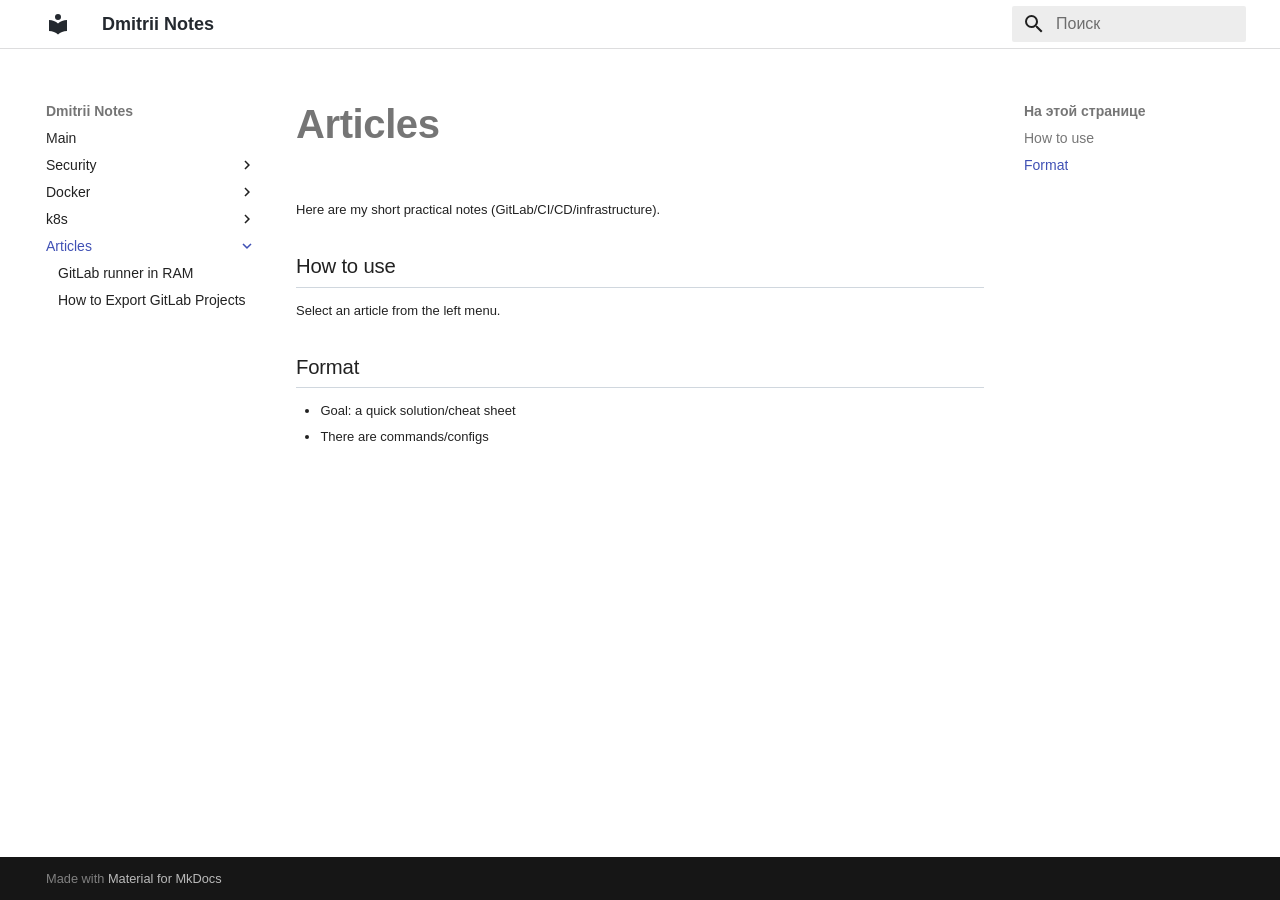
<file: articles/index.html>
<!doctype html>
<html lang="ru" class="no-js">
  <head>
    
      <meta charset="utf-8">
      <meta name="viewport" content="width=device-width,initial-scale=1">
      
      
      
        <link rel="canonical" href="https://dmitrii-saprin.github.io/pages/articles/">
      
      
        <link rel="prev" href="../docker/docker/">
      
      
        <link rel="next" href="gitlab-runner_in_ram/">
      
      
        
      
      
      <link rel="icon" href="../assets/images/favicon.png">
      <meta name="generator" content="mkdocs-1.6.1, mkdocs-material-9.7.4">
    
    
      
        <title>Articles - Dmitrii Notes</title>
      
    
    
      <link rel="stylesheet" href="../assets/stylesheets/main.484c7ddc.min.css">
      
        
        <link rel="stylesheet" href="../assets/stylesheets/palette.ab4e12ef.min.css">
      
      


    
    
      
    
    
      
    
    
      <link rel="stylesheet" href="../stylesheets/extra.css">
    
    <script>__md_scope=new URL("..",location),__md_hash=e=>[...e].reduce(((e,_)=>(e<<5)-e+_.charCodeAt(0)),0),__md_get=(e,_=localStorage,t=__md_scope)=>JSON.parse(_.getItem(t.pathname+"."+e)),__md_set=(e,_,t=localStorage,a=__md_scope)=>{try{t.setItem(a.pathname+"."+e,JSON.stringify(_))}catch(e){}}</script>
    
      

    
    
  </head>
  
  
    
    
      
    
    
    
    
    <body dir="ltr" data-md-color-scheme="default" data-md-color-primary="white" data-md-color-accent="indigo">
  
    
    <input class="md-toggle" data-md-toggle="drawer" type="checkbox" id="__drawer" autocomplete="off">
    <input class="md-toggle" data-md-toggle="search" type="checkbox" id="__search" autocomplete="off">
    <label class="md-overlay" for="__drawer"></label>
    <div data-md-component="skip">
      
        
        <a href="#articles" class="md-skip">
          Перейти к содержанию
        </a>
      
    </div>
    <div data-md-component="announce">
      
    </div>
    
    
      

  

<header class="md-header md-header--shadow" data-md-component="header">
  <nav class="md-header__inner md-grid" aria-label="Верхний колонтитул">
    <a href=".." title="Dmitrii Notes" class="md-header__button md-logo" aria-label="Dmitrii Notes" data-md-component="logo">
      
  
  <svg xmlns="http://www.w3.org/2000/svg" viewBox="0 0 24 24"><path d="M12 8a3 3 0 0 0 3-3 3 3 0 0 0-3-3 3 3 0 0 0-3 3 3 3 0 0 0 3 3m0 3.54C9.64 9.35 6.5 8 3 8v11c3.5 0 6.64 1.35 9 3.54 2.36-2.19 5.5-3.54 9-3.54V8c-3.5 0-6.64 1.35-9 3.54"/></svg>

    </a>
    <label class="md-header__button md-icon" for="__drawer">
      
      <svg xmlns="http://www.w3.org/2000/svg" viewBox="0 0 24 24"><path d="M3 6h18v2H3zm0 5h18v2H3zm0 5h18v2H3z"/></svg>
    </label>
    <div class="md-header__title" data-md-component="header-title">
      <div class="md-header__ellipsis">
        <div class="md-header__topic">
          <span class="md-ellipsis">
            Dmitrii Notes
          </span>
        </div>
        <div class="md-header__topic" data-md-component="header-topic">
          <span class="md-ellipsis">
            
              Articles
            
          </span>
        </div>
      </div>
    </div>
    
      
        <form class="md-header__option" data-md-component="palette">
  
    
    
    
    <input class="md-option" data-md-color-media="" data-md-color-scheme="default" data-md-color-primary="white" data-md-color-accent="indigo"  aria-hidden="true"  type="radio" name="__palette" id="__palette_0">
    
  
</form>
      
    
    
      <script>var palette=__md_get("__palette");if(palette&&palette.color){if("(prefers-color-scheme)"===palette.color.media){var media=matchMedia("(prefers-color-scheme: light)"),input=document.querySelector(media.matches?"[data-md-color-media='(prefers-color-scheme: light)']":"[data-md-color-media='(prefers-color-scheme: dark)']");palette.color.media=input.getAttribute("data-md-color-media"),palette.color.scheme=input.getAttribute("data-md-color-scheme"),palette.color.primary=input.getAttribute("data-md-color-primary"),palette.color.accent=input.getAttribute("data-md-color-accent")}for(var[key,value]of Object.entries(palette.color))document.body.setAttribute("data-md-color-"+key,value)}</script>
    
    
    
      
      
        <label class="md-header__button md-icon" for="__search">
          
          <svg xmlns="http://www.w3.org/2000/svg" viewBox="0 0 24 24"><path d="M9.5 3A6.5 6.5 0 0 1 16 9.5c0 1.61-.59 3.09-1.56 4.23l.27.27h.79l5 5-1.5 1.5-5-5v-.79l-.27-.27A6.52 6.52 0 0 1 9.5 16 6.5 6.5 0 0 1 3 9.5 6.5 6.5 0 0 1 9.5 3m0 2C7 5 5 7 5 9.5S7 14 9.5 14 14 12 14 9.5 12 5 9.5 5"/></svg>
        </label>
        <div class="md-search" data-md-component="search" role="dialog">
  <label class="md-search__overlay" for="__search"></label>
  <div class="md-search__inner" role="search">
    <form class="md-search__form" name="search">
      <input type="text" class="md-search__input" name="query" aria-label="Поиск" placeholder="Поиск" autocapitalize="off" autocorrect="off" autocomplete="off" spellcheck="false" data-md-component="search-query" required>
      <label class="md-search__icon md-icon" for="__search">
        
        <svg xmlns="http://www.w3.org/2000/svg" viewBox="0 0 24 24"><path d="M9.5 3A6.5 6.5 0 0 1 16 9.5c0 1.61-.59 3.09-1.56 4.23l.27.27h.79l5 5-1.5 1.5-5-5v-.79l-.27-.27A6.52 6.52 0 0 1 9.5 16 6.5 6.5 0 0 1 3 9.5 6.5 6.5 0 0 1 9.5 3m0 2C7 5 5 7 5 9.5S7 14 9.5 14 14 12 14 9.5 12 5 9.5 5"/></svg>
        
        <svg xmlns="http://www.w3.org/2000/svg" viewBox="0 0 24 24"><path d="M20 11v2H8l5.5 5.5-1.42 1.42L4.16 12l7.92-7.92L13.5 5.5 8 11z"/></svg>
      </label>
      <nav class="md-search__options" aria-label="Поиск">
        
        <button type="reset" class="md-search__icon md-icon" title="Очистить" aria-label="Очистить" tabindex="-1">
          
          <svg xmlns="http://www.w3.org/2000/svg" viewBox="0 0 24 24"><path d="M19 6.41 17.59 5 12 10.59 6.41 5 5 6.41 10.59 12 5 17.59 6.41 19 12 13.41 17.59 19 19 17.59 13.41 12z"/></svg>
        </button>
      </nav>
      
        <div class="md-search__suggest" data-md-component="search-suggest"></div>
      
    </form>
    <div class="md-search__output">
      <div class="md-search__scrollwrap" tabindex="0" data-md-scrollfix>
        <div class="md-search-result" data-md-component="search-result">
          <div class="md-search-result__meta">
            Инициализация поиска
          </div>
          <ol class="md-search-result__list" role="presentation"></ol>
        </div>
      </div>
    </div>
  </div>
</div>
      
    
    
  </nav>
  
</header>
    
    <div class="md-container" data-md-component="container">
      
      
        
          
        
      
      <main class="md-main" data-md-component="main">
        <div class="md-main__inner md-grid">
          
            
              
              <div class="md-sidebar md-sidebar--primary" data-md-component="sidebar" data-md-type="navigation" >
                <div class="md-sidebar__scrollwrap">
                  <div class="md-sidebar__inner">
                    



<nav class="md-nav md-nav--primary" aria-label="Навигация" data-md-level="0">
  <label class="md-nav__title" for="__drawer">
    <a href=".." title="Dmitrii Notes" class="md-nav__button md-logo" aria-label="Dmitrii Notes" data-md-component="logo">
      
  
  <svg xmlns="http://www.w3.org/2000/svg" viewBox="0 0 24 24"><path d="M12 8a3 3 0 0 0 3-3 3 3 0 0 0-3-3 3 3 0 0 0-3 3 3 3 0 0 0 3 3m0 3.54C9.64 9.35 6.5 8 3 8v11c3.5 0 6.64 1.35 9 3.54 2.36-2.19 5.5-3.54 9-3.54V8c-3.5 0-6.64 1.35-9 3.54"/></svg>

    </a>
    Dmitrii Notes
  </label>
  
  <ul class="md-nav__list" data-md-scrollfix>
    
      
      
  
  
  
  
    <li class="md-nav__item">
      <a href="../index.md" class="md-nav__link">
        
  
  
  <span class="md-ellipsis">
    
  
    Main
  

    
  </span>
  
  

      </a>
    </li>
  

    
      
      
  
  
  
  
    
    
      
        
      
    
    
    
    
    <li class="md-nav__item md-nav__item--nested">
      
        
        
        <input class="md-nav__toggle md-toggle " type="checkbox" id="__nav_2" >
        
          
          <label class="md-nav__link" for="__nav_2" id="__nav_2_label" tabindex="0">
            
  
  
  <span class="md-ellipsis">
    
  
    Security
  

    
  </span>
  
  

            <span class="md-nav__icon md-icon"></span>
          </label>
        
        <nav class="md-nav" data-md-level="1" aria-labelledby="__nav_2_label" aria-expanded="false">
          <label class="md-nav__title" for="__nav_2">
            <span class="md-nav__icon md-icon"></span>
            
  
    Security
  

          </label>
          <ul class="md-nav__list" data-md-scrollfix>
            
              
                
  
  
  
  
    <li class="md-nav__item">
      <a href="../security/index.md" class="md-nav__link">
        
  
  
  <span class="md-ellipsis">
    
  
    None
  

    
  </span>
  
  

      </a>
    </li>
  

              
            
          </ul>
        </nav>
      
    </li>
  

    
      
      
  
  
  
  
    
    
      
        
      
        
      
    
    
    
    
    <li class="md-nav__item md-nav__item--nested">
      
        
        
        <input class="md-nav__toggle md-toggle " type="checkbox" id="__nav_3" >
        
          
          <label class="md-nav__link" for="__nav_3" id="__nav_3_label" tabindex="0">
            
  
  
  <span class="md-ellipsis">
    
  
    Docker
  

    
  </span>
  
  

            <span class="md-nav__icon md-icon"></span>
          </label>
        
        <nav class="md-nav" data-md-level="1" aria-labelledby="__nav_3_label" aria-expanded="false">
          <label class="md-nav__title" for="__nav_3">
            <span class="md-nav__icon md-icon"></span>
            
  
    Docker
  

          </label>
          <ul class="md-nav__list" data-md-scrollfix>
            
              
                
  
  
  
  
    <li class="md-nav__item">
      <a href="../docker/index.md" class="md-nav__link">
        
  
  
  <span class="md-ellipsis">
    
  
    None
  

    
  </span>
  
  

      </a>
    </li>
  

              
            
              
                
  
  
  
  
    <li class="md-nav__item">
      <a href="../docker/docker/" class="md-nav__link">
        
  
  
  <span class="md-ellipsis">
    
  
    General Notes
  

    
  </span>
  
  

      </a>
    </li>
  

              
            
          </ul>
        </nav>
      
    </li>
  

    
      
      
  
  
  
  
    
    
      
        
      
    
    
    
    
    <li class="md-nav__item md-nav__item--nested">
      
        
        
        <input class="md-nav__toggle md-toggle " type="checkbox" id="__nav_4" >
        
          
          <label class="md-nav__link" for="__nav_4" id="__nav_4_label" tabindex="0">
            
  
  
  <span class="md-ellipsis">
    
  
    k8s
  

    
  </span>
  
  

            <span class="md-nav__icon md-icon"></span>
          </label>
        
        <nav class="md-nav" data-md-level="1" aria-labelledby="__nav_4_label" aria-expanded="false">
          <label class="md-nav__title" for="__nav_4">
            <span class="md-nav__icon md-icon"></span>
            
  
    k8s
  

          </label>
          <ul class="md-nav__list" data-md-scrollfix>
            
              
                
  
  
  
  
    <li class="md-nav__item">
      <a href="../k8s/index.md" class="md-nav__link">
        
  
  
  <span class="md-ellipsis">
    
  
    None
  

    
  </span>
  
  

      </a>
    </li>
  

              
            
          </ul>
        </nav>
      
    </li>
  

    
      
      
  
  
    
  
  
  
    
    
      
        
          
        
      
        
      
        
      
    
    
    
    
    <li class="md-nav__item md-nav__item--active md-nav__item--nested">
      
        
        
        <input class="md-nav__toggle md-toggle " type="checkbox" id="__nav_5" checked>
        
          
          <div class="md-nav__link md-nav__container">
            <a href="./" class="md-nav__link md-nav__link--active">
              
  
  
  <span class="md-ellipsis">
    
  
    Articles
  

    
  </span>
  
  

            </a>
            
              
              <label class="md-nav__link md-nav__link--active" for="__nav_5" id="__nav_5_label" tabindex="0">
                <span class="md-nav__icon md-icon"></span>
              </label>
            
          </div>
        
        <nav class="md-nav" data-md-level="1" aria-labelledby="__nav_5_label" aria-expanded="true">
          <label class="md-nav__title" for="__nav_5">
            <span class="md-nav__icon md-icon"></span>
            
  
    Articles
  

          </label>
          <ul class="md-nav__list" data-md-scrollfix>
            
              
            
              
                
  
  
  
  
    <li class="md-nav__item">
      <a href="gitlab-runner_in_ram/" class="md-nav__link">
        
  
  
  <span class="md-ellipsis">
    
  
    GitLab runner in RAM
  

    
  </span>
  
  

      </a>
    </li>
  

              
            
              
                
  
  
  
  
    <li class="md-nav__item">
      <a href="gitlab_repos_exporter/" class="md-nav__link">
        
  
  
  <span class="md-ellipsis">
    
  
    How to Export GitLab Projects
  

    
  </span>
  
  

      </a>
    </li>
  

              
            
          </ul>
        </nav>
      
    </li>
  

    
  </ul>
</nav>
                  </div>
                </div>
              </div>
            
            
              
              <div class="md-sidebar md-sidebar--secondary" data-md-component="sidebar" data-md-type="toc" >
                <div class="md-sidebar__scrollwrap">
                  <div class="md-sidebar__inner">
                    

  

<nav class="md-nav md-nav--secondary" aria-label="На этой странице">
  
  
  
    
  
  
    <label class="md-nav__title" for="__toc">
      <span class="md-nav__icon md-icon"></span>
      На этой странице
    </label>
    <ul class="md-nav__list" data-md-component="toc" data-md-scrollfix>
      
        <li class="md-nav__item">
  <a href="#how-to-use" class="md-nav__link">
    <span class="md-ellipsis">
      
        How to use
      
    </span>
  </a>
  
</li>
      
        <li class="md-nav__item">
  <a href="#format" class="md-nav__link">
    <span class="md-ellipsis">
      
        Format
      
    </span>
  </a>
  
</li>
      
    </ul>
  
</nav>
                  </div>
                </div>
              </div>
            
          
          
            <div class="md-content" data-md-component="content">
              
              <article class="md-content__inner md-typeset">
                
                  



<h1 id="articles">Articles<a class="headerlink" href="#articles" title="Permanent link">&para;</a></h1>
<p>Here are my short practical notes (GitLab/CI/CD/infrastructure).</p>
<h2 id="how-to-use">How to use<a class="headerlink" href="#how-to-use" title="Permanent link">&para;</a></h2>
<p>Select an article from the left menu.</p>
<h2 id="format">Format<a class="headerlink" href="#format" title="Permanent link">&para;</a></h2>
<ul>
<li>Goal: a quick solution/cheat sheet</li>
<li>There are commands/configs</li>
</ul>












                
              </article>
            </div>
          
          
<script>var target=document.getElementById(location.hash.slice(1));target&&target.name&&(target.checked=target.name.startsWith("__tabbed_"))</script>
        </div>
        
          <button type="button" class="md-top md-icon" data-md-component="top" hidden>
  
  <svg xmlns="http://www.w3.org/2000/svg" viewBox="0 0 24 24"><path d="M13 20h-2V8l-5.5 5.5-1.42-1.42L12 4.16l7.92 7.92-1.42 1.42L13 8z"/></svg>
  К началу
</button>
        
      </main>
      
        <footer class="md-footer">
  
  <div class="md-footer-meta md-typeset">
    <div class="md-footer-meta__inner md-grid">
      <div class="md-copyright">
  
  
    Made with
    <a href="https://squidfunk.github.io/mkdocs-material/" target="_blank" rel="noopener">
      Material for MkDocs
    </a>
  
</div>
      
    </div>
  </div>
</footer>
      
    </div>
    <div class="md-dialog" data-md-component="dialog">
      <div class="md-dialog__inner md-typeset"></div>
    </div>
    
    
    
      
      
      <script id="__config" type="application/json">{"annotate": null, "base": "..", "features": ["navigation.indexes", "navigation.tracking", "navigation.top", "search.suggest", "search.highlight", "content.code.copy"], "search": "../assets/javascripts/workers/search.2c215733.min.js", "tags": null, "translations": {"clipboard.copied": "\u0421\u043a\u043e\u043f\u0438\u0440\u043e\u0432\u0430\u043d\u043e \u0432 \u0431\u0443\u0444\u0435\u0440", "clipboard.copy": "\u041a\u043e\u043f\u0438\u0440\u043e\u0432\u0430\u0442\u044c \u0432 \u0431\u0443\u0444\u0435\u0440", "search.result.more.one": "\u0415\u0449\u0451 1 \u043d\u0430 \u044d\u0442\u043e\u0439 \u0441\u0442\u0440\u0430\u043d\u0438\u0446\u0435", "search.result.more.other": "\u0415\u0449\u0451 # \u043d\u0430 \u044d\u0442\u043e\u0439 \u0441\u0442\u0440\u0430\u043d\u0438\u0446\u0435", "search.result.none": "\u0421\u043e\u0432\u043f\u0430\u0434\u0435\u043d\u0438\u0439 \u043d\u0435 \u043d\u0430\u0439\u0434\u0435\u043d\u043e", "search.result.one": "\u041d\u0430\u0439\u0434\u0435\u043d\u043e 1 \u0441\u043e\u0432\u043f\u0430\u0434\u0435\u043d\u0438\u0435", "search.result.other": "\u041d\u0430\u0439\u0434\u0435\u043d\u043e \u0441\u043e\u0432\u043f\u0430\u0434\u0435\u043d\u0438\u0439: #", "search.result.placeholder": "\u041d\u0430\u0447\u043d\u0438\u0442\u0435 \u043f\u0435\u0447\u0430\u0442\u0430\u0442\u044c \u0434\u043b\u044f \u043f\u043e\u0438\u0441\u043a\u0430", "search.result.term.missing": "\u041e\u0442\u0441\u0443\u0442\u0441\u0442\u0432\u0443\u0435\u0442", "select.version": "\u0412\u044b\u0431\u0435\u0440\u0438\u0442\u0435 \u0432\u0435\u0440\u0441\u0438\u044e"}, "version": null}</script>
    
    
      <script src="../assets/javascripts/bundle.79ae519e.min.js"></script>
      
    
  </body>
</html>
</file>
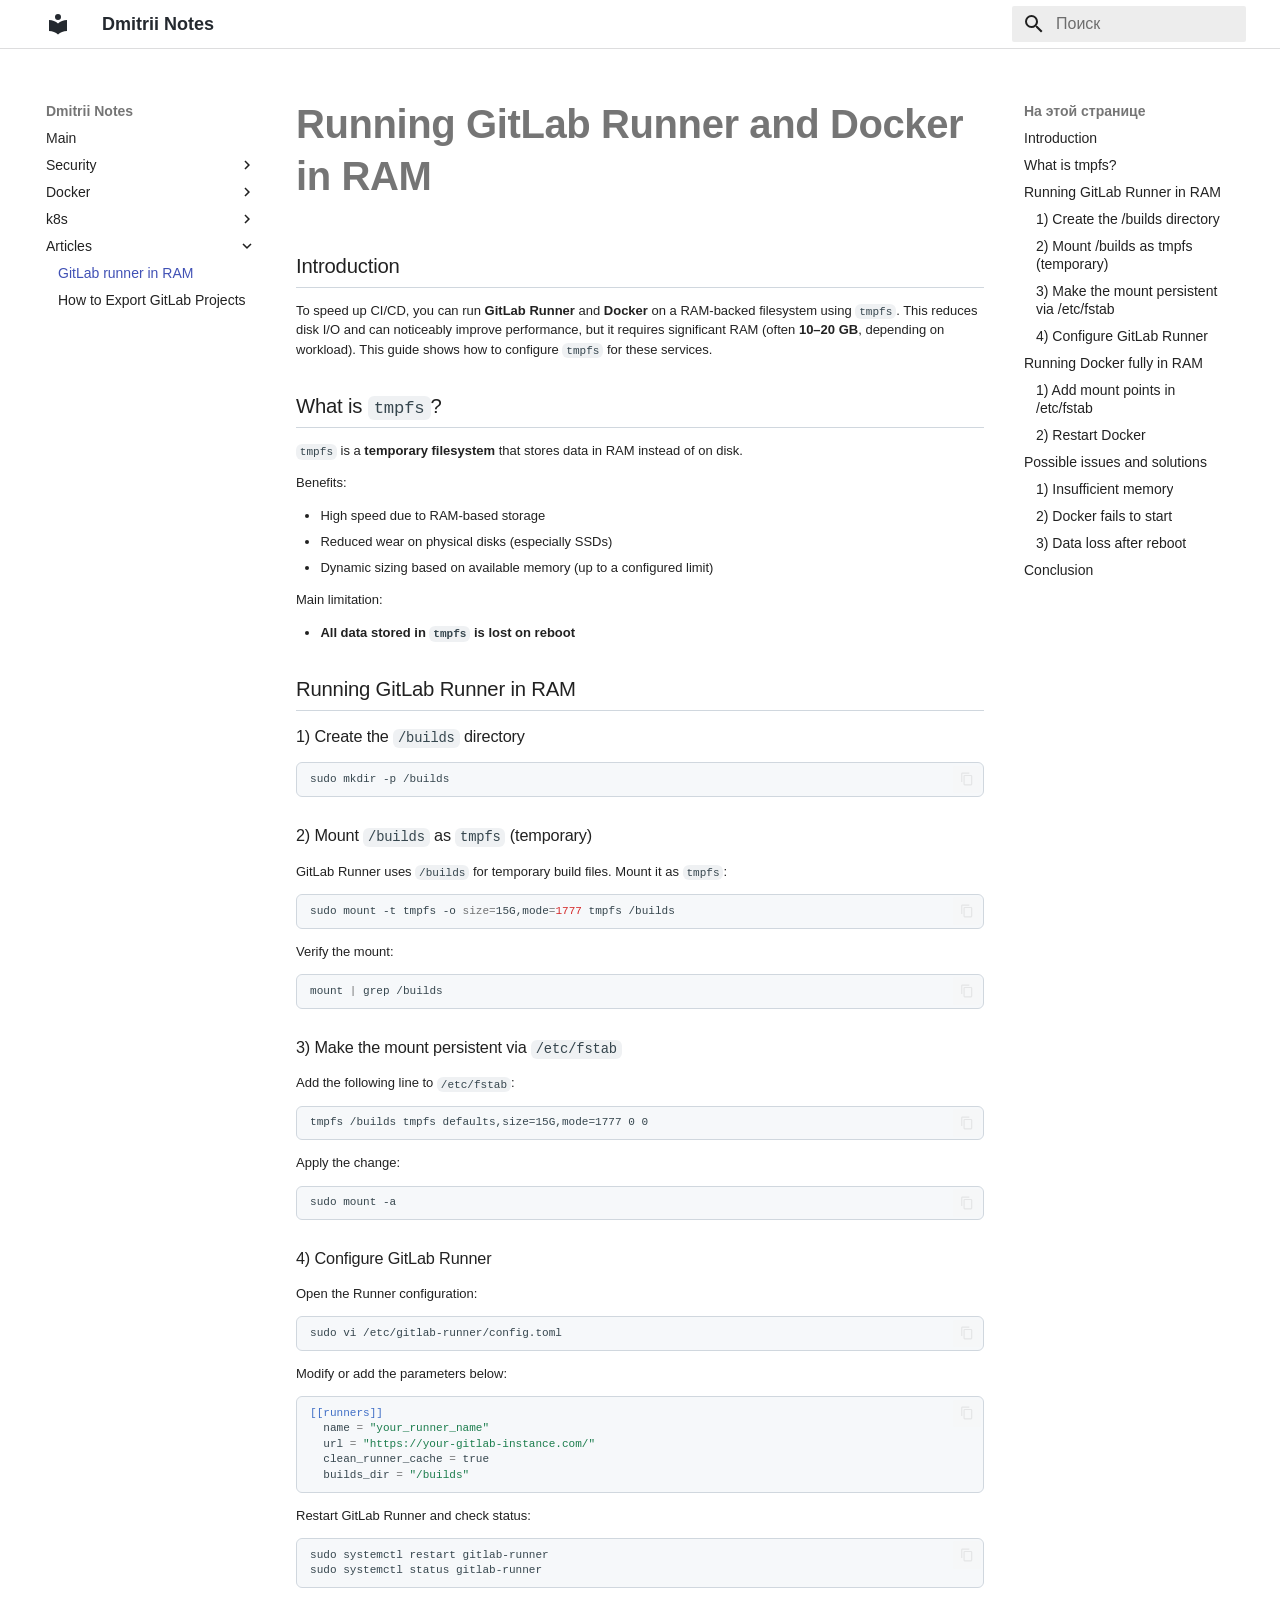
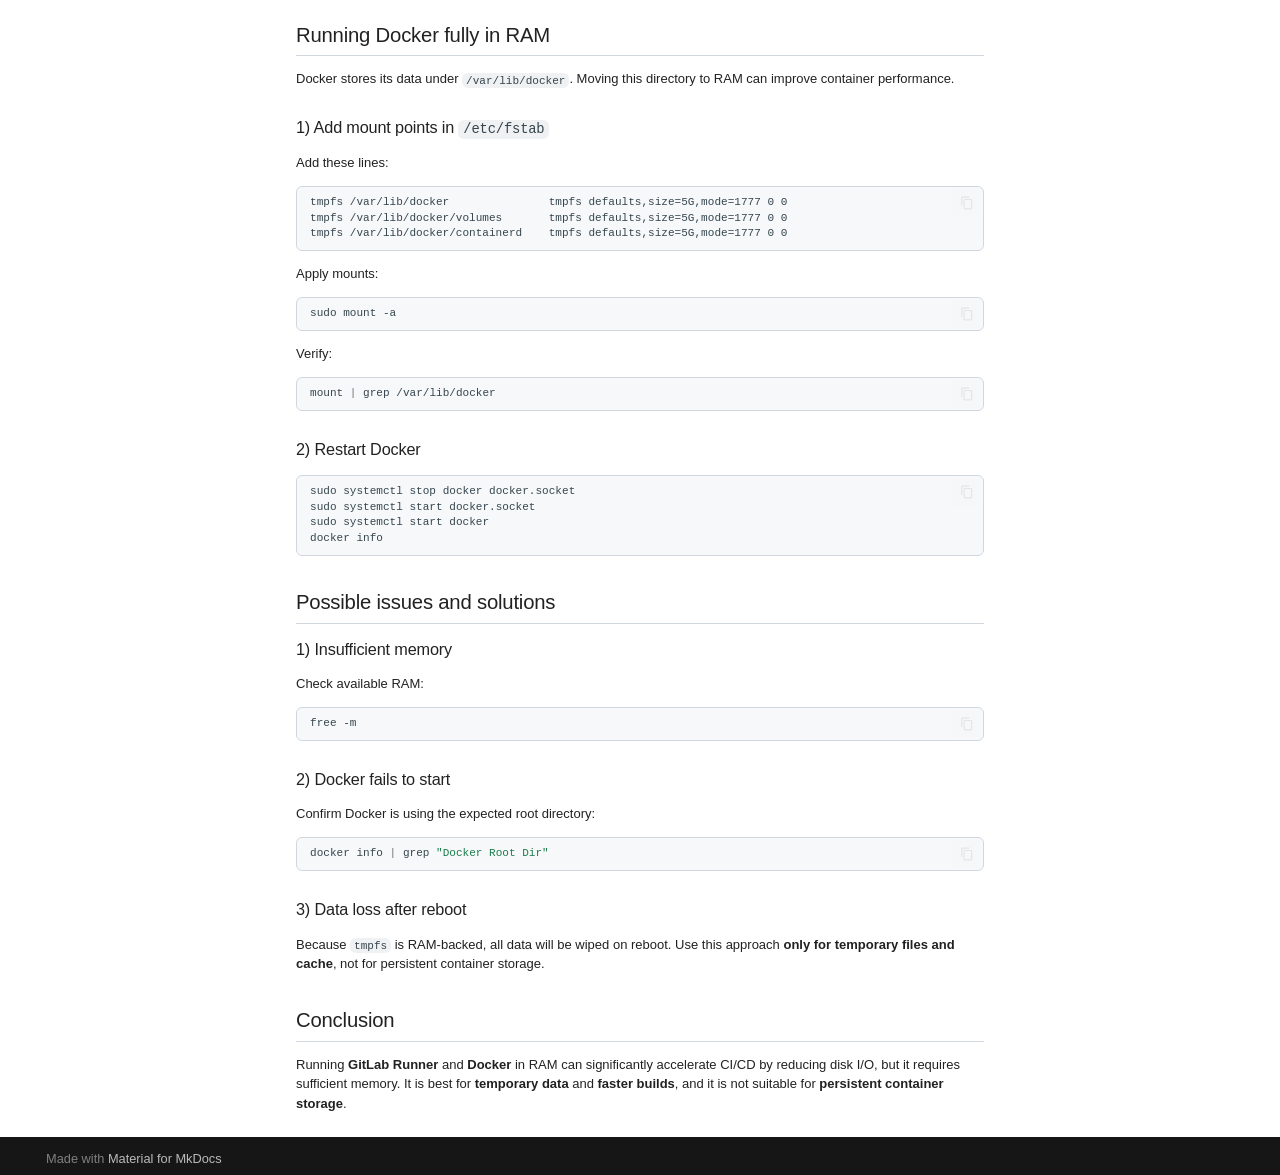
<file: articles/gitlab-runner_in_ram/index.html>
<!doctype html>
<html lang="ru" class="no-js">
  <head>
    
      <meta charset="utf-8">
      <meta name="viewport" content="width=device-width,initial-scale=1">
      
      
      
        <link rel="canonical" href="https://dmitrii-saprin.github.io/pages/articles/gitlab-runner_in_ram/">
      
      
        <link rel="prev" href="../">
      
      
        <link rel="next" href="../gitlab_repos_exporter/">
      
      
        
      
      
      <link rel="icon" href="../../assets/images/favicon.png">
      <meta name="generator" content="mkdocs-1.6.1, mkdocs-material-9.7.4">
    
    
      
        <title>GitLab runner in RAM - Dmitrii Notes</title>
      
    
    
      <link rel="stylesheet" href="../../assets/stylesheets/main.484c7ddc.min.css">
      
        
        <link rel="stylesheet" href="../../assets/stylesheets/palette.ab4e12ef.min.css">
      
      


    
    
      
    
    
      
    
    
      <link rel="stylesheet" href="../../stylesheets/extra.css">
    
    <script>__md_scope=new URL("../..",location),__md_hash=e=>[...e].reduce(((e,_)=>(e<<5)-e+_.charCodeAt(0)),0),__md_get=(e,_=localStorage,t=__md_scope)=>JSON.parse(_.getItem(t.pathname+"."+e)),__md_set=(e,_,t=localStorage,a=__md_scope)=>{try{t.setItem(a.pathname+"."+e,JSON.stringify(_))}catch(e){}}</script>
    
      

    
    
  </head>
  
  
    
    
      
    
    
    
    
    <body dir="ltr" data-md-color-scheme="default" data-md-color-primary="white" data-md-color-accent="indigo">
  
    
    <input class="md-toggle" data-md-toggle="drawer" type="checkbox" id="__drawer" autocomplete="off">
    <input class="md-toggle" data-md-toggle="search" type="checkbox" id="__search" autocomplete="off">
    <label class="md-overlay" for="__drawer"></label>
    <div data-md-component="skip">
      
        
        <a href="#running-gitlab-runner-and-docker-in-ram" class="md-skip">
          Перейти к содержанию
        </a>
      
    </div>
    <div data-md-component="announce">
      
    </div>
    
    
      

  

<header class="md-header md-header--shadow" data-md-component="header">
  <nav class="md-header__inner md-grid" aria-label="Верхний колонтитул">
    <a href="../.." title="Dmitrii Notes" class="md-header__button md-logo" aria-label="Dmitrii Notes" data-md-component="logo">
      
  
  <svg xmlns="http://www.w3.org/2000/svg" viewBox="0 0 24 24"><path d="M12 8a3 3 0 0 0 3-3 3 3 0 0 0-3-3 3 3 0 0 0-3 3 3 3 0 0 0 3 3m0 3.54C9.64 9.35 6.5 8 3 8v11c3.5 0 6.64 1.35 9 3.54 2.36-2.19 5.5-3.54 9-3.54V8c-3.5 0-6.64 1.35-9 3.54"/></svg>

    </a>
    <label class="md-header__button md-icon" for="__drawer">
      
      <svg xmlns="http://www.w3.org/2000/svg" viewBox="0 0 24 24"><path d="M3 6h18v2H3zm0 5h18v2H3zm0 5h18v2H3z"/></svg>
    </label>
    <div class="md-header__title" data-md-component="header-title">
      <div class="md-header__ellipsis">
        <div class="md-header__topic">
          <span class="md-ellipsis">
            Dmitrii Notes
          </span>
        </div>
        <div class="md-header__topic" data-md-component="header-topic">
          <span class="md-ellipsis">
            
              GitLab runner in RAM
            
          </span>
        </div>
      </div>
    </div>
    
      
        <form class="md-header__option" data-md-component="palette">
  
    
    
    
    <input class="md-option" data-md-color-media="" data-md-color-scheme="default" data-md-color-primary="white" data-md-color-accent="indigo"  aria-hidden="true"  type="radio" name="__palette" id="__palette_0">
    
  
</form>
      
    
    
      <script>var palette=__md_get("__palette");if(palette&&palette.color){if("(prefers-color-scheme)"===palette.color.media){var media=matchMedia("(prefers-color-scheme: light)"),input=document.querySelector(media.matches?"[data-md-color-media='(prefers-color-scheme: light)']":"[data-md-color-media='(prefers-color-scheme: dark)']");palette.color.media=input.getAttribute("data-md-color-media"),palette.color.scheme=input.getAttribute("data-md-color-scheme"),palette.color.primary=input.getAttribute("data-md-color-primary"),palette.color.accent=input.getAttribute("data-md-color-accent")}for(var[key,value]of Object.entries(palette.color))document.body.setAttribute("data-md-color-"+key,value)}</script>
    
    
    
      
      
        <label class="md-header__button md-icon" for="__search">
          
          <svg xmlns="http://www.w3.org/2000/svg" viewBox="0 0 24 24"><path d="M9.5 3A6.5 6.5 0 0 1 16 9.5c0 1.61-.59 3.09-1.56 4.23l.27.27h.79l5 5-1.5 1.5-5-5v-.79l-.27-.27A6.52 6.52 0 0 1 9.5 16 6.5 6.5 0 0 1 3 9.5 6.5 6.5 0 0 1 9.5 3m0 2C7 5 5 7 5 9.5S7 14 9.5 14 14 12 14 9.5 12 5 9.5 5"/></svg>
        </label>
        <div class="md-search" data-md-component="search" role="dialog">
  <label class="md-search__overlay" for="__search"></label>
  <div class="md-search__inner" role="search">
    <form class="md-search__form" name="search">
      <input type="text" class="md-search__input" name="query" aria-label="Поиск" placeholder="Поиск" autocapitalize="off" autocorrect="off" autocomplete="off" spellcheck="false" data-md-component="search-query" required>
      <label class="md-search__icon md-icon" for="__search">
        
        <svg xmlns="http://www.w3.org/2000/svg" viewBox="0 0 24 24"><path d="M9.5 3A6.5 6.5 0 0 1 16 9.5c0 1.61-.59 3.09-1.56 4.23l.27.27h.79l5 5-1.5 1.5-5-5v-.79l-.27-.27A6.52 6.52 0 0 1 9.5 16 6.5 6.5 0 0 1 3 9.5 6.5 6.5 0 0 1 9.5 3m0 2C7 5 5 7 5 9.5S7 14 9.5 14 14 12 14 9.5 12 5 9.5 5"/></svg>
        
        <svg xmlns="http://www.w3.org/2000/svg" viewBox="0 0 24 24"><path d="M20 11v2H8l5.5 5.5-1.42 1.42L4.16 12l7.92-7.92L13.5 5.5 8 11z"/></svg>
      </label>
      <nav class="md-search__options" aria-label="Поиск">
        
        <button type="reset" class="md-search__icon md-icon" title="Очистить" aria-label="Очистить" tabindex="-1">
          
          <svg xmlns="http://www.w3.org/2000/svg" viewBox="0 0 24 24"><path d="M19 6.41 17.59 5 12 10.59 6.41 5 5 6.41 10.59 12 5 17.59 6.41 19 12 13.41 17.59 19 19 17.59 13.41 12z"/></svg>
        </button>
      </nav>
      
        <div class="md-search__suggest" data-md-component="search-suggest"></div>
      
    </form>
    <div class="md-search__output">
      <div class="md-search__scrollwrap" tabindex="0" data-md-scrollfix>
        <div class="md-search-result" data-md-component="search-result">
          <div class="md-search-result__meta">
            Инициализация поиска
          </div>
          <ol class="md-search-result__list" role="presentation"></ol>
        </div>
      </div>
    </div>
  </div>
</div>
      
    
    
  </nav>
  
</header>
    
    <div class="md-container" data-md-component="container">
      
      
        
          
        
      
      <main class="md-main" data-md-component="main">
        <div class="md-main__inner md-grid">
          
            
              
              <div class="md-sidebar md-sidebar--primary" data-md-component="sidebar" data-md-type="navigation" >
                <div class="md-sidebar__scrollwrap">
                  <div class="md-sidebar__inner">
                    



<nav class="md-nav md-nav--primary" aria-label="Навигация" data-md-level="0">
  <label class="md-nav__title" for="__drawer">
    <a href="../.." title="Dmitrii Notes" class="md-nav__button md-logo" aria-label="Dmitrii Notes" data-md-component="logo">
      
  
  <svg xmlns="http://www.w3.org/2000/svg" viewBox="0 0 24 24"><path d="M12 8a3 3 0 0 0 3-3 3 3 0 0 0-3-3 3 3 0 0 0-3 3 3 3 0 0 0 3 3m0 3.54C9.64 9.35 6.5 8 3 8v11c3.5 0 6.64 1.35 9 3.54 2.36-2.19 5.5-3.54 9-3.54V8c-3.5 0-6.64 1.35-9 3.54"/></svg>

    </a>
    Dmitrii Notes
  </label>
  
  <ul class="md-nav__list" data-md-scrollfix>
    
      
      
  
  
  
  
    <li class="md-nav__item">
      <a href="../../index.md" class="md-nav__link">
        
  
  
  <span class="md-ellipsis">
    
  
    Main
  

    
  </span>
  
  

      </a>
    </li>
  

    
      
      
  
  
  
  
    
    
      
        
      
    
    
    
    
    <li class="md-nav__item md-nav__item--nested">
      
        
        
        <input class="md-nav__toggle md-toggle " type="checkbox" id="__nav_2" >
        
          
          <label class="md-nav__link" for="__nav_2" id="__nav_2_label" tabindex="0">
            
  
  
  <span class="md-ellipsis">
    
  
    Security
  

    
  </span>
  
  

            <span class="md-nav__icon md-icon"></span>
          </label>
        
        <nav class="md-nav" data-md-level="1" aria-labelledby="__nav_2_label" aria-expanded="false">
          <label class="md-nav__title" for="__nav_2">
            <span class="md-nav__icon md-icon"></span>
            
  
    Security
  

          </label>
          <ul class="md-nav__list" data-md-scrollfix>
            
              
                
  
  
  
  
    <li class="md-nav__item">
      <a href="../../security/index.md" class="md-nav__link">
        
  
  
  <span class="md-ellipsis">
    
  
    None
  

    
  </span>
  
  

      </a>
    </li>
  

              
            
          </ul>
        </nav>
      
    </li>
  

    
      
      
  
  
  
  
    
    
      
        
      
        
      
    
    
    
    
    <li class="md-nav__item md-nav__item--nested">
      
        
        
        <input class="md-nav__toggle md-toggle " type="checkbox" id="__nav_3" >
        
          
          <label class="md-nav__link" for="__nav_3" id="__nav_3_label" tabindex="0">
            
  
  
  <span class="md-ellipsis">
    
  
    Docker
  

    
  </span>
  
  

            <span class="md-nav__icon md-icon"></span>
          </label>
        
        <nav class="md-nav" data-md-level="1" aria-labelledby="__nav_3_label" aria-expanded="false">
          <label class="md-nav__title" for="__nav_3">
            <span class="md-nav__icon md-icon"></span>
            
  
    Docker
  

          </label>
          <ul class="md-nav__list" data-md-scrollfix>
            
              
                
  
  
  
  
    <li class="md-nav__item">
      <a href="../../docker/index.md" class="md-nav__link">
        
  
  
  <span class="md-ellipsis">
    
  
    None
  

    
  </span>
  
  

      </a>
    </li>
  

              
            
              
                
  
  
  
  
    <li class="md-nav__item">
      <a href="../../docker/docker/" class="md-nav__link">
        
  
  
  <span class="md-ellipsis">
    
  
    General Notes
  

    
  </span>
  
  

      </a>
    </li>
  

              
            
          </ul>
        </nav>
      
    </li>
  

    
      
      
  
  
  
  
    
    
      
        
      
    
    
    
    
    <li class="md-nav__item md-nav__item--nested">
      
        
        
        <input class="md-nav__toggle md-toggle " type="checkbox" id="__nav_4" >
        
          
          <label class="md-nav__link" for="__nav_4" id="__nav_4_label" tabindex="0">
            
  
  
  <span class="md-ellipsis">
    
  
    k8s
  

    
  </span>
  
  

            <span class="md-nav__icon md-icon"></span>
          </label>
        
        <nav class="md-nav" data-md-level="1" aria-labelledby="__nav_4_label" aria-expanded="false">
          <label class="md-nav__title" for="__nav_4">
            <span class="md-nav__icon md-icon"></span>
            
  
    k8s
  

          </label>
          <ul class="md-nav__list" data-md-scrollfix>
            
              
                
  
  
  
  
    <li class="md-nav__item">
      <a href="../../k8s/index.md" class="md-nav__link">
        
  
  
  <span class="md-ellipsis">
    
  
    None
  

    
  </span>
  
  

      </a>
    </li>
  

              
            
          </ul>
        </nav>
      
    </li>
  

    
      
      
  
  
    
  
  
  
    
    
      
        
          
        
      
        
      
        
      
    
    
    
    
    <li class="md-nav__item md-nav__item--active md-nav__item--nested">
      
        
        
        <input class="md-nav__toggle md-toggle " type="checkbox" id="__nav_5" checked>
        
          
          <div class="md-nav__link md-nav__container">
            <a href="../" class="md-nav__link ">
              
  
  
  <span class="md-ellipsis">
    
  
    Articles
  

    
  </span>
  
  

            </a>
            
              
              <label class="md-nav__link " for="__nav_5" id="__nav_5_label" tabindex="0">
                <span class="md-nav__icon md-icon"></span>
              </label>
            
          </div>
        
        <nav class="md-nav" data-md-level="1" aria-labelledby="__nav_5_label" aria-expanded="true">
          <label class="md-nav__title" for="__nav_5">
            <span class="md-nav__icon md-icon"></span>
            
  
    Articles
  

          </label>
          <ul class="md-nav__list" data-md-scrollfix>
            
              
            
              
                
  
  
    
  
  
  
    <li class="md-nav__item md-nav__item--active">
      
      <input class="md-nav__toggle md-toggle" type="checkbox" id="__toc">
      
      
        
      
      
        <label class="md-nav__link md-nav__link--active" for="__toc">
          
  
  
  <span class="md-ellipsis">
    
  
    GitLab runner in RAM
  

    
  </span>
  
  

          <span class="md-nav__icon md-icon"></span>
        </label>
      
      <a href="./" class="md-nav__link md-nav__link--active">
        
  
  
  <span class="md-ellipsis">
    
  
    GitLab runner in RAM
  

    
  </span>
  
  

      </a>
      
        

  

<nav class="md-nav md-nav--secondary" aria-label="На этой странице">
  
  
  
    
  
  
    <label class="md-nav__title" for="__toc">
      <span class="md-nav__icon md-icon"></span>
      На этой странице
    </label>
    <ul class="md-nav__list" data-md-component="toc" data-md-scrollfix>
      
        <li class="md-nav__item">
  <a href="#introduction" class="md-nav__link">
    <span class="md-ellipsis">
      
        Introduction
      
    </span>
  </a>
  
</li>
      
        <li class="md-nav__item">
  <a href="#what-is-tmpfs" class="md-nav__link">
    <span class="md-ellipsis">
      
        What is tmpfs?
      
    </span>
  </a>
  
</li>
      
        <li class="md-nav__item">
  <a href="#running-gitlab-runner-in-ram" class="md-nav__link">
    <span class="md-ellipsis">
      
        Running GitLab Runner in RAM
      
    </span>
  </a>
  
    <nav class="md-nav" aria-label="Running GitLab Runner in RAM">
      <ul class="md-nav__list">
        
          <li class="md-nav__item">
  <a href="#1-create-the-builds-directory" class="md-nav__link">
    <span class="md-ellipsis">
      
        1) Create the /builds directory
      
    </span>
  </a>
  
</li>
        
          <li class="md-nav__item">
  <a href="#2-mount-builds-as-tmpfs-temporary" class="md-nav__link">
    <span class="md-ellipsis">
      
        2) Mount /builds as tmpfs (temporary)
      
    </span>
  </a>
  
</li>
        
          <li class="md-nav__item">
  <a href="#3-make-the-mount-persistent-via-etcfstab" class="md-nav__link">
    <span class="md-ellipsis">
      
        3) Make the mount persistent via /etc/fstab
      
    </span>
  </a>
  
</li>
        
          <li class="md-nav__item">
  <a href="#4-configure-gitlab-runner" class="md-nav__link">
    <span class="md-ellipsis">
      
        4) Configure GitLab Runner
      
    </span>
  </a>
  
</li>
        
      </ul>
    </nav>
  
</li>
      
        <li class="md-nav__item">
  <a href="#running-docker-fully-in-ram" class="md-nav__link">
    <span class="md-ellipsis">
      
        Running Docker fully in RAM
      
    </span>
  </a>
  
    <nav class="md-nav" aria-label="Running Docker fully in RAM">
      <ul class="md-nav__list">
        
          <li class="md-nav__item">
  <a href="#1-add-mount-points-in-etcfstab" class="md-nav__link">
    <span class="md-ellipsis">
      
        1) Add mount points in /etc/fstab
      
    </span>
  </a>
  
</li>
        
          <li class="md-nav__item">
  <a href="#2-restart-docker" class="md-nav__link">
    <span class="md-ellipsis">
      
        2) Restart Docker
      
    </span>
  </a>
  
</li>
        
      </ul>
    </nav>
  
</li>
      
        <li class="md-nav__item">
  <a href="#possible-issues-and-solutions" class="md-nav__link">
    <span class="md-ellipsis">
      
        Possible issues and solutions
      
    </span>
  </a>
  
    <nav class="md-nav" aria-label="Possible issues and solutions">
      <ul class="md-nav__list">
        
          <li class="md-nav__item">
  <a href="#1-insufficient-memory" class="md-nav__link">
    <span class="md-ellipsis">
      
        1) Insufficient memory
      
    </span>
  </a>
  
</li>
        
          <li class="md-nav__item">
  <a href="#2-docker-fails-to-start" class="md-nav__link">
    <span class="md-ellipsis">
      
        2) Docker fails to start
      
    </span>
  </a>
  
</li>
        
          <li class="md-nav__item">
  <a href="#3-data-loss-after-reboot" class="md-nav__link">
    <span class="md-ellipsis">
      
        3) Data loss after reboot
      
    </span>
  </a>
  
</li>
        
      </ul>
    </nav>
  
</li>
      
        <li class="md-nav__item">
  <a href="#conclusion" class="md-nav__link">
    <span class="md-ellipsis">
      
        Conclusion
      
    </span>
  </a>
  
</li>
      
    </ul>
  
</nav>
      
    </li>
  

              
            
              
                
  
  
  
  
    <li class="md-nav__item">
      <a href="../gitlab_repos_exporter/" class="md-nav__link">
        
  
  
  <span class="md-ellipsis">
    
  
    How to Export GitLab Projects
  

    
  </span>
  
  

      </a>
    </li>
  

              
            
          </ul>
        </nav>
      
    </li>
  

    
  </ul>
</nav>
                  </div>
                </div>
              </div>
            
            
              
              <div class="md-sidebar md-sidebar--secondary" data-md-component="sidebar" data-md-type="toc" >
                <div class="md-sidebar__scrollwrap">
                  <div class="md-sidebar__inner">
                    

  

<nav class="md-nav md-nav--secondary" aria-label="На этой странице">
  
  
  
    
  
  
    <label class="md-nav__title" for="__toc">
      <span class="md-nav__icon md-icon"></span>
      На этой странице
    </label>
    <ul class="md-nav__list" data-md-component="toc" data-md-scrollfix>
      
        <li class="md-nav__item">
  <a href="#introduction" class="md-nav__link">
    <span class="md-ellipsis">
      
        Introduction
      
    </span>
  </a>
  
</li>
      
        <li class="md-nav__item">
  <a href="#what-is-tmpfs" class="md-nav__link">
    <span class="md-ellipsis">
      
        What is tmpfs?
      
    </span>
  </a>
  
</li>
      
        <li class="md-nav__item">
  <a href="#running-gitlab-runner-in-ram" class="md-nav__link">
    <span class="md-ellipsis">
      
        Running GitLab Runner in RAM
      
    </span>
  </a>
  
    <nav class="md-nav" aria-label="Running GitLab Runner in RAM">
      <ul class="md-nav__list">
        
          <li class="md-nav__item">
  <a href="#1-create-the-builds-directory" class="md-nav__link">
    <span class="md-ellipsis">
      
        1) Create the /builds directory
      
    </span>
  </a>
  
</li>
        
          <li class="md-nav__item">
  <a href="#2-mount-builds-as-tmpfs-temporary" class="md-nav__link">
    <span class="md-ellipsis">
      
        2) Mount /builds as tmpfs (temporary)
      
    </span>
  </a>
  
</li>
        
          <li class="md-nav__item">
  <a href="#3-make-the-mount-persistent-via-etcfstab" class="md-nav__link">
    <span class="md-ellipsis">
      
        3) Make the mount persistent via /etc/fstab
      
    </span>
  </a>
  
</li>
        
          <li class="md-nav__item">
  <a href="#4-configure-gitlab-runner" class="md-nav__link">
    <span class="md-ellipsis">
      
        4) Configure GitLab Runner
      
    </span>
  </a>
  
</li>
        
      </ul>
    </nav>
  
</li>
      
        <li class="md-nav__item">
  <a href="#running-docker-fully-in-ram" class="md-nav__link">
    <span class="md-ellipsis">
      
        Running Docker fully in RAM
      
    </span>
  </a>
  
    <nav class="md-nav" aria-label="Running Docker fully in RAM">
      <ul class="md-nav__list">
        
          <li class="md-nav__item">
  <a href="#1-add-mount-points-in-etcfstab" class="md-nav__link">
    <span class="md-ellipsis">
      
        1) Add mount points in /etc/fstab
      
    </span>
  </a>
  
</li>
        
          <li class="md-nav__item">
  <a href="#2-restart-docker" class="md-nav__link">
    <span class="md-ellipsis">
      
        2) Restart Docker
      
    </span>
  </a>
  
</li>
        
      </ul>
    </nav>
  
</li>
      
        <li class="md-nav__item">
  <a href="#possible-issues-and-solutions" class="md-nav__link">
    <span class="md-ellipsis">
      
        Possible issues and solutions
      
    </span>
  </a>
  
    <nav class="md-nav" aria-label="Possible issues and solutions">
      <ul class="md-nav__list">
        
          <li class="md-nav__item">
  <a href="#1-insufficient-memory" class="md-nav__link">
    <span class="md-ellipsis">
      
        1) Insufficient memory
      
    </span>
  </a>
  
</li>
        
          <li class="md-nav__item">
  <a href="#2-docker-fails-to-start" class="md-nav__link">
    <span class="md-ellipsis">
      
        2) Docker fails to start
      
    </span>
  </a>
  
</li>
        
          <li class="md-nav__item">
  <a href="#3-data-loss-after-reboot" class="md-nav__link">
    <span class="md-ellipsis">
      
        3) Data loss after reboot
      
    </span>
  </a>
  
</li>
        
      </ul>
    </nav>
  
</li>
      
        <li class="md-nav__item">
  <a href="#conclusion" class="md-nav__link">
    <span class="md-ellipsis">
      
        Conclusion
      
    </span>
  </a>
  
</li>
      
    </ul>
  
</nav>
                  </div>
                </div>
              </div>
            
          
          
            <div class="md-content" data-md-component="content">
              
              <article class="md-content__inner md-typeset">
                
                  



<h1 id="running-gitlab-runner-and-docker-in-ram">Running GitLab Runner and Docker in RAM<a class="headerlink" href="#running-gitlab-runner-and-docker-in-ram" title="Permanent link">&para;</a></h1>
<h2 id="introduction">Introduction<a class="headerlink" href="#introduction" title="Permanent link">&para;</a></h2>
<p>To speed up CI/CD, you can run <strong>GitLab Runner</strong> and <strong>Docker</strong> on a RAM-backed filesystem using <code>tmpfs</code>. This reduces disk I/O and can noticeably improve performance, but it requires significant RAM (often <strong>10–20 GB</strong>, depending on workload). This guide shows how to configure <code>tmpfs</code> for these services.</p>
<h2 id="what-is-tmpfs">What is <code>tmpfs</code>?<a class="headerlink" href="#what-is-tmpfs" title="Permanent link">&para;</a></h2>
<p><code>tmpfs</code> is a <strong>temporary filesystem</strong> that stores data in RAM instead of on disk.</p>
<p>Benefits:</p>
<ul>
<li>High speed due to RAM-based storage</li>
<li>Reduced wear on physical disks (especially SSDs)</li>
<li>Dynamic sizing based on available memory (up to a configured limit)</li>
</ul>
<p>Main limitation:</p>
<ul>
<li><strong>All data stored in <code>tmpfs</code> is lost on reboot</strong></li>
</ul>
<h2 id="running-gitlab-runner-in-ram">Running GitLab Runner in RAM<a class="headerlink" href="#running-gitlab-runner-in-ram" title="Permanent link">&para;</a></h2>
<h3 id="1-create-the-builds-directory">1) Create the <code>/builds</code> directory<a class="headerlink" href="#1-create-the-builds-directory" title="Permanent link">&para;</a></h3>
<div class="highlight"><pre><span></span><code><a id="__codelineno-0-1" name="__codelineno-0-1" href="#__codelineno-0-1"></a>sudo<span class="w"> </span>mkdir<span class="w"> </span>-p<span class="w"> </span>/builds
</code></pre></div>
<h3 id="2-mount-builds-as-tmpfs-temporary">2) Mount <code>/builds</code> as <code>tmpfs</code> (temporary)<a class="headerlink" href="#2-mount-builds-as-tmpfs-temporary" title="Permanent link">&para;</a></h3>
<p>GitLab Runner uses <code>/builds</code> for temporary build files. Mount it as <code>tmpfs</code>:</p>
<div class="highlight"><pre><span></span><code><a id="__codelineno-1-1" name="__codelineno-1-1" href="#__codelineno-1-1"></a>sudo<span class="w"> </span>mount<span class="w"> </span>-t<span class="w"> </span>tmpfs<span class="w"> </span>-o<span class="w"> </span><span class="nv">size</span><span class="o">=</span>15G,mode<span class="o">=</span><span class="m">1777</span><span class="w"> </span>tmpfs<span class="w"> </span>/builds
</code></pre></div>
<p>Verify the mount:</p>
<div class="highlight"><pre><span></span><code><a id="__codelineno-2-1" name="__codelineno-2-1" href="#__codelineno-2-1"></a>mount<span class="w"> </span><span class="p">|</span><span class="w"> </span>grep<span class="w"> </span>/builds
</code></pre></div>
<h3 id="3-make-the-mount-persistent-via-etcfstab">3) Make the mount persistent via <code>/etc/fstab</code><a class="headerlink" href="#3-make-the-mount-persistent-via-etcfstab" title="Permanent link">&para;</a></h3>
<p>Add the following line to <code>/etc/fstab</code>:</p>
<div class="highlight"><pre><span></span><code><a id="__codelineno-3-1" name="__codelineno-3-1" href="#__codelineno-3-1"></a>tmpfs /builds tmpfs defaults,size=15G,mode=1777 0 0
</code></pre></div>
<p>Apply the change:</p>
<div class="highlight"><pre><span></span><code><a id="__codelineno-4-1" name="__codelineno-4-1" href="#__codelineno-4-1"></a>sudo<span class="w"> </span>mount<span class="w"> </span>-a
</code></pre></div>
<h3 id="4-configure-gitlab-runner">4) Configure GitLab Runner<a class="headerlink" href="#4-configure-gitlab-runner" title="Permanent link">&para;</a></h3>
<p>Open the Runner configuration:</p>
<div class="highlight"><pre><span></span><code><a id="__codelineno-5-1" name="__codelineno-5-1" href="#__codelineno-5-1"></a>sudo<span class="w"> </span>vi<span class="w"> </span>/etc/gitlab-runner/config.toml
</code></pre></div>
<p>Modify or add the parameters below:</p>
<div class="highlight"><pre><span></span><code><a id="__codelineno-6-1" name="__codelineno-6-1" href="#__codelineno-6-1"></a><span class="k">[[runners]]</span>
<a id="__codelineno-6-2" name="__codelineno-6-2" href="#__codelineno-6-2"></a><span class="w">  </span><span class="n">name</span><span class="w"> </span><span class="o">=</span><span class="w"> </span><span class="s2">&quot;your_runner_name&quot;</span>
<a id="__codelineno-6-3" name="__codelineno-6-3" href="#__codelineno-6-3"></a><span class="w">  </span><span class="n">url</span><span class="w"> </span><span class="o">=</span><span class="w"> </span><span class="s2">&quot;https://your-gitlab-instance.com/&quot;</span>
<a id="__codelineno-6-4" name="__codelineno-6-4" href="#__codelineno-6-4"></a><span class="w">  </span><span class="n">clean_runner_cache</span><span class="w"> </span><span class="o">=</span><span class="w"> </span><span class="kc">true</span>
<a id="__codelineno-6-5" name="__codelineno-6-5" href="#__codelineno-6-5"></a><span class="w">  </span><span class="n">builds_dir</span><span class="w"> </span><span class="o">=</span><span class="w"> </span><span class="s2">&quot;/builds&quot;</span>
</code></pre></div>
<p>Restart GitLab Runner and check status:</p>
<div class="highlight"><pre><span></span><code><a id="__codelineno-7-1" name="__codelineno-7-1" href="#__codelineno-7-1"></a>sudo<span class="w"> </span>systemctl<span class="w"> </span>restart<span class="w"> </span>gitlab-runner
<a id="__codelineno-7-2" name="__codelineno-7-2" href="#__codelineno-7-2"></a>sudo<span class="w"> </span>systemctl<span class="w"> </span>status<span class="w"> </span>gitlab-runner
</code></pre></div>
<h2 id="running-docker-fully-in-ram">Running Docker fully in RAM<a class="headerlink" href="#running-docker-fully-in-ram" title="Permanent link">&para;</a></h2>
<p>Docker stores its data under <code>/var/lib/docker</code>. Moving this directory to RAM can improve container performance.</p>
<h3 id="1-add-mount-points-in-etcfstab">1) Add mount points in <code>/etc/fstab</code><a class="headerlink" href="#1-add-mount-points-in-etcfstab" title="Permanent link">&para;</a></h3>
<p>Add these lines:</p>
<div class="highlight"><pre><span></span><code><a id="__codelineno-8-1" name="__codelineno-8-1" href="#__codelineno-8-1"></a>tmpfs /var/lib/docker               tmpfs defaults,size=5G,mode=1777 0 0
<a id="__codelineno-8-2" name="__codelineno-8-2" href="#__codelineno-8-2"></a>tmpfs /var/lib/docker/volumes       tmpfs defaults,size=5G,mode=1777 0 0
<a id="__codelineno-8-3" name="__codelineno-8-3" href="#__codelineno-8-3"></a>tmpfs /var/lib/docker/containerd    tmpfs defaults,size=5G,mode=1777 0 0
</code></pre></div>
<p>Apply mounts:</p>
<div class="highlight"><pre><span></span><code><a id="__codelineno-9-1" name="__codelineno-9-1" href="#__codelineno-9-1"></a>sudo<span class="w"> </span>mount<span class="w"> </span>-a
</code></pre></div>
<p>Verify:</p>
<div class="highlight"><pre><span></span><code><a id="__codelineno-10-1" name="__codelineno-10-1" href="#__codelineno-10-1"></a>mount<span class="w"> </span><span class="p">|</span><span class="w"> </span>grep<span class="w"> </span>/var/lib/docker
</code></pre></div>
<h3 id="2-restart-docker">2) Restart Docker<a class="headerlink" href="#2-restart-docker" title="Permanent link">&para;</a></h3>
<div class="highlight"><pre><span></span><code><a id="__codelineno-11-1" name="__codelineno-11-1" href="#__codelineno-11-1"></a>sudo<span class="w"> </span>systemctl<span class="w"> </span>stop<span class="w"> </span>docker<span class="w"> </span>docker.socket
<a id="__codelineno-11-2" name="__codelineno-11-2" href="#__codelineno-11-2"></a>sudo<span class="w"> </span>systemctl<span class="w"> </span>start<span class="w"> </span>docker.socket
<a id="__codelineno-11-3" name="__codelineno-11-3" href="#__codelineno-11-3"></a>sudo<span class="w"> </span>systemctl<span class="w"> </span>start<span class="w"> </span>docker
<a id="__codelineno-11-4" name="__codelineno-11-4" href="#__codelineno-11-4"></a>docker<span class="w"> </span>info
</code></pre></div>
<h2 id="possible-issues-and-solutions">Possible issues and solutions<a class="headerlink" href="#possible-issues-and-solutions" title="Permanent link">&para;</a></h2>
<h3 id="1-insufficient-memory">1) Insufficient memory<a class="headerlink" href="#1-insufficient-memory" title="Permanent link">&para;</a></h3>
<p>Check available RAM:</p>
<div class="highlight"><pre><span></span><code><a id="__codelineno-12-1" name="__codelineno-12-1" href="#__codelineno-12-1"></a>free<span class="w"> </span>-m
</code></pre></div>
<h3 id="2-docker-fails-to-start">2) Docker fails to start<a class="headerlink" href="#2-docker-fails-to-start" title="Permanent link">&para;</a></h3>
<p>Confirm Docker is using the expected root directory:</p>
<div class="highlight"><pre><span></span><code><a id="__codelineno-13-1" name="__codelineno-13-1" href="#__codelineno-13-1"></a>docker<span class="w"> </span>info<span class="w"> </span><span class="p">|</span><span class="w"> </span>grep<span class="w"> </span><span class="s2">&quot;Docker Root Dir&quot;</span>
</code></pre></div>
<h3 id="3-data-loss-after-reboot">3) Data loss after reboot<a class="headerlink" href="#3-data-loss-after-reboot" title="Permanent link">&para;</a></h3>
<p>Because <code>tmpfs</code> is RAM-backed, all data will be wiped on reboot. Use this approach <strong>only for temporary files and cache</strong>, not for persistent container storage.</p>
<h2 id="conclusion">Conclusion<a class="headerlink" href="#conclusion" title="Permanent link">&para;</a></h2>
<p>Running <strong>GitLab Runner</strong> and <strong>Docker</strong> in RAM can significantly accelerate CI/CD by reducing disk I/O, but it requires sufficient memory. It is best for <strong>temporary data</strong> and <strong>faster builds</strong>, and it is not suitable for <strong>persistent container storage</strong>.</p>












                
              </article>
            </div>
          
          
<script>var target=document.getElementById(location.hash.slice(1));target&&target.name&&(target.checked=target.name.startsWith("__tabbed_"))</script>
        </div>
        
          <button type="button" class="md-top md-icon" data-md-component="top" hidden>
  
  <svg xmlns="http://www.w3.org/2000/svg" viewBox="0 0 24 24"><path d="M13 20h-2V8l-5.5 5.5-1.42-1.42L12 4.16l7.92 7.92-1.42 1.42L13 8z"/></svg>
  К началу
</button>
        
      </main>
      
        <footer class="md-footer">
  
  <div class="md-footer-meta md-typeset">
    <div class="md-footer-meta__inner md-grid">
      <div class="md-copyright">
  
  
    Made with
    <a href="https://squidfunk.github.io/mkdocs-material/" target="_blank" rel="noopener">
      Material for MkDocs
    </a>
  
</div>
      
    </div>
  </div>
</footer>
      
    </div>
    <div class="md-dialog" data-md-component="dialog">
      <div class="md-dialog__inner md-typeset"></div>
    </div>
    
    
    
      
      
      <script id="__config" type="application/json">{"annotate": null, "base": "../..", "features": ["navigation.indexes", "navigation.tracking", "navigation.top", "search.suggest", "search.highlight", "content.code.copy"], "search": "../../assets/javascripts/workers/search.2c215733.min.js", "tags": null, "translations": {"clipboard.copied": "\u0421\u043a\u043e\u043f\u0438\u0440\u043e\u0432\u0430\u043d\u043e \u0432 \u0431\u0443\u0444\u0435\u0440", "clipboard.copy": "\u041a\u043e\u043f\u0438\u0440\u043e\u0432\u0430\u0442\u044c \u0432 \u0431\u0443\u0444\u0435\u0440", "search.result.more.one": "\u0415\u0449\u0451 1 \u043d\u0430 \u044d\u0442\u043e\u0439 \u0441\u0442\u0440\u0430\u043d\u0438\u0446\u0435", "search.result.more.other": "\u0415\u0449\u0451 # \u043d\u0430 \u044d\u0442\u043e\u0439 \u0441\u0442\u0440\u0430\u043d\u0438\u0446\u0435", "search.result.none": "\u0421\u043e\u0432\u043f\u0430\u0434\u0435\u043d\u0438\u0439 \u043d\u0435 \u043d\u0430\u0439\u0434\u0435\u043d\u043e", "search.result.one": "\u041d\u0430\u0439\u0434\u0435\u043d\u043e 1 \u0441\u043e\u0432\u043f\u0430\u0434\u0435\u043d\u0438\u0435", "search.result.other": "\u041d\u0430\u0439\u0434\u0435\u043d\u043e \u0441\u043e\u0432\u043f\u0430\u0434\u0435\u043d\u0438\u0439: #", "search.result.placeholder": "\u041d\u0430\u0447\u043d\u0438\u0442\u0435 \u043f\u0435\u0447\u0430\u0442\u0430\u0442\u044c \u0434\u043b\u044f \u043f\u043e\u0438\u0441\u043a\u0430", "search.result.term.missing": "\u041e\u0442\u0441\u0443\u0442\u0441\u0442\u0432\u0443\u0435\u0442", "select.version": "\u0412\u044b\u0431\u0435\u0440\u0438\u0442\u0435 \u0432\u0435\u0440\u0441\u0438\u044e"}, "version": null}</script>
    
    
      <script src="../../assets/javascripts/bundle.79ae519e.min.js"></script>
      
    
  </body>
</html>
</file>
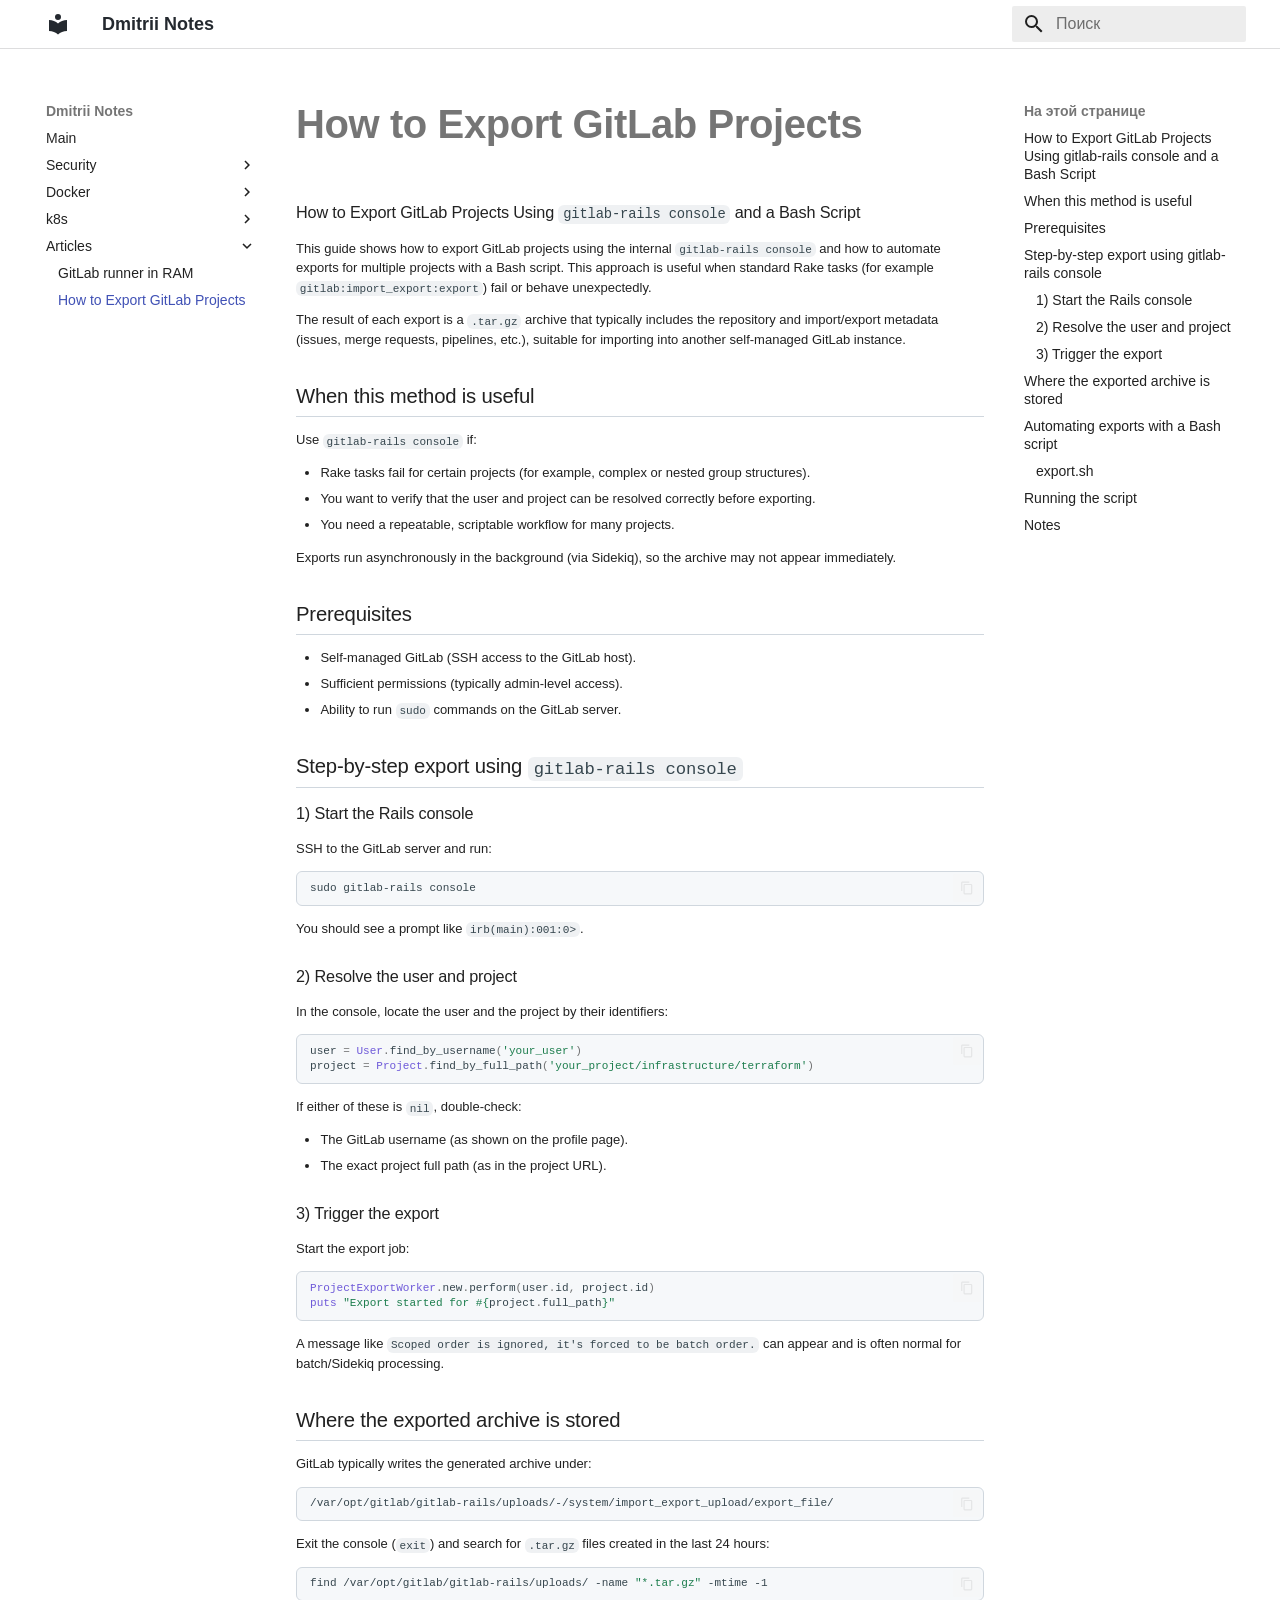
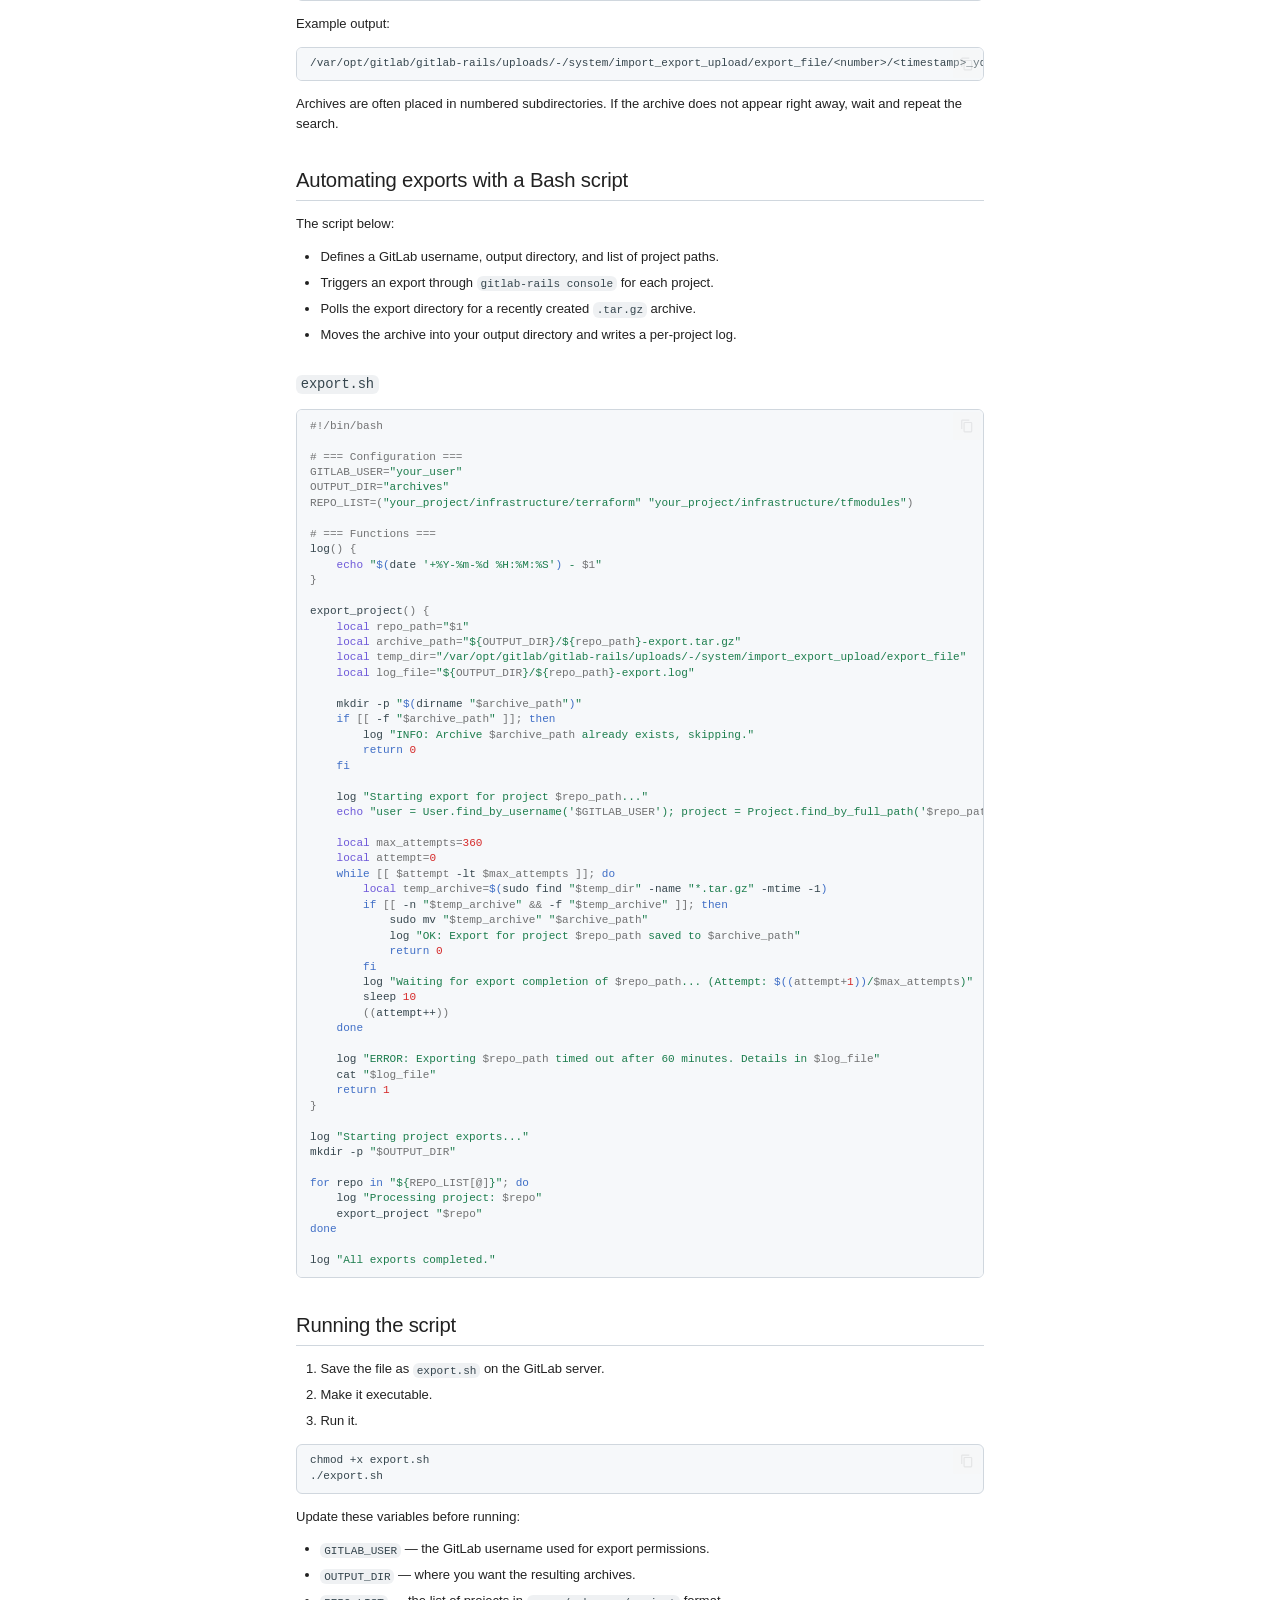
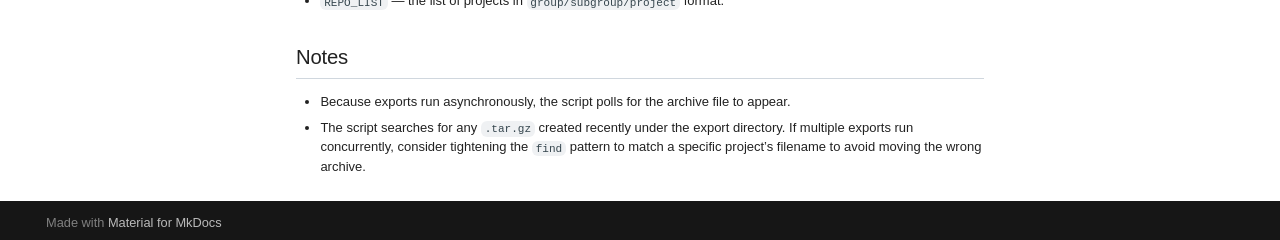
<file: articles/gitlab_repos_exporter/index.html>
<!doctype html>
<html lang="ru" class="no-js">
  <head>
    
      <meta charset="utf-8">
      <meta name="viewport" content="width=device-width,initial-scale=1">
      
      
      
        <link rel="canonical" href="https://dmitrii-saprin.github.io/pages/articles/gitlab_repos_exporter/">
      
      
        <link rel="prev" href="../gitlab-runner_in_ram/">
      
      
      
        
      
      
      <link rel="icon" href="../../assets/images/favicon.png">
      <meta name="generator" content="mkdocs-1.6.1, mkdocs-material-9.7.4">
    
    
      
        <title>How to Export GitLab Projects - Dmitrii Notes</title>
      
    
    
      <link rel="stylesheet" href="../../assets/stylesheets/main.484c7ddc.min.css">
      
        
        <link rel="stylesheet" href="../../assets/stylesheets/palette.ab4e12ef.min.css">
      
      


    
    
      
    
    
      
    
    
      <link rel="stylesheet" href="../../stylesheets/extra.css">
    
    <script>__md_scope=new URL("../..",location),__md_hash=e=>[...e].reduce(((e,_)=>(e<<5)-e+_.charCodeAt(0)),0),__md_get=(e,_=localStorage,t=__md_scope)=>JSON.parse(_.getItem(t.pathname+"."+e)),__md_set=(e,_,t=localStorage,a=__md_scope)=>{try{t.setItem(a.pathname+"."+e,JSON.stringify(_))}catch(e){}}</script>
    
      

    
    
  </head>
  
  
    
    
      
    
    
    
    
    <body dir="ltr" data-md-color-scheme="default" data-md-color-primary="white" data-md-color-accent="indigo">
  
    
    <input class="md-toggle" data-md-toggle="drawer" type="checkbox" id="__drawer" autocomplete="off">
    <input class="md-toggle" data-md-toggle="search" type="checkbox" id="__search" autocomplete="off">
    <label class="md-overlay" for="__drawer"></label>
    <div data-md-component="skip">
      
        
        <a href="#how-to-export-gitlab-projects-using-gitlab-rails-console-and-a-bash-script" class="md-skip">
          Перейти к содержанию
        </a>
      
    </div>
    <div data-md-component="announce">
      
    </div>
    
    
      

  

<header class="md-header md-header--shadow" data-md-component="header">
  <nav class="md-header__inner md-grid" aria-label="Верхний колонтитул">
    <a href="../.." title="Dmitrii Notes" class="md-header__button md-logo" aria-label="Dmitrii Notes" data-md-component="logo">
      
  
  <svg xmlns="http://www.w3.org/2000/svg" viewBox="0 0 24 24"><path d="M12 8a3 3 0 0 0 3-3 3 3 0 0 0-3-3 3 3 0 0 0-3 3 3 3 0 0 0 3 3m0 3.54C9.64 9.35 6.5 8 3 8v11c3.5 0 6.64 1.35 9 3.54 2.36-2.19 5.5-3.54 9-3.54V8c-3.5 0-6.64 1.35-9 3.54"/></svg>

    </a>
    <label class="md-header__button md-icon" for="__drawer">
      
      <svg xmlns="http://www.w3.org/2000/svg" viewBox="0 0 24 24"><path d="M3 6h18v2H3zm0 5h18v2H3zm0 5h18v2H3z"/></svg>
    </label>
    <div class="md-header__title" data-md-component="header-title">
      <div class="md-header__ellipsis">
        <div class="md-header__topic">
          <span class="md-ellipsis">
            Dmitrii Notes
          </span>
        </div>
        <div class="md-header__topic" data-md-component="header-topic">
          <span class="md-ellipsis">
            
              How to Export GitLab Projects
            
          </span>
        </div>
      </div>
    </div>
    
      
        <form class="md-header__option" data-md-component="palette">
  
    
    
    
    <input class="md-option" data-md-color-media="" data-md-color-scheme="default" data-md-color-primary="white" data-md-color-accent="indigo"  aria-hidden="true"  type="radio" name="__palette" id="__palette_0">
    
  
</form>
      
    
    
      <script>var palette=__md_get("__palette");if(palette&&palette.color){if("(prefers-color-scheme)"===palette.color.media){var media=matchMedia("(prefers-color-scheme: light)"),input=document.querySelector(media.matches?"[data-md-color-media='(prefers-color-scheme: light)']":"[data-md-color-media='(prefers-color-scheme: dark)']");palette.color.media=input.getAttribute("data-md-color-media"),palette.color.scheme=input.getAttribute("data-md-color-scheme"),palette.color.primary=input.getAttribute("data-md-color-primary"),palette.color.accent=input.getAttribute("data-md-color-accent")}for(var[key,value]of Object.entries(palette.color))document.body.setAttribute("data-md-color-"+key,value)}</script>
    
    
    
      
      
        <label class="md-header__button md-icon" for="__search">
          
          <svg xmlns="http://www.w3.org/2000/svg" viewBox="0 0 24 24"><path d="M9.5 3A6.5 6.5 0 0 1 16 9.5c0 1.61-.59 3.09-1.56 4.23l.27.27h.79l5 5-1.5 1.5-5-5v-.79l-.27-.27A6.52 6.52 0 0 1 9.5 16 6.5 6.5 0 0 1 3 9.5 6.5 6.5 0 0 1 9.5 3m0 2C7 5 5 7 5 9.5S7 14 9.5 14 14 12 14 9.5 12 5 9.5 5"/></svg>
        </label>
        <div class="md-search" data-md-component="search" role="dialog">
  <label class="md-search__overlay" for="__search"></label>
  <div class="md-search__inner" role="search">
    <form class="md-search__form" name="search">
      <input type="text" class="md-search__input" name="query" aria-label="Поиск" placeholder="Поиск" autocapitalize="off" autocorrect="off" autocomplete="off" spellcheck="false" data-md-component="search-query" required>
      <label class="md-search__icon md-icon" for="__search">
        
        <svg xmlns="http://www.w3.org/2000/svg" viewBox="0 0 24 24"><path d="M9.5 3A6.5 6.5 0 0 1 16 9.5c0 1.61-.59 3.09-1.56 4.23l.27.27h.79l5 5-1.5 1.5-5-5v-.79l-.27-.27A6.52 6.52 0 0 1 9.5 16 6.5 6.5 0 0 1 3 9.5 6.5 6.5 0 0 1 9.5 3m0 2C7 5 5 7 5 9.5S7 14 9.5 14 14 12 14 9.5 12 5 9.5 5"/></svg>
        
        <svg xmlns="http://www.w3.org/2000/svg" viewBox="0 0 24 24"><path d="M20 11v2H8l5.5 5.5-1.42 1.42L4.16 12l7.92-7.92L13.5 5.5 8 11z"/></svg>
      </label>
      <nav class="md-search__options" aria-label="Поиск">
        
        <button type="reset" class="md-search__icon md-icon" title="Очистить" aria-label="Очистить" tabindex="-1">
          
          <svg xmlns="http://www.w3.org/2000/svg" viewBox="0 0 24 24"><path d="M19 6.41 17.59 5 12 10.59 6.41 5 5 6.41 10.59 12 5 17.59 6.41 19 12 13.41 17.59 19 19 17.59 13.41 12z"/></svg>
        </button>
      </nav>
      
        <div class="md-search__suggest" data-md-component="search-suggest"></div>
      
    </form>
    <div class="md-search__output">
      <div class="md-search__scrollwrap" tabindex="0" data-md-scrollfix>
        <div class="md-search-result" data-md-component="search-result">
          <div class="md-search-result__meta">
            Инициализация поиска
          </div>
          <ol class="md-search-result__list" role="presentation"></ol>
        </div>
      </div>
    </div>
  </div>
</div>
      
    
    
  </nav>
  
</header>
    
    <div class="md-container" data-md-component="container">
      
      
        
          
        
      
      <main class="md-main" data-md-component="main">
        <div class="md-main__inner md-grid">
          
            
              
              <div class="md-sidebar md-sidebar--primary" data-md-component="sidebar" data-md-type="navigation" >
                <div class="md-sidebar__scrollwrap">
                  <div class="md-sidebar__inner">
                    



<nav class="md-nav md-nav--primary" aria-label="Навигация" data-md-level="0">
  <label class="md-nav__title" for="__drawer">
    <a href="../.." title="Dmitrii Notes" class="md-nav__button md-logo" aria-label="Dmitrii Notes" data-md-component="logo">
      
  
  <svg xmlns="http://www.w3.org/2000/svg" viewBox="0 0 24 24"><path d="M12 8a3 3 0 0 0 3-3 3 3 0 0 0-3-3 3 3 0 0 0-3 3 3 3 0 0 0 3 3m0 3.54C9.64 9.35 6.5 8 3 8v11c3.5 0 6.64 1.35 9 3.54 2.36-2.19 5.5-3.54 9-3.54V8c-3.5 0-6.64 1.35-9 3.54"/></svg>

    </a>
    Dmitrii Notes
  </label>
  
  <ul class="md-nav__list" data-md-scrollfix>
    
      
      
  
  
  
  
    <li class="md-nav__item">
      <a href="../../index.md" class="md-nav__link">
        
  
  
  <span class="md-ellipsis">
    
  
    Main
  

    
  </span>
  
  

      </a>
    </li>
  

    
      
      
  
  
  
  
    
    
      
        
      
    
    
    
    
    <li class="md-nav__item md-nav__item--nested">
      
        
        
        <input class="md-nav__toggle md-toggle " type="checkbox" id="__nav_2" >
        
          
          <label class="md-nav__link" for="__nav_2" id="__nav_2_label" tabindex="0">
            
  
  
  <span class="md-ellipsis">
    
  
    Security
  

    
  </span>
  
  

            <span class="md-nav__icon md-icon"></span>
          </label>
        
        <nav class="md-nav" data-md-level="1" aria-labelledby="__nav_2_label" aria-expanded="false">
          <label class="md-nav__title" for="__nav_2">
            <span class="md-nav__icon md-icon"></span>
            
  
    Security
  

          </label>
          <ul class="md-nav__list" data-md-scrollfix>
            
              
                
  
  
  
  
    <li class="md-nav__item">
      <a href="../../security/index.md" class="md-nav__link">
        
  
  
  <span class="md-ellipsis">
    
  
    None
  

    
  </span>
  
  

      </a>
    </li>
  

              
            
          </ul>
        </nav>
      
    </li>
  

    
      
      
  
  
  
  
    
    
      
        
      
        
      
    
    
    
    
    <li class="md-nav__item md-nav__item--nested">
      
        
        
        <input class="md-nav__toggle md-toggle " type="checkbox" id="__nav_3" >
        
          
          <label class="md-nav__link" for="__nav_3" id="__nav_3_label" tabindex="0">
            
  
  
  <span class="md-ellipsis">
    
  
    Docker
  

    
  </span>
  
  

            <span class="md-nav__icon md-icon"></span>
          </label>
        
        <nav class="md-nav" data-md-level="1" aria-labelledby="__nav_3_label" aria-expanded="false">
          <label class="md-nav__title" for="__nav_3">
            <span class="md-nav__icon md-icon"></span>
            
  
    Docker
  

          </label>
          <ul class="md-nav__list" data-md-scrollfix>
            
              
                
  
  
  
  
    <li class="md-nav__item">
      <a href="../../docker/index.md" class="md-nav__link">
        
  
  
  <span class="md-ellipsis">
    
  
    None
  

    
  </span>
  
  

      </a>
    </li>
  

              
            
              
                
  
  
  
  
    <li class="md-nav__item">
      <a href="../../docker/docker/" class="md-nav__link">
        
  
  
  <span class="md-ellipsis">
    
  
    General Notes
  

    
  </span>
  
  

      </a>
    </li>
  

              
            
          </ul>
        </nav>
      
    </li>
  

    
      
      
  
  
  
  
    
    
      
        
      
    
    
    
    
    <li class="md-nav__item md-nav__item--nested">
      
        
        
        <input class="md-nav__toggle md-toggle " type="checkbox" id="__nav_4" >
        
          
          <label class="md-nav__link" for="__nav_4" id="__nav_4_label" tabindex="0">
            
  
  
  <span class="md-ellipsis">
    
  
    k8s
  

    
  </span>
  
  

            <span class="md-nav__icon md-icon"></span>
          </label>
        
        <nav class="md-nav" data-md-level="1" aria-labelledby="__nav_4_label" aria-expanded="false">
          <label class="md-nav__title" for="__nav_4">
            <span class="md-nav__icon md-icon"></span>
            
  
    k8s
  

          </label>
          <ul class="md-nav__list" data-md-scrollfix>
            
              
                
  
  
  
  
    <li class="md-nav__item">
      <a href="../../k8s/index.md" class="md-nav__link">
        
  
  
  <span class="md-ellipsis">
    
  
    None
  

    
  </span>
  
  

      </a>
    </li>
  

              
            
          </ul>
        </nav>
      
    </li>
  

    
      
      
  
  
    
  
  
  
    
    
      
        
          
        
      
        
      
        
      
    
    
    
    
    <li class="md-nav__item md-nav__item--active md-nav__item--nested">
      
        
        
        <input class="md-nav__toggle md-toggle " type="checkbox" id="__nav_5" checked>
        
          
          <div class="md-nav__link md-nav__container">
            <a href="../" class="md-nav__link ">
              
  
  
  <span class="md-ellipsis">
    
  
    Articles
  

    
  </span>
  
  

            </a>
            
              
              <label class="md-nav__link " for="__nav_5" id="__nav_5_label" tabindex="0">
                <span class="md-nav__icon md-icon"></span>
              </label>
            
          </div>
        
        <nav class="md-nav" data-md-level="1" aria-labelledby="__nav_5_label" aria-expanded="true">
          <label class="md-nav__title" for="__nav_5">
            <span class="md-nav__icon md-icon"></span>
            
  
    Articles
  

          </label>
          <ul class="md-nav__list" data-md-scrollfix>
            
              
            
              
                
  
  
  
  
    <li class="md-nav__item">
      <a href="../gitlab-runner_in_ram/" class="md-nav__link">
        
  
  
  <span class="md-ellipsis">
    
  
    GitLab runner in RAM
  

    
  </span>
  
  

      </a>
    </li>
  

              
            
              
                
  
  
    
  
  
  
    <li class="md-nav__item md-nav__item--active">
      
      <input class="md-nav__toggle md-toggle" type="checkbox" id="__toc">
      
      
      
        <label class="md-nav__link md-nav__link--active" for="__toc">
          
  
  
  <span class="md-ellipsis">
    
  
    How to Export GitLab Projects
  

    
  </span>
  
  

          <span class="md-nav__icon md-icon"></span>
        </label>
      
      <a href="./" class="md-nav__link md-nav__link--active">
        
  
  
  <span class="md-ellipsis">
    
  
    How to Export GitLab Projects
  

    
  </span>
  
  

      </a>
      
        

  

<nav class="md-nav md-nav--secondary" aria-label="На этой странице">
  
  
  
  
    <label class="md-nav__title" for="__toc">
      <span class="md-nav__icon md-icon"></span>
      На этой странице
    </label>
    <ul class="md-nav__list" data-md-component="toc" data-md-scrollfix>
      
        <li class="md-nav__item">
  <a href="#how-to-export-gitlab-projects-using-gitlab-rails-console-and-a-bash-script" class="md-nav__link">
    <span class="md-ellipsis">
      
        How to Export GitLab Projects Using gitlab-rails console and a Bash Script
      
    </span>
  </a>
  
</li>
      
        <li class="md-nav__item">
  <a href="#when-this-method-is-useful" class="md-nav__link">
    <span class="md-ellipsis">
      
        When this method is useful
      
    </span>
  </a>
  
</li>
      
        <li class="md-nav__item">
  <a href="#prerequisites" class="md-nav__link">
    <span class="md-ellipsis">
      
        Prerequisites
      
    </span>
  </a>
  
</li>
      
        <li class="md-nav__item">
  <a href="#step-by-step-export-using-gitlab-rails-console" class="md-nav__link">
    <span class="md-ellipsis">
      
        Step-by-step export using gitlab-rails console
      
    </span>
  </a>
  
    <nav class="md-nav" aria-label="Step-by-step export using gitlab-rails console">
      <ul class="md-nav__list">
        
          <li class="md-nav__item">
  <a href="#1-start-the-rails-console" class="md-nav__link">
    <span class="md-ellipsis">
      
        1) Start the Rails console
      
    </span>
  </a>
  
</li>
        
          <li class="md-nav__item">
  <a href="#2-resolve-the-user-and-project" class="md-nav__link">
    <span class="md-ellipsis">
      
        2) Resolve the user and project
      
    </span>
  </a>
  
</li>
        
          <li class="md-nav__item">
  <a href="#3-trigger-the-export" class="md-nav__link">
    <span class="md-ellipsis">
      
        3) Trigger the export
      
    </span>
  </a>
  
</li>
        
      </ul>
    </nav>
  
</li>
      
        <li class="md-nav__item">
  <a href="#where-the-exported-archive-is-stored" class="md-nav__link">
    <span class="md-ellipsis">
      
        Where the exported archive is stored
      
    </span>
  </a>
  
</li>
      
        <li class="md-nav__item">
  <a href="#automating-exports-with-a-bash-script" class="md-nav__link">
    <span class="md-ellipsis">
      
        Automating exports with a Bash script
      
    </span>
  </a>
  
    <nav class="md-nav" aria-label="Automating exports with a Bash script">
      <ul class="md-nav__list">
        
          <li class="md-nav__item">
  <a href="#exportsh" class="md-nav__link">
    <span class="md-ellipsis">
      
        export.sh
      
    </span>
  </a>
  
</li>
        
      </ul>
    </nav>
  
</li>
      
        <li class="md-nav__item">
  <a href="#running-the-script" class="md-nav__link">
    <span class="md-ellipsis">
      
        Running the script
      
    </span>
  </a>
  
</li>
      
        <li class="md-nav__item">
  <a href="#notes" class="md-nav__link">
    <span class="md-ellipsis">
      
        Notes
      
    </span>
  </a>
  
</li>
      
    </ul>
  
</nav>
      
    </li>
  

              
            
          </ul>
        </nav>
      
    </li>
  

    
  </ul>
</nav>
                  </div>
                </div>
              </div>
            
            
              
              <div class="md-sidebar md-sidebar--secondary" data-md-component="sidebar" data-md-type="toc" >
                <div class="md-sidebar__scrollwrap">
                  <div class="md-sidebar__inner">
                    

  

<nav class="md-nav md-nav--secondary" aria-label="На этой странице">
  
  
  
  
    <label class="md-nav__title" for="__toc">
      <span class="md-nav__icon md-icon"></span>
      На этой странице
    </label>
    <ul class="md-nav__list" data-md-component="toc" data-md-scrollfix>
      
        <li class="md-nav__item">
  <a href="#how-to-export-gitlab-projects-using-gitlab-rails-console-and-a-bash-script" class="md-nav__link">
    <span class="md-ellipsis">
      
        How to Export GitLab Projects Using gitlab-rails console and a Bash Script
      
    </span>
  </a>
  
</li>
      
        <li class="md-nav__item">
  <a href="#when-this-method-is-useful" class="md-nav__link">
    <span class="md-ellipsis">
      
        When this method is useful
      
    </span>
  </a>
  
</li>
      
        <li class="md-nav__item">
  <a href="#prerequisites" class="md-nav__link">
    <span class="md-ellipsis">
      
        Prerequisites
      
    </span>
  </a>
  
</li>
      
        <li class="md-nav__item">
  <a href="#step-by-step-export-using-gitlab-rails-console" class="md-nav__link">
    <span class="md-ellipsis">
      
        Step-by-step export using gitlab-rails console
      
    </span>
  </a>
  
    <nav class="md-nav" aria-label="Step-by-step export using gitlab-rails console">
      <ul class="md-nav__list">
        
          <li class="md-nav__item">
  <a href="#1-start-the-rails-console" class="md-nav__link">
    <span class="md-ellipsis">
      
        1) Start the Rails console
      
    </span>
  </a>
  
</li>
        
          <li class="md-nav__item">
  <a href="#2-resolve-the-user-and-project" class="md-nav__link">
    <span class="md-ellipsis">
      
        2) Resolve the user and project
      
    </span>
  </a>
  
</li>
        
          <li class="md-nav__item">
  <a href="#3-trigger-the-export" class="md-nav__link">
    <span class="md-ellipsis">
      
        3) Trigger the export
      
    </span>
  </a>
  
</li>
        
      </ul>
    </nav>
  
</li>
      
        <li class="md-nav__item">
  <a href="#where-the-exported-archive-is-stored" class="md-nav__link">
    <span class="md-ellipsis">
      
        Where the exported archive is stored
      
    </span>
  </a>
  
</li>
      
        <li class="md-nav__item">
  <a href="#automating-exports-with-a-bash-script" class="md-nav__link">
    <span class="md-ellipsis">
      
        Automating exports with a Bash script
      
    </span>
  </a>
  
    <nav class="md-nav" aria-label="Automating exports with a Bash script">
      <ul class="md-nav__list">
        
          <li class="md-nav__item">
  <a href="#exportsh" class="md-nav__link">
    <span class="md-ellipsis">
      
        export.sh
      
    </span>
  </a>
  
</li>
        
      </ul>
    </nav>
  
</li>
      
        <li class="md-nav__item">
  <a href="#running-the-script" class="md-nav__link">
    <span class="md-ellipsis">
      
        Running the script
      
    </span>
  </a>
  
</li>
      
        <li class="md-nav__item">
  <a href="#notes" class="md-nav__link">
    <span class="md-ellipsis">
      
        Notes
      
    </span>
  </a>
  
</li>
      
    </ul>
  
</nav>
                  </div>
                </div>
              </div>
            
          
          
            <div class="md-content" data-md-component="content">
              
              <article class="md-content__inner md-typeset">
                
                  



  <h1>How to Export GitLab Projects</h1>

<h3 id="how-to-export-gitlab-projects-using-gitlab-rails-console-and-a-bash-script">How to Export GitLab Projects Using <code>gitlab-rails console</code> and a Bash Script<a class="headerlink" href="#how-to-export-gitlab-projects-using-gitlab-rails-console-and-a-bash-script" title="Permanent link">&para;</a></h3>
<p>This guide shows how to export GitLab projects using the internal <code>gitlab-rails console</code> and how to automate exports for multiple projects with a Bash script. This approach is useful when standard Rake tasks (for example <code>gitlab:import_export:export</code>) fail or behave unexpectedly.</p>
<p>The result of each export is a <code>.tar.gz</code> archive that typically includes the repository and import/export metadata (issues, merge requests, pipelines, etc.), suitable for importing into another self-managed GitLab instance.</p>
<h2 id="when-this-method-is-useful">When this method is useful<a class="headerlink" href="#when-this-method-is-useful" title="Permanent link">&para;</a></h2>
<p>Use <code>gitlab-rails console</code> if:</p>
<ul>
<li>Rake tasks fail for certain projects (for example, complex or nested group structures).</li>
<li>You want to verify that the user and project can be resolved correctly before exporting.</li>
<li>You need a repeatable, scriptable workflow for many projects.</li>
</ul>
<p>Exports run asynchronously in the background (via Sidekiq), so the archive may not appear immediately.</p>
<h2 id="prerequisites">Prerequisites<a class="headerlink" href="#prerequisites" title="Permanent link">&para;</a></h2>
<ul>
<li>Self-managed GitLab (SSH access to the GitLab host).</li>
<li>Sufficient permissions (typically admin-level access).</li>
<li>Ability to run <code>sudo</code> commands on the GitLab server.</li>
</ul>
<h2 id="step-by-step-export-using-gitlab-rails-console">Step-by-step export using <code>gitlab-rails console</code><a class="headerlink" href="#step-by-step-export-using-gitlab-rails-console" title="Permanent link">&para;</a></h2>
<h3 id="1-start-the-rails-console">1) Start the Rails console<a class="headerlink" href="#1-start-the-rails-console" title="Permanent link">&para;</a></h3>
<p>SSH to the GitLab server and run:</p>
<div class="highlight"><pre><span></span><code><a id="__codelineno-0-1" name="__codelineno-0-1" href="#__codelineno-0-1"></a>sudo<span class="w"> </span>gitlab-rails<span class="w"> </span>console
</code></pre></div>
<p>You should see a prompt like <code>irb(main):001:0&gt;</code>.</p>
<h3 id="2-resolve-the-user-and-project">2) Resolve the user and project<a class="headerlink" href="#2-resolve-the-user-and-project" title="Permanent link">&para;</a></h3>
<p>In the console, locate the user and the project by their identifiers:</p>
<div class="highlight"><pre><span></span><code><a id="__codelineno-1-1" name="__codelineno-1-1" href="#__codelineno-1-1"></a><span class="n">user</span><span class="w"> </span><span class="o">=</span><span class="w"> </span><span class="no">User</span><span class="o">.</span><span class="n">find_by_username</span><span class="p">(</span><span class="s1">&#39;your_user&#39;</span><span class="p">)</span>
<a id="__codelineno-1-2" name="__codelineno-1-2" href="#__codelineno-1-2"></a><span class="n">project</span><span class="w"> </span><span class="o">=</span><span class="w"> </span><span class="no">Project</span><span class="o">.</span><span class="n">find_by_full_path</span><span class="p">(</span><span class="s1">&#39;your_project/infrastructure/terraform&#39;</span><span class="p">)</span>
</code></pre></div>
<p>If either of these is <code>nil</code>, double-check:</p>
<ul>
<li>The GitLab username (as shown on the profile page).</li>
<li>The exact project full path (as in the project URL).</li>
</ul>
<h3 id="3-trigger-the-export">3) Trigger the export<a class="headerlink" href="#3-trigger-the-export" title="Permanent link">&para;</a></h3>
<p>Start the export job:</p>
<div class="highlight"><pre><span></span><code><a id="__codelineno-2-1" name="__codelineno-2-1" href="#__codelineno-2-1"></a><span class="no">ProjectExportWorker</span><span class="o">.</span><span class="n">new</span><span class="o">.</span><span class="n">perform</span><span class="p">(</span><span class="n">user</span><span class="o">.</span><span class="n">id</span><span class="p">,</span><span class="w"> </span><span class="n">project</span><span class="o">.</span><span class="n">id</span><span class="p">)</span>
<a id="__codelineno-2-2" name="__codelineno-2-2" href="#__codelineno-2-2"></a><span class="nb">puts</span><span class="w"> </span><span class="s2">&quot;Export started for </span><span class="si">#{</span><span class="n">project</span><span class="o">.</span><span class="n">full_path</span><span class="si">}</span><span class="s2">&quot;</span>
</code></pre></div>
<p>A message like <code>Scoped order is ignored, it's forced to be batch order.</code> can appear and is often normal for batch/Sidekiq processing.</p>
<h2 id="where-the-exported-archive-is-stored">Where the exported archive is stored<a class="headerlink" href="#where-the-exported-archive-is-stored" title="Permanent link">&para;</a></h2>
<p>GitLab typically writes the generated archive under:</p>
<div class="highlight"><pre><span></span><code><a id="__codelineno-3-1" name="__codelineno-3-1" href="#__codelineno-3-1"></a>/var/opt/gitlab/gitlab-rails/uploads/-/system/import_export_upload/export_file/
</code></pre></div>
<p>Exit the console (<code>exit</code>) and search for <code>.tar.gz</code> files created in the last 24 hours:</p>
<div class="highlight"><pre><span></span><code><a id="__codelineno-4-1" name="__codelineno-4-1" href="#__codelineno-4-1"></a>find<span class="w"> </span>/var/opt/gitlab/gitlab-rails/uploads/<span class="w"> </span>-name<span class="w"> </span><span class="s2">&quot;*.tar.gz&quot;</span><span class="w"> </span>-mtime<span class="w"> </span>-1
</code></pre></div>
<p>Example output:</p>
<div class="highlight"><pre><span></span><code><a id="__codelineno-5-1" name="__codelineno-5-1" href="#__codelineno-5-1"></a>/var/opt/gitlab/gitlab-rails/uploads/-/system/import_export_upload/export_file/&lt;number&gt;/&lt;timestamp&gt;_your_project_infrastructure_terraform_export.tar.gz
</code></pre></div>
<p>Archives are often placed in numbered subdirectories. If the archive does not appear right away, wait and repeat the search.</p>
<h2 id="automating-exports-with-a-bash-script">Automating exports with a Bash script<a class="headerlink" href="#automating-exports-with-a-bash-script" title="Permanent link">&para;</a></h2>
<p>The script below:</p>
<ul>
<li>Defines a GitLab username, output directory, and list of project paths.</li>
<li>Triggers an export through <code>gitlab-rails console</code> for each project.</li>
<li>Polls the export directory for a recently created <code>.tar.gz</code> archive.</li>
<li>Moves the archive into your output directory and writes a per-project log.</li>
</ul>
<h3 id="exportsh"><code>export.sh</code><a class="headerlink" href="#exportsh" title="Permanent link">&para;</a></h3>
<div class="highlight"><pre><span></span><code><a id="__codelineno-6-1" name="__codelineno-6-1" href="#__codelineno-6-1"></a><span class="ch">#!/bin/bash</span>
<a id="__codelineno-6-2" name="__codelineno-6-2" href="#__codelineno-6-2"></a>
<a id="__codelineno-6-3" name="__codelineno-6-3" href="#__codelineno-6-3"></a><span class="c1"># === Configuration ===</span>
<a id="__codelineno-6-4" name="__codelineno-6-4" href="#__codelineno-6-4"></a><span class="nv">GITLAB_USER</span><span class="o">=</span><span class="s2">&quot;your_user&quot;</span>
<a id="__codelineno-6-5" name="__codelineno-6-5" href="#__codelineno-6-5"></a><span class="nv">OUTPUT_DIR</span><span class="o">=</span><span class="s2">&quot;archives&quot;</span>
<a id="__codelineno-6-6" name="__codelineno-6-6" href="#__codelineno-6-6"></a><span class="nv">REPO_LIST</span><span class="o">=(</span><span class="s2">&quot;your_project/infrastructure/terraform&quot;</span><span class="w"> </span><span class="s2">&quot;your_project/infrastructure/tfmodules&quot;</span><span class="o">)</span>
<a id="__codelineno-6-7" name="__codelineno-6-7" href="#__codelineno-6-7"></a>
<a id="__codelineno-6-8" name="__codelineno-6-8" href="#__codelineno-6-8"></a><span class="c1"># === Functions ===</span>
<a id="__codelineno-6-9" name="__codelineno-6-9" href="#__codelineno-6-9"></a>log<span class="o">()</span><span class="w"> </span><span class="o">{</span>
<a id="__codelineno-6-10" name="__codelineno-6-10" href="#__codelineno-6-10"></a><span class="w">    </span><span class="nb">echo</span><span class="w"> </span><span class="s2">&quot;</span><span class="k">$(</span>date<span class="w"> </span><span class="s1">&#39;+%Y-%m-%d %H:%M:%S&#39;</span><span class="k">)</span><span class="s2"> - </span><span class="nv">$1</span><span class="s2">&quot;</span>
<a id="__codelineno-6-11" name="__codelineno-6-11" href="#__codelineno-6-11"></a><span class="o">}</span>
<a id="__codelineno-6-12" name="__codelineno-6-12" href="#__codelineno-6-12"></a>
<a id="__codelineno-6-13" name="__codelineno-6-13" href="#__codelineno-6-13"></a>export_project<span class="o">()</span><span class="w"> </span><span class="o">{</span>
<a id="__codelineno-6-14" name="__codelineno-6-14" href="#__codelineno-6-14"></a><span class="w">    </span><span class="nb">local</span><span class="w"> </span><span class="nv">repo_path</span><span class="o">=</span><span class="s2">&quot;</span><span class="nv">$1</span><span class="s2">&quot;</span>
<a id="__codelineno-6-15" name="__codelineno-6-15" href="#__codelineno-6-15"></a><span class="w">    </span><span class="nb">local</span><span class="w"> </span><span class="nv">archive_path</span><span class="o">=</span><span class="s2">&quot;</span><span class="si">${</span><span class="nv">OUTPUT_DIR</span><span class="si">}</span><span class="s2">/</span><span class="si">${</span><span class="nv">repo_path</span><span class="si">}</span><span class="s2">-export.tar.gz&quot;</span>
<a id="__codelineno-6-16" name="__codelineno-6-16" href="#__codelineno-6-16"></a><span class="w">    </span><span class="nb">local</span><span class="w"> </span><span class="nv">temp_dir</span><span class="o">=</span><span class="s2">&quot;/var/opt/gitlab/gitlab-rails/uploads/-/system/import_export_upload/export_file&quot;</span>
<a id="__codelineno-6-17" name="__codelineno-6-17" href="#__codelineno-6-17"></a><span class="w">    </span><span class="nb">local</span><span class="w"> </span><span class="nv">log_file</span><span class="o">=</span><span class="s2">&quot;</span><span class="si">${</span><span class="nv">OUTPUT_DIR</span><span class="si">}</span><span class="s2">/</span><span class="si">${</span><span class="nv">repo_path</span><span class="si">}</span><span class="s2">-export.log&quot;</span>
<a id="__codelineno-6-18" name="__codelineno-6-18" href="#__codelineno-6-18"></a>
<a id="__codelineno-6-19" name="__codelineno-6-19" href="#__codelineno-6-19"></a><span class="w">    </span>mkdir<span class="w"> </span>-p<span class="w"> </span><span class="s2">&quot;</span><span class="k">$(</span>dirname<span class="w"> </span><span class="s2">&quot;</span><span class="nv">$archive_path</span><span class="s2">&quot;</span><span class="k">)</span><span class="s2">&quot;</span>
<a id="__codelineno-6-20" name="__codelineno-6-20" href="#__codelineno-6-20"></a><span class="w">    </span><span class="k">if</span><span class="w"> </span><span class="o">[[</span><span class="w"> </span>-f<span class="w"> </span><span class="s2">&quot;</span><span class="nv">$archive_path</span><span class="s2">&quot;</span><span class="w"> </span><span class="o">]]</span><span class="p">;</span><span class="w"> </span><span class="k">then</span>
<a id="__codelineno-6-21" name="__codelineno-6-21" href="#__codelineno-6-21"></a><span class="w">        </span>log<span class="w"> </span><span class="s2">&quot;INFO: Archive </span><span class="nv">$archive_path</span><span class="s2"> already exists, skipping.&quot;</span>
<a id="__codelineno-6-22" name="__codelineno-6-22" href="#__codelineno-6-22"></a><span class="w">        </span><span class="k">return</span><span class="w"> </span><span class="m">0</span>
<a id="__codelineno-6-23" name="__codelineno-6-23" href="#__codelineno-6-23"></a><span class="w">    </span><span class="k">fi</span>
<a id="__codelineno-6-24" name="__codelineno-6-24" href="#__codelineno-6-24"></a>
<a id="__codelineno-6-25" name="__codelineno-6-25" href="#__codelineno-6-25"></a><span class="w">    </span>log<span class="w"> </span><span class="s2">&quot;Starting export for project </span><span class="nv">$repo_path</span><span class="s2">...&quot;</span>
<a id="__codelineno-6-26" name="__codelineno-6-26" href="#__codelineno-6-26"></a><span class="w">    </span><span class="nb">echo</span><span class="w"> </span><span class="s2">&quot;user = User.find_by_username(&#39;</span><span class="nv">$GITLAB_USER</span><span class="s2">&#39;); project = Project.find_by_full_path(&#39;</span><span class="nv">$repo_path</span><span class="s2">&#39;); ProjectExportWorker.new.perform(user.id, project.id)&quot;</span><span class="w"> </span><span class="p">|</span><span class="w"> </span>sudo<span class="w"> </span>gitlab-rails<span class="w"> </span>console<span class="w"> </span>&gt;<span class="w"> </span><span class="s2">&quot;</span><span class="nv">$log_file</span><span class="s2">&quot;</span><span class="w"> </span><span class="m">2</span>&gt;<span class="p">&amp;</span><span class="m">1</span>
<a id="__codelineno-6-27" name="__codelineno-6-27" href="#__codelineno-6-27"></a>
<a id="__codelineno-6-28" name="__codelineno-6-28" href="#__codelineno-6-28"></a><span class="w">    </span><span class="nb">local</span><span class="w"> </span><span class="nv">max_attempts</span><span class="o">=</span><span class="m">360</span>
<a id="__codelineno-6-29" name="__codelineno-6-29" href="#__codelineno-6-29"></a><span class="w">    </span><span class="nb">local</span><span class="w"> </span><span class="nv">attempt</span><span class="o">=</span><span class="m">0</span>
<a id="__codelineno-6-30" name="__codelineno-6-30" href="#__codelineno-6-30"></a><span class="w">    </span><span class="k">while</span><span class="w"> </span><span class="o">[[</span><span class="w"> </span><span class="nv">$attempt</span><span class="w"> </span>-lt<span class="w"> </span><span class="nv">$max_attempts</span><span class="w"> </span><span class="o">]]</span><span class="p">;</span><span class="w"> </span><span class="k">do</span>
<a id="__codelineno-6-31" name="__codelineno-6-31" href="#__codelineno-6-31"></a><span class="w">        </span><span class="nb">local</span><span class="w"> </span><span class="nv">temp_archive</span><span class="o">=</span><span class="k">$(</span>sudo<span class="w"> </span>find<span class="w"> </span><span class="s2">&quot;</span><span class="nv">$temp_dir</span><span class="s2">&quot;</span><span class="w"> </span>-name<span class="w"> </span><span class="s2">&quot;*.tar.gz&quot;</span><span class="w"> </span>-mtime<span class="w"> </span>-1<span class="k">)</span>
<a id="__codelineno-6-32" name="__codelineno-6-32" href="#__codelineno-6-32"></a><span class="w">        </span><span class="k">if</span><span class="w"> </span><span class="o">[[</span><span class="w"> </span>-n<span class="w"> </span><span class="s2">&quot;</span><span class="nv">$temp_archive</span><span class="s2">&quot;</span><span class="w"> </span><span class="o">&amp;&amp;</span><span class="w"> </span>-f<span class="w"> </span><span class="s2">&quot;</span><span class="nv">$temp_archive</span><span class="s2">&quot;</span><span class="w"> </span><span class="o">]]</span><span class="p">;</span><span class="w"> </span><span class="k">then</span>
<a id="__codelineno-6-33" name="__codelineno-6-33" href="#__codelineno-6-33"></a><span class="w">            </span>sudo<span class="w"> </span>mv<span class="w"> </span><span class="s2">&quot;</span><span class="nv">$temp_archive</span><span class="s2">&quot;</span><span class="w"> </span><span class="s2">&quot;</span><span class="nv">$archive_path</span><span class="s2">&quot;</span>
<a id="__codelineno-6-34" name="__codelineno-6-34" href="#__codelineno-6-34"></a><span class="w">            </span>log<span class="w"> </span><span class="s2">&quot;OK: Export for project </span><span class="nv">$repo_path</span><span class="s2"> saved to </span><span class="nv">$archive_path</span><span class="s2">&quot;</span>
<a id="__codelineno-6-35" name="__codelineno-6-35" href="#__codelineno-6-35"></a><span class="w">            </span><span class="k">return</span><span class="w"> </span><span class="m">0</span>
<a id="__codelineno-6-36" name="__codelineno-6-36" href="#__codelineno-6-36"></a><span class="w">        </span><span class="k">fi</span>
<a id="__codelineno-6-37" name="__codelineno-6-37" href="#__codelineno-6-37"></a><span class="w">        </span>log<span class="w"> </span><span class="s2">&quot;Waiting for export completion of </span><span class="nv">$repo_path</span><span class="s2">... (Attempt: </span><span class="k">$((</span><span class="nv">attempt</span><span class="o">+</span><span class="m">1</span><span class="k">))</span><span class="s2">/</span><span class="nv">$max_attempts</span><span class="s2">)&quot;</span>
<a id="__codelineno-6-38" name="__codelineno-6-38" href="#__codelineno-6-38"></a><span class="w">        </span>sleep<span class="w"> </span><span class="m">10</span>
<a id="__codelineno-6-39" name="__codelineno-6-39" href="#__codelineno-6-39"></a><span class="w">        </span><span class="o">((</span>attempt++<span class="o">))</span>
<a id="__codelineno-6-40" name="__codelineno-6-40" href="#__codelineno-6-40"></a><span class="w">    </span><span class="k">done</span>
<a id="__codelineno-6-41" name="__codelineno-6-41" href="#__codelineno-6-41"></a>
<a id="__codelineno-6-42" name="__codelineno-6-42" href="#__codelineno-6-42"></a><span class="w">    </span>log<span class="w"> </span><span class="s2">&quot;ERROR: Exporting </span><span class="nv">$repo_path</span><span class="s2"> timed out after 60 minutes. Details in </span><span class="nv">$log_file</span><span class="s2">&quot;</span>
<a id="__codelineno-6-43" name="__codelineno-6-43" href="#__codelineno-6-43"></a><span class="w">    </span>cat<span class="w"> </span><span class="s2">&quot;</span><span class="nv">$log_file</span><span class="s2">&quot;</span>
<a id="__codelineno-6-44" name="__codelineno-6-44" href="#__codelineno-6-44"></a><span class="w">    </span><span class="k">return</span><span class="w"> </span><span class="m">1</span>
<a id="__codelineno-6-45" name="__codelineno-6-45" href="#__codelineno-6-45"></a><span class="o">}</span>
<a id="__codelineno-6-46" name="__codelineno-6-46" href="#__codelineno-6-46"></a>
<a id="__codelineno-6-47" name="__codelineno-6-47" href="#__codelineno-6-47"></a>log<span class="w"> </span><span class="s2">&quot;Starting project exports...&quot;</span>
<a id="__codelineno-6-48" name="__codelineno-6-48" href="#__codelineno-6-48"></a>mkdir<span class="w"> </span>-p<span class="w"> </span><span class="s2">&quot;</span><span class="nv">$OUTPUT_DIR</span><span class="s2">&quot;</span>
<a id="__codelineno-6-49" name="__codelineno-6-49" href="#__codelineno-6-49"></a>
<a id="__codelineno-6-50" name="__codelineno-6-50" href="#__codelineno-6-50"></a><span class="k">for</span><span class="w"> </span>repo<span class="w"> </span><span class="k">in</span><span class="w"> </span><span class="s2">&quot;</span><span class="si">${</span><span class="nv">REPO_LIST</span><span class="p">[@]</span><span class="si">}</span><span class="s2">&quot;</span><span class="p">;</span><span class="w"> </span><span class="k">do</span>
<a id="__codelineno-6-51" name="__codelineno-6-51" href="#__codelineno-6-51"></a><span class="w">    </span>log<span class="w"> </span><span class="s2">&quot;Processing project: </span><span class="nv">$repo</span><span class="s2">&quot;</span>
<a id="__codelineno-6-52" name="__codelineno-6-52" href="#__codelineno-6-52"></a><span class="w">    </span>export_project<span class="w"> </span><span class="s2">&quot;</span><span class="nv">$repo</span><span class="s2">&quot;</span>
<a id="__codelineno-6-53" name="__codelineno-6-53" href="#__codelineno-6-53"></a><span class="k">done</span>
<a id="__codelineno-6-54" name="__codelineno-6-54" href="#__codelineno-6-54"></a>
<a id="__codelineno-6-55" name="__codelineno-6-55" href="#__codelineno-6-55"></a>log<span class="w"> </span><span class="s2">&quot;All exports completed.&quot;</span>
</code></pre></div>
<h2 id="running-the-script">Running the script<a class="headerlink" href="#running-the-script" title="Permanent link">&para;</a></h2>
<ol>
<li>Save the file as <code>export.sh</code> on the GitLab server.</li>
<li>Make it executable.</li>
<li>Run it.</li>
</ol>
<div class="highlight"><pre><span></span><code><a id="__codelineno-7-1" name="__codelineno-7-1" href="#__codelineno-7-1"></a>chmod<span class="w"> </span>+x<span class="w"> </span>export.sh
<a id="__codelineno-7-2" name="__codelineno-7-2" href="#__codelineno-7-2"></a>./export.sh
</code></pre></div>
<p>Update these variables before running:</p>
<ul>
<li><code>GITLAB_USER</code> — the GitLab username used for export permissions.</li>
<li><code>OUTPUT_DIR</code> — where you want the resulting archives.</li>
<li><code>REPO_LIST</code> — the list of projects in <code>group/subgroup/project</code> format.</li>
</ul>
<h2 id="notes">Notes<a class="headerlink" href="#notes" title="Permanent link">&para;</a></h2>
<ul>
<li>Because exports run asynchronously, the script polls for the archive file to appear.</li>
<li>The script searches for any <code>.tar.gz</code> created recently under the export directory. If multiple exports run concurrently, consider tightening the <code>find</code> pattern to match a specific project’s filename to avoid moving the wrong archive.</li>
</ul>












                
              </article>
            </div>
          
          
<script>var target=document.getElementById(location.hash.slice(1));target&&target.name&&(target.checked=target.name.startsWith("__tabbed_"))</script>
        </div>
        
          <button type="button" class="md-top md-icon" data-md-component="top" hidden>
  
  <svg xmlns="http://www.w3.org/2000/svg" viewBox="0 0 24 24"><path d="M13 20h-2V8l-5.5 5.5-1.42-1.42L12 4.16l7.92 7.92-1.42 1.42L13 8z"/></svg>
  К началу
</button>
        
      </main>
      
        <footer class="md-footer">
  
  <div class="md-footer-meta md-typeset">
    <div class="md-footer-meta__inner md-grid">
      <div class="md-copyright">
  
  
    Made with
    <a href="https://squidfunk.github.io/mkdocs-material/" target="_blank" rel="noopener">
      Material for MkDocs
    </a>
  
</div>
      
    </div>
  </div>
</footer>
      
    </div>
    <div class="md-dialog" data-md-component="dialog">
      <div class="md-dialog__inner md-typeset"></div>
    </div>
    
    
    
      
      
      <script id="__config" type="application/json">{"annotate": null, "base": "../..", "features": ["navigation.indexes", "navigation.tracking", "navigation.top", "search.suggest", "search.highlight", "content.code.copy"], "search": "../../assets/javascripts/workers/search.2c215733.min.js", "tags": null, "translations": {"clipboard.copied": "\u0421\u043a\u043e\u043f\u0438\u0440\u043e\u0432\u0430\u043d\u043e \u0432 \u0431\u0443\u0444\u0435\u0440", "clipboard.copy": "\u041a\u043e\u043f\u0438\u0440\u043e\u0432\u0430\u0442\u044c \u0432 \u0431\u0443\u0444\u0435\u0440", "search.result.more.one": "\u0415\u0449\u0451 1 \u043d\u0430 \u044d\u0442\u043e\u0439 \u0441\u0442\u0440\u0430\u043d\u0438\u0446\u0435", "search.result.more.other": "\u0415\u0449\u0451 # \u043d\u0430 \u044d\u0442\u043e\u0439 \u0441\u0442\u0440\u0430\u043d\u0438\u0446\u0435", "search.result.none": "\u0421\u043e\u0432\u043f\u0430\u0434\u0435\u043d\u0438\u0439 \u043d\u0435 \u043d\u0430\u0439\u0434\u0435\u043d\u043e", "search.result.one": "\u041d\u0430\u0439\u0434\u0435\u043d\u043e 1 \u0441\u043e\u0432\u043f\u0430\u0434\u0435\u043d\u0438\u0435", "search.result.other": "\u041d\u0430\u0439\u0434\u0435\u043d\u043e \u0441\u043e\u0432\u043f\u0430\u0434\u0435\u043d\u0438\u0439: #", "search.result.placeholder": "\u041d\u0430\u0447\u043d\u0438\u0442\u0435 \u043f\u0435\u0447\u0430\u0442\u0430\u0442\u044c \u0434\u043b\u044f \u043f\u043e\u0438\u0441\u043a\u0430", "search.result.term.missing": "\u041e\u0442\u0441\u0443\u0442\u0441\u0442\u0432\u0443\u0435\u0442", "select.version": "\u0412\u044b\u0431\u0435\u0440\u0438\u0442\u0435 \u0432\u0435\u0440\u0441\u0438\u044e"}, "version": null}</script>
    
    
      <script src="../../assets/javascripts/bundle.79ae519e.min.js"></script>
      
    
  </body>
</html>
</file>
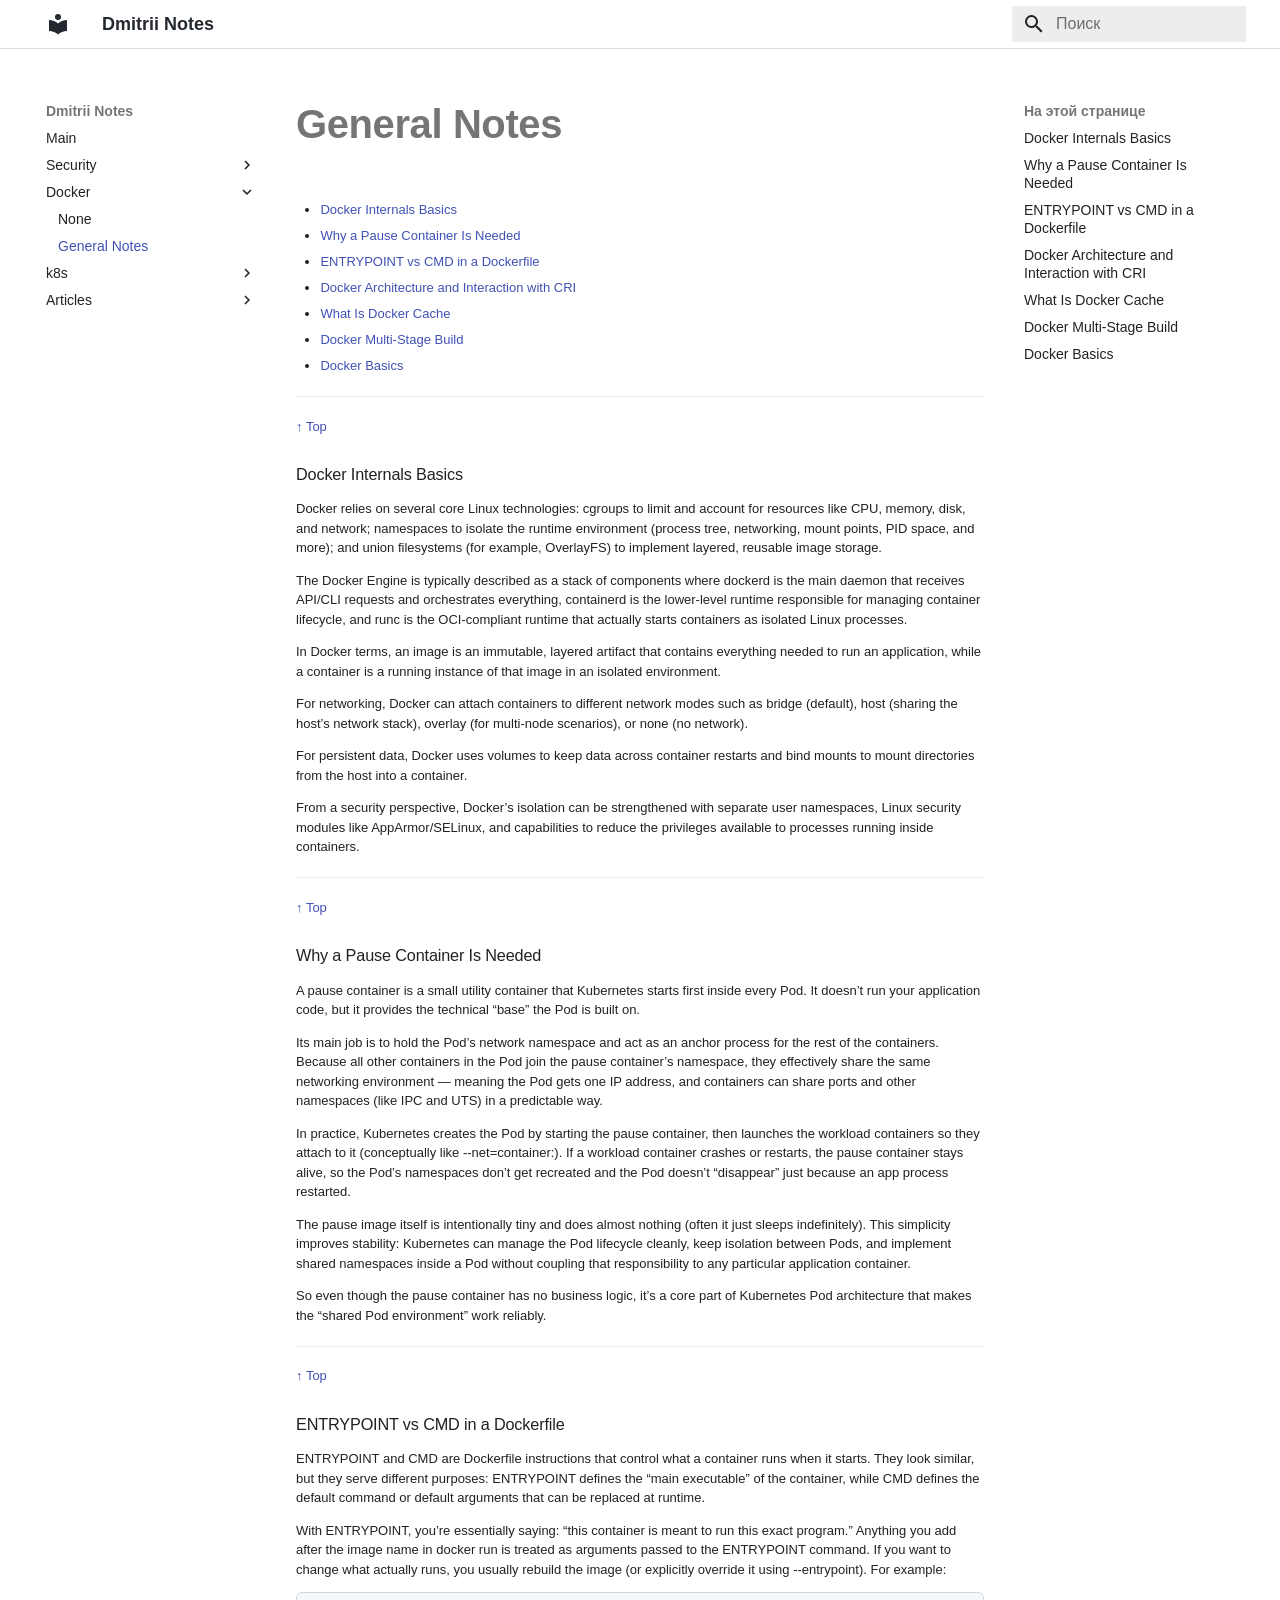
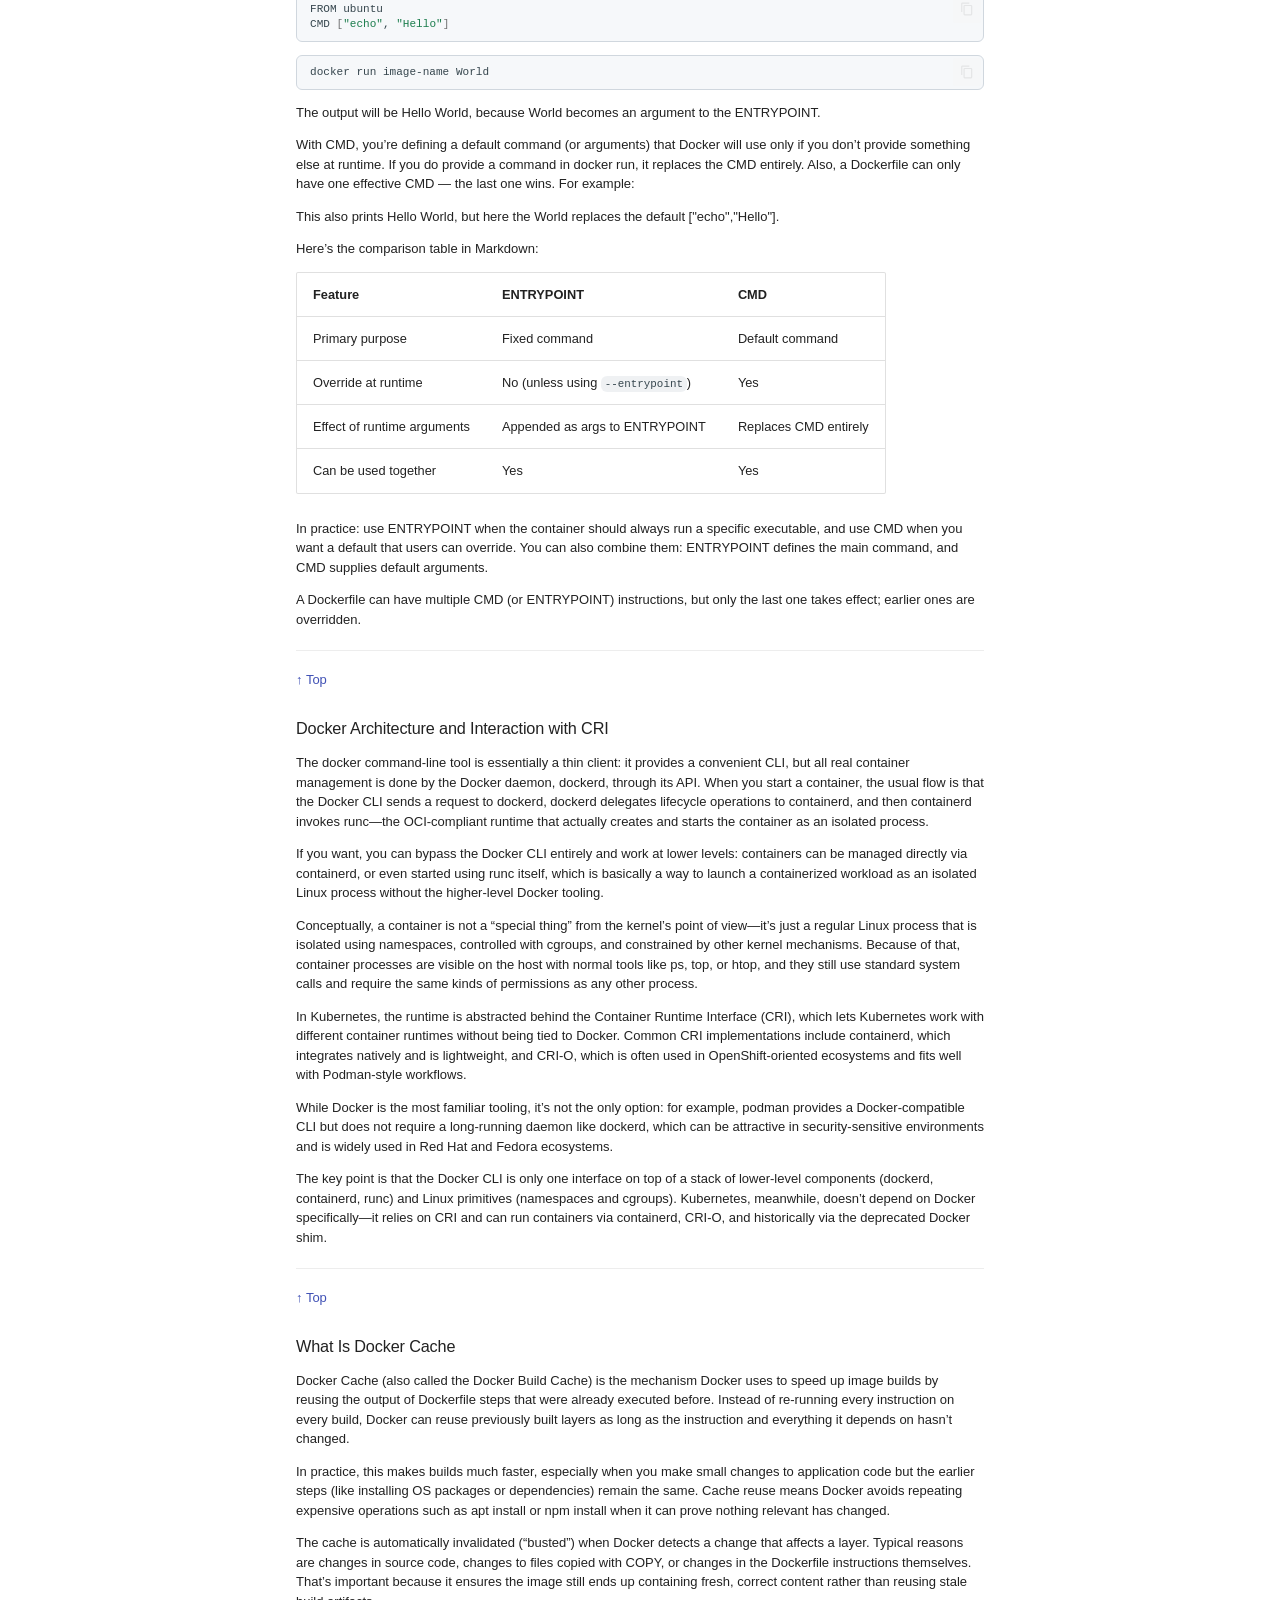
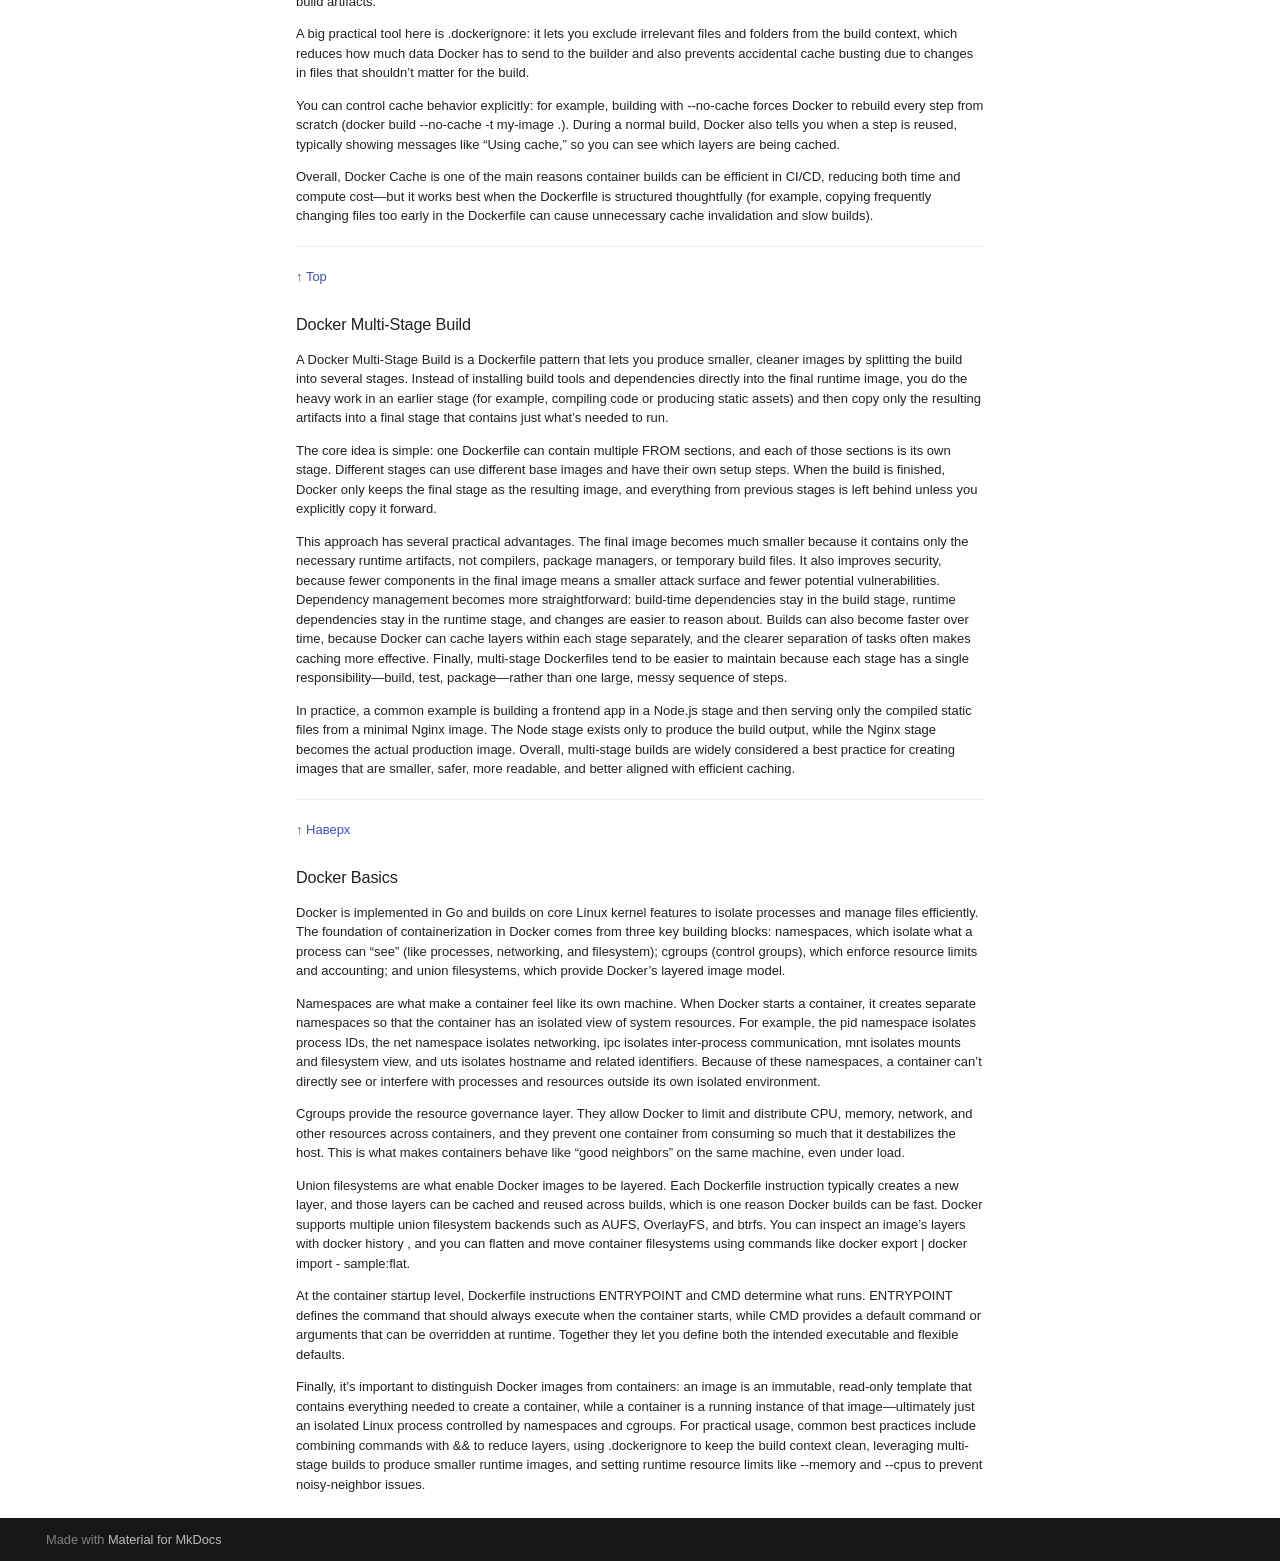
<file: docker/docker/index.html>
<!doctype html>
<html lang="ru" class="no-js">
  <head>
    
      <meta charset="utf-8">
      <meta name="viewport" content="width=device-width,initial-scale=1">
      
      
      
        <link rel="canonical" href="https://dmitrii-saprin.github.io/pages/docker/docker/">
      
      
      
        <link rel="next" href="../../articles/">
      
      
        
      
      
      <link rel="icon" href="../../assets/images/favicon.png">
      <meta name="generator" content="mkdocs-1.6.1, mkdocs-material-9.7.4">
    
    
      
        <title>General Notes - Dmitrii Notes</title>
      
    
    
      <link rel="stylesheet" href="../../assets/stylesheets/main.484c7ddc.min.css">
      
        
        <link rel="stylesheet" href="../../assets/stylesheets/palette.ab4e12ef.min.css">
      
      


    
    
      
    
    
      
    
    
      <link rel="stylesheet" href="../../stylesheets/extra.css">
    
    <script>__md_scope=new URL("../..",location),__md_hash=e=>[...e].reduce(((e,_)=>(e<<5)-e+_.charCodeAt(0)),0),__md_get=(e,_=localStorage,t=__md_scope)=>JSON.parse(_.getItem(t.pathname+"."+e)),__md_set=(e,_,t=localStorage,a=__md_scope)=>{try{t.setItem(a.pathname+"."+e,JSON.stringify(_))}catch(e){}}</script>
    
      

    
    
  </head>
  
  
    
    
      
    
    
    
    
    <body dir="ltr" data-md-color-scheme="default" data-md-color-primary="white" data-md-color-accent="indigo">
  
    
    <input class="md-toggle" data-md-toggle="drawer" type="checkbox" id="__drawer" autocomplete="off">
    <input class="md-toggle" data-md-toggle="search" type="checkbox" id="__search" autocomplete="off">
    <label class="md-overlay" for="__drawer"></label>
    <div data-md-component="skip">
      
        
        <a href="#docker-internals-basics" class="md-skip">
          Перейти к содержанию
        </a>
      
    </div>
    <div data-md-component="announce">
      
    </div>
    
    
      

  

<header class="md-header md-header--shadow" data-md-component="header">
  <nav class="md-header__inner md-grid" aria-label="Верхний колонтитул">
    <a href="../.." title="Dmitrii Notes" class="md-header__button md-logo" aria-label="Dmitrii Notes" data-md-component="logo">
      
  
  <svg xmlns="http://www.w3.org/2000/svg" viewBox="0 0 24 24"><path d="M12 8a3 3 0 0 0 3-3 3 3 0 0 0-3-3 3 3 0 0 0-3 3 3 3 0 0 0 3 3m0 3.54C9.64 9.35 6.5 8 3 8v11c3.5 0 6.64 1.35 9 3.54 2.36-2.19 5.5-3.54 9-3.54V8c-3.5 0-6.64 1.35-9 3.54"/></svg>

    </a>
    <label class="md-header__button md-icon" for="__drawer">
      
      <svg xmlns="http://www.w3.org/2000/svg" viewBox="0 0 24 24"><path d="M3 6h18v2H3zm0 5h18v2H3zm0 5h18v2H3z"/></svg>
    </label>
    <div class="md-header__title" data-md-component="header-title">
      <div class="md-header__ellipsis">
        <div class="md-header__topic">
          <span class="md-ellipsis">
            Dmitrii Notes
          </span>
        </div>
        <div class="md-header__topic" data-md-component="header-topic">
          <span class="md-ellipsis">
            
              General Notes
            
          </span>
        </div>
      </div>
    </div>
    
      
        <form class="md-header__option" data-md-component="palette">
  
    
    
    
    <input class="md-option" data-md-color-media="" data-md-color-scheme="default" data-md-color-primary="white" data-md-color-accent="indigo"  aria-hidden="true"  type="radio" name="__palette" id="__palette_0">
    
  
</form>
      
    
    
      <script>var palette=__md_get("__palette");if(palette&&palette.color){if("(prefers-color-scheme)"===palette.color.media){var media=matchMedia("(prefers-color-scheme: light)"),input=document.querySelector(media.matches?"[data-md-color-media='(prefers-color-scheme: light)']":"[data-md-color-media='(prefers-color-scheme: dark)']");palette.color.media=input.getAttribute("data-md-color-media"),palette.color.scheme=input.getAttribute("data-md-color-scheme"),palette.color.primary=input.getAttribute("data-md-color-primary"),palette.color.accent=input.getAttribute("data-md-color-accent")}for(var[key,value]of Object.entries(palette.color))document.body.setAttribute("data-md-color-"+key,value)}</script>
    
    
    
      
      
        <label class="md-header__button md-icon" for="__search">
          
          <svg xmlns="http://www.w3.org/2000/svg" viewBox="0 0 24 24"><path d="M9.5 3A6.5 6.5 0 0 1 16 9.5c0 1.61-.59 3.09-1.56 4.23l.27.27h.79l5 5-1.5 1.5-5-5v-.79l-.27-.27A6.52 6.52 0 0 1 9.5 16 6.5 6.5 0 0 1 3 9.5 6.5 6.5 0 0 1 9.5 3m0 2C7 5 5 7 5 9.5S7 14 9.5 14 14 12 14 9.5 12 5 9.5 5"/></svg>
        </label>
        <div class="md-search" data-md-component="search" role="dialog">
  <label class="md-search__overlay" for="__search"></label>
  <div class="md-search__inner" role="search">
    <form class="md-search__form" name="search">
      <input type="text" class="md-search__input" name="query" aria-label="Поиск" placeholder="Поиск" autocapitalize="off" autocorrect="off" autocomplete="off" spellcheck="false" data-md-component="search-query" required>
      <label class="md-search__icon md-icon" for="__search">
        
        <svg xmlns="http://www.w3.org/2000/svg" viewBox="0 0 24 24"><path d="M9.5 3A6.5 6.5 0 0 1 16 9.5c0 1.61-.59 3.09-1.56 4.23l.27.27h.79l5 5-1.5 1.5-5-5v-.79l-.27-.27A6.52 6.52 0 0 1 9.5 16 6.5 6.5 0 0 1 3 9.5 6.5 6.5 0 0 1 9.5 3m0 2C7 5 5 7 5 9.5S7 14 9.5 14 14 12 14 9.5 12 5 9.5 5"/></svg>
        
        <svg xmlns="http://www.w3.org/2000/svg" viewBox="0 0 24 24"><path d="M20 11v2H8l5.5 5.5-1.42 1.42L4.16 12l7.92-7.92L13.5 5.5 8 11z"/></svg>
      </label>
      <nav class="md-search__options" aria-label="Поиск">
        
        <button type="reset" class="md-search__icon md-icon" title="Очистить" aria-label="Очистить" tabindex="-1">
          
          <svg xmlns="http://www.w3.org/2000/svg" viewBox="0 0 24 24"><path d="M19 6.41 17.59 5 12 10.59 6.41 5 5 6.41 10.59 12 5 17.59 6.41 19 12 13.41 17.59 19 19 17.59 13.41 12z"/></svg>
        </button>
      </nav>
      
        <div class="md-search__suggest" data-md-component="search-suggest"></div>
      
    </form>
    <div class="md-search__output">
      <div class="md-search__scrollwrap" tabindex="0" data-md-scrollfix>
        <div class="md-search-result" data-md-component="search-result">
          <div class="md-search-result__meta">
            Инициализация поиска
          </div>
          <ol class="md-search-result__list" role="presentation"></ol>
        </div>
      </div>
    </div>
  </div>
</div>
      
    
    
  </nav>
  
</header>
    
    <div class="md-container" data-md-component="container">
      
      
        
          
        
      
      <main class="md-main" data-md-component="main">
        <div class="md-main__inner md-grid">
          
            
              
              <div class="md-sidebar md-sidebar--primary" data-md-component="sidebar" data-md-type="navigation" >
                <div class="md-sidebar__scrollwrap">
                  <div class="md-sidebar__inner">
                    



<nav class="md-nav md-nav--primary" aria-label="Навигация" data-md-level="0">
  <label class="md-nav__title" for="__drawer">
    <a href="../.." title="Dmitrii Notes" class="md-nav__button md-logo" aria-label="Dmitrii Notes" data-md-component="logo">
      
  
  <svg xmlns="http://www.w3.org/2000/svg" viewBox="0 0 24 24"><path d="M12 8a3 3 0 0 0 3-3 3 3 0 0 0-3-3 3 3 0 0 0-3 3 3 3 0 0 0 3 3m0 3.54C9.64 9.35 6.5 8 3 8v11c3.5 0 6.64 1.35 9 3.54 2.36-2.19 5.5-3.54 9-3.54V8c-3.5 0-6.64 1.35-9 3.54"/></svg>

    </a>
    Dmitrii Notes
  </label>
  
  <ul class="md-nav__list" data-md-scrollfix>
    
      
      
  
  
  
  
    <li class="md-nav__item">
      <a href="../../index.md" class="md-nav__link">
        
  
  
  <span class="md-ellipsis">
    
  
    Main
  

    
  </span>
  
  

      </a>
    </li>
  

    
      
      
  
  
  
  
    
    
      
        
      
    
    
    
    
    <li class="md-nav__item md-nav__item--nested">
      
        
        
        <input class="md-nav__toggle md-toggle " type="checkbox" id="__nav_2" >
        
          
          <label class="md-nav__link" for="__nav_2" id="__nav_2_label" tabindex="0">
            
  
  
  <span class="md-ellipsis">
    
  
    Security
  

    
  </span>
  
  

            <span class="md-nav__icon md-icon"></span>
          </label>
        
        <nav class="md-nav" data-md-level="1" aria-labelledby="__nav_2_label" aria-expanded="false">
          <label class="md-nav__title" for="__nav_2">
            <span class="md-nav__icon md-icon"></span>
            
  
    Security
  

          </label>
          <ul class="md-nav__list" data-md-scrollfix>
            
              
                
  
  
  
  
    <li class="md-nav__item">
      <a href="../../security/index.md" class="md-nav__link">
        
  
  
  <span class="md-ellipsis">
    
  
    None
  

    
  </span>
  
  

      </a>
    </li>
  

              
            
          </ul>
        </nav>
      
    </li>
  

    
      
      
  
  
    
  
  
  
    
    
      
        
      
        
      
    
    
    
    
    <li class="md-nav__item md-nav__item--active md-nav__item--nested">
      
        
        
        <input class="md-nav__toggle md-toggle " type="checkbox" id="__nav_3" checked>
        
          
          <label class="md-nav__link" for="__nav_3" id="__nav_3_label" tabindex="0">
            
  
  
  <span class="md-ellipsis">
    
  
    Docker
  

    
  </span>
  
  

            <span class="md-nav__icon md-icon"></span>
          </label>
        
        <nav class="md-nav" data-md-level="1" aria-labelledby="__nav_3_label" aria-expanded="true">
          <label class="md-nav__title" for="__nav_3">
            <span class="md-nav__icon md-icon"></span>
            
  
    Docker
  

          </label>
          <ul class="md-nav__list" data-md-scrollfix>
            
              
                
  
  
  
  
    <li class="md-nav__item">
      <a href="../index.md" class="md-nav__link">
        
  
  
  <span class="md-ellipsis">
    
  
    None
  

    
  </span>
  
  

      </a>
    </li>
  

              
            
              
                
  
  
    
  
  
  
    <li class="md-nav__item md-nav__item--active">
      
      <input class="md-nav__toggle md-toggle" type="checkbox" id="__toc">
      
      
      
        <label class="md-nav__link md-nav__link--active" for="__toc">
          
  
  
  <span class="md-ellipsis">
    
  
    General Notes
  

    
  </span>
  
  

          <span class="md-nav__icon md-icon"></span>
        </label>
      
      <a href="./" class="md-nav__link md-nav__link--active">
        
  
  
  <span class="md-ellipsis">
    
  
    General Notes
  

    
  </span>
  
  

      </a>
      
        

  

<nav class="md-nav md-nav--secondary" aria-label="На этой странице">
  
  
  
  
    <label class="md-nav__title" for="__toc">
      <span class="md-nav__icon md-icon"></span>
      На этой странице
    </label>
    <ul class="md-nav__list" data-md-component="toc" data-md-scrollfix>
      
        <li class="md-nav__item">
  <a href="#docker-internals-basics" class="md-nav__link">
    <span class="md-ellipsis">
      
        Docker Internals Basics
      
    </span>
  </a>
  
</li>
      
        <li class="md-nav__item">
  <a href="#why-a-pause-container-is-needed" class="md-nav__link">
    <span class="md-ellipsis">
      
        Why a Pause Container Is Needed
      
    </span>
  </a>
  
</li>
      
        <li class="md-nav__item">
  <a href="#entrypoint-vs-cmd-in-a-dockerfile" class="md-nav__link">
    <span class="md-ellipsis">
      
        ENTRYPOINT vs CMD in a Dockerfile
      
    </span>
  </a>
  
</li>
      
        <li class="md-nav__item">
  <a href="#docker-architecture-and-interaction-with-cri" class="md-nav__link">
    <span class="md-ellipsis">
      
        Docker Architecture and Interaction with CRI
      
    </span>
  </a>
  
</li>
      
        <li class="md-nav__item">
  <a href="#what-is-docker-cache" class="md-nav__link">
    <span class="md-ellipsis">
      
        What Is Docker Cache
      
    </span>
  </a>
  
</li>
      
        <li class="md-nav__item">
  <a href="#docker-multi-stage-build" class="md-nav__link">
    <span class="md-ellipsis">
      
        Docker Multi-Stage Build
      
    </span>
  </a>
  
</li>
      
        <li class="md-nav__item">
  <a href="#docker-basics" class="md-nav__link">
    <span class="md-ellipsis">
      
        Docker Basics
      
    </span>
  </a>
  
</li>
      
    </ul>
  
</nav>
      
    </li>
  

              
            
          </ul>
        </nav>
      
    </li>
  

    
      
      
  
  
  
  
    
    
      
        
      
    
    
    
    
    <li class="md-nav__item md-nav__item--nested">
      
        
        
        <input class="md-nav__toggle md-toggle " type="checkbox" id="__nav_4" >
        
          
          <label class="md-nav__link" for="__nav_4" id="__nav_4_label" tabindex="0">
            
  
  
  <span class="md-ellipsis">
    
  
    k8s
  

    
  </span>
  
  

            <span class="md-nav__icon md-icon"></span>
          </label>
        
        <nav class="md-nav" data-md-level="1" aria-labelledby="__nav_4_label" aria-expanded="false">
          <label class="md-nav__title" for="__nav_4">
            <span class="md-nav__icon md-icon"></span>
            
  
    k8s
  

          </label>
          <ul class="md-nav__list" data-md-scrollfix>
            
              
                
  
  
  
  
    <li class="md-nav__item">
      <a href="../../k8s/index.md" class="md-nav__link">
        
  
  
  <span class="md-ellipsis">
    
  
    None
  

    
  </span>
  
  

      </a>
    </li>
  

              
            
          </ul>
        </nav>
      
    </li>
  

    
      
      
  
  
  
  
    
    
      
        
          
        
      
        
      
        
      
    
    
    
    
    <li class="md-nav__item md-nav__item--nested">
      
        
        
        <input class="md-nav__toggle md-toggle " type="checkbox" id="__nav_5" >
        
          
          <div class="md-nav__link md-nav__container">
            <a href="../../articles/" class="md-nav__link ">
              
  
  
  <span class="md-ellipsis">
    
  
    Articles
  

    
  </span>
  
  

            </a>
            
              
              <label class="md-nav__link " for="__nav_5" id="__nav_5_label" tabindex="0">
                <span class="md-nav__icon md-icon"></span>
              </label>
            
          </div>
        
        <nav class="md-nav" data-md-level="1" aria-labelledby="__nav_5_label" aria-expanded="false">
          <label class="md-nav__title" for="__nav_5">
            <span class="md-nav__icon md-icon"></span>
            
  
    Articles
  

          </label>
          <ul class="md-nav__list" data-md-scrollfix>
            
              
            
              
                
  
  
  
  
    <li class="md-nav__item">
      <a href="../../articles/gitlab-runner_in_ram/" class="md-nav__link">
        
  
  
  <span class="md-ellipsis">
    
  
    GitLab runner in RAM
  

    
  </span>
  
  

      </a>
    </li>
  

              
            
              
                
  
  
  
  
    <li class="md-nav__item">
      <a href="../../articles/gitlab_repos_exporter/" class="md-nav__link">
        
  
  
  <span class="md-ellipsis">
    
  
    How to Export GitLab Projects
  

    
  </span>
  
  

      </a>
    </li>
  

              
            
          </ul>
        </nav>
      
    </li>
  

    
  </ul>
</nav>
                  </div>
                </div>
              </div>
            
            
              
              <div class="md-sidebar md-sidebar--secondary" data-md-component="sidebar" data-md-type="toc" >
                <div class="md-sidebar__scrollwrap">
                  <div class="md-sidebar__inner">
                    

  

<nav class="md-nav md-nav--secondary" aria-label="На этой странице">
  
  
  
  
    <label class="md-nav__title" for="__toc">
      <span class="md-nav__icon md-icon"></span>
      На этой странице
    </label>
    <ul class="md-nav__list" data-md-component="toc" data-md-scrollfix>
      
        <li class="md-nav__item">
  <a href="#docker-internals-basics" class="md-nav__link">
    <span class="md-ellipsis">
      
        Docker Internals Basics
      
    </span>
  </a>
  
</li>
      
        <li class="md-nav__item">
  <a href="#why-a-pause-container-is-needed" class="md-nav__link">
    <span class="md-ellipsis">
      
        Why a Pause Container Is Needed
      
    </span>
  </a>
  
</li>
      
        <li class="md-nav__item">
  <a href="#entrypoint-vs-cmd-in-a-dockerfile" class="md-nav__link">
    <span class="md-ellipsis">
      
        ENTRYPOINT vs CMD in a Dockerfile
      
    </span>
  </a>
  
</li>
      
        <li class="md-nav__item">
  <a href="#docker-architecture-and-interaction-with-cri" class="md-nav__link">
    <span class="md-ellipsis">
      
        Docker Architecture and Interaction with CRI
      
    </span>
  </a>
  
</li>
      
        <li class="md-nav__item">
  <a href="#what-is-docker-cache" class="md-nav__link">
    <span class="md-ellipsis">
      
        What Is Docker Cache
      
    </span>
  </a>
  
</li>
      
        <li class="md-nav__item">
  <a href="#docker-multi-stage-build" class="md-nav__link">
    <span class="md-ellipsis">
      
        Docker Multi-Stage Build
      
    </span>
  </a>
  
</li>
      
        <li class="md-nav__item">
  <a href="#docker-basics" class="md-nav__link">
    <span class="md-ellipsis">
      
        Docker Basics
      
    </span>
  </a>
  
</li>
      
    </ul>
  
</nav>
                  </div>
                </div>
              </div>
            
          
          
            <div class="md-content" data-md-component="content">
              
              <article class="md-content__inner md-typeset">
                
                  



  <h1>General Notes</h1>

<ul>
<li><a href="#docker-internals-basics">Docker Internals Basics</a></li>
<li><a href="#why-a-pause-container-is-needed">Why a Pause Container Is Needed</a></li>
<li><a href="#entrypoint-vs-cmd-in-a-dockerfile">ENTRYPOINT vs CMD in a Dockerfile</a></li>
<li><a href="#docker-architecture-and-interaction-with-cri">Docker Architecture and Interaction with CRI</a></li>
<li><a href="#what-is-docker-cache">What Is Docker Cache</a></li>
<li><a href="#docker-multi-stage-build">Docker Multi-Stage Build</a></li>
<li><a href="#docker-basics">Docker Basics</a></li>
</ul>
<hr />
<p><a href="#top">↑ Top </a></p>
<h3 id="docker-internals-basics">Docker Internals Basics<a class="headerlink" href="#docker-internals-basics" title="Permanent link">&para;</a></h3>
<p>Docker relies on several core Linux technologies: cgroups to limit and account for resources like CPU, memory, disk, and network; namespaces to isolate the runtime environment (process tree, networking, mount points, PID space, and more); and union filesystems (for example, OverlayFS) to implement layered, reusable image storage.</p>
<p>The Docker Engine is typically described as a stack of components where dockerd is the main daemon that receives API/CLI requests and orchestrates everything, containerd is the lower-level runtime responsible for managing container lifecycle, and runc is the OCI-compliant runtime that actually starts containers as isolated Linux processes.</p>
<p>In Docker terms, an image is an immutable, layered artifact that contains everything needed to run an application, while a container is a running instance of that image in an isolated environment.</p>
<p>For networking, Docker can attach containers to different network modes such as bridge (default), host (sharing the host’s network stack), overlay (for multi-node scenarios), or none (no network).</p>
<p>For persistent data, Docker uses volumes to keep data across container restarts and bind mounts to mount directories from the host into a container.</p>
<p>From a security perspective, Docker’s isolation can be strengthened with separate user namespaces, Linux security modules like AppArmor/SELinux, and capabilities to reduce the privileges available to processes running inside containers.</p>
<hr />
<p><a href="#top">↑ Top </a></p>
<h3 id="why-a-pause-container-is-needed">Why a Pause Container Is Needed<a class="headerlink" href="#why-a-pause-container-is-needed" title="Permanent link">&para;</a></h3>
<p>A pause container is a small utility container that Kubernetes starts first inside every Pod. It doesn’t run your application code, but it provides the technical “base” the Pod is built on.</p>
<p>Its main job is to hold the Pod’s network namespace and act as an anchor process for the rest of the containers. Because all other containers in the Pod join the pause container’s namespace, they effectively share the same networking environment — meaning the Pod gets one IP address, and containers can share ports and other namespaces (like IPC and UTS) in a predictable way.</p>
<p>In practice, Kubernetes creates the Pod by starting the pause container, then launches the workload containers so they attach to it (conceptually like --net=container:<pause-container>). If a workload container crashes or restarts, the pause container stays alive, so the Pod’s namespaces don’t get recreated and the Pod doesn’t “disappear” just because an app process restarted.</p>
<p>The pause image itself is intentionally tiny and does almost nothing (often it just sleeps indefinitely). This simplicity improves stability: Kubernetes can manage the Pod lifecycle cleanly, keep isolation between Pods, and implement shared namespaces inside a Pod without coupling that responsibility to any particular application container.</p>
<p>So even though the pause container has no business logic, it’s a core part of Kubernetes Pod architecture that makes the “shared Pod environment” work reliably.</p>
<hr />
<p><a href="#top">↑ Top </a></p>
<h3 id="entrypoint-vs-cmd-in-a-dockerfile">ENTRYPOINT vs CMD in a Dockerfile<a class="headerlink" href="#entrypoint-vs-cmd-in-a-dockerfile" title="Permanent link">&para;</a></h3>
<p>ENTRYPOINT and CMD are Dockerfile instructions that control what a container runs when it starts. They look similar, but they serve different purposes: ENTRYPOINT defines the “main executable” of the container, while CMD defines the default command or default arguments that can be replaced at runtime.</p>
<p>With ENTRYPOINT, you’re essentially saying: “this container is meant to run this exact program.” Anything you add after the image name in docker run is treated as arguments passed to the ENTRYPOINT command. If you want to change what actually runs, you usually rebuild the image (or explicitly override it using --entrypoint). For example:</p>
<div class="highlight"><pre><span></span><code><a id="__codelineno-0-1" name="__codelineno-0-1" href="#__codelineno-0-1"></a>FROM<span class="w"> </span>ubuntu
<a id="__codelineno-0-2" name="__codelineno-0-2" href="#__codelineno-0-2"></a>CMD<span class="w"> </span><span class="o">[</span><span class="s2">&quot;echo&quot;</span>,<span class="w"> </span><span class="s2">&quot;Hello&quot;</span><span class="o">]</span>
</code></pre></div>
<div class="highlight"><pre><span></span><code><a id="__codelineno-1-1" name="__codelineno-1-1" href="#__codelineno-1-1"></a>docker<span class="w"> </span>run<span class="w"> </span>image-name<span class="w"> </span>World
</code></pre></div>
<p>The output will be Hello World, because World becomes an argument to the ENTRYPOINT.</p>
<p>With CMD, you’re defining a default command (or arguments) that Docker will use only if you don’t provide something else at runtime. If you do provide a command in docker run, it replaces the CMD entirely. Also, a Dockerfile can only have one effective CMD — the last one wins. For example:</p>
<p>This also prints Hello World, but here the World replaces the default ["echo","Hello"].</p>
<p>Here’s the comparison table in Markdown:</p>
<table>
<thead>
<tr>
<th>Feature</th>
<th>ENTRYPOINT</th>
<th>CMD</th>
</tr>
</thead>
<tbody>
<tr>
<td>Primary purpose</td>
<td>Fixed command</td>
<td>Default command</td>
</tr>
<tr>
<td>Override at runtime</td>
<td>No (unless using <code>--entrypoint</code>)</td>
<td>Yes</td>
</tr>
<tr>
<td>Effect of runtime arguments</td>
<td>Appended as args to ENTRYPOINT</td>
<td>Replaces CMD entirely</td>
</tr>
<tr>
<td>Can be used together</td>
<td>Yes</td>
<td>Yes</td>
</tr>
</tbody>
</table>
<p>In practice: use ENTRYPOINT when the container should always run a specific executable, and use CMD when you want a default that users can override. You can also combine them: ENTRYPOINT defines the main command, and CMD supplies default arguments.</p>
<p>A Dockerfile can have multiple CMD (or ENTRYPOINT) instructions, but only the last one takes effect; earlier ones are overridden.</p>
<hr />
<p><a href="#top">↑ Top </a></p>
<h3 id="docker-architecture-and-interaction-with-cri">Docker Architecture and Interaction with CRI<a class="headerlink" href="#docker-architecture-and-interaction-with-cri" title="Permanent link">&para;</a></h3>
<p>The docker command-line tool is essentially a thin client: it provides a convenient CLI, but all real container management is done by the Docker daemon, dockerd, through its API. When you start a container, the usual flow is that the Docker CLI sends a request to dockerd, dockerd delegates lifecycle operations to containerd, and then containerd invokes runc—the OCI-compliant runtime that actually creates and starts the container as an isolated process.</p>
<p>If you want, you can bypass the Docker CLI entirely and work at lower levels: containers can be managed directly via containerd, or even started using runc itself, which is basically a way to launch a containerized workload as an isolated Linux process without the higher-level Docker tooling.</p>
<p>Conceptually, a container is not a “special thing” from the kernel’s point of view—it’s just a regular Linux process that is isolated using namespaces, controlled with cgroups, and constrained by other kernel mechanisms. Because of that, container processes are visible on the host with normal tools like ps, top, or htop, and they still use standard system calls and require the same kinds of permissions as any other process.</p>
<p>In Kubernetes, the runtime is abstracted behind the Container Runtime Interface (CRI), which lets Kubernetes work with different container runtimes without being tied to Docker. Common CRI implementations include containerd, which integrates natively and is lightweight, and CRI-O, which is often used in OpenShift-oriented ecosystems and fits well with Podman-style workflows.</p>
<p>While Docker is the most familiar tooling, it’s not the only option: for example, podman provides a Docker-compatible CLI but does not require a long-running daemon like dockerd, which can be attractive in security-sensitive environments and is widely used in Red Hat and Fedora ecosystems.</p>
<p>The key point is that the Docker CLI is only one interface on top of a stack of lower-level components (dockerd, containerd, runc) and Linux primitives (namespaces and cgroups). Kubernetes, meanwhile, doesn’t depend on Docker specifically—it relies on CRI and can run containers via containerd, CRI-O, and historically via the deprecated Docker shim.</p>
<hr />
<p><a href="#top">↑ Top </a></p>
<h3 id="what-is-docker-cache">What Is Docker Cache<a class="headerlink" href="#what-is-docker-cache" title="Permanent link">&para;</a></h3>
<p>Docker Cache (also called the Docker Build Cache) is the mechanism Docker uses to speed up image builds by reusing the output of Dockerfile steps that were already executed before. Instead of re-running every instruction on every build, Docker can reuse previously built layers as long as the instruction and everything it depends on hasn’t changed.</p>
<p>In practice, this makes builds much faster, especially when you make small changes to application code but the earlier steps (like installing OS packages or dependencies) remain the same. Cache reuse means Docker avoids repeating expensive operations such as apt install or npm install when it can prove nothing relevant has changed.</p>
<p>The cache is automatically invalidated (“busted”) when Docker detects a change that affects a layer. Typical reasons are changes in source code, changes to files copied with COPY, or changes in the Dockerfile instructions themselves. That’s important because it ensures the image still ends up containing fresh, correct content rather than reusing stale build artifacts.</p>
<p>A big practical tool here is .dockerignore: it lets you exclude irrelevant files and folders from the build context, which reduces how much data Docker has to send to the builder and also prevents accidental cache busting due to changes in files that shouldn’t matter for the build.</p>
<p>You can control cache behavior explicitly: for example, building with --no-cache forces Docker to rebuild every step from scratch (docker build --no-cache -t my-image .). During a normal build, Docker also tells you when a step is reused, typically showing messages like “Using cache,” so you can see which layers are being cached.</p>
<p>Overall, Docker Cache is one of the main reasons container builds can be efficient in CI/CD, reducing both time and compute cost—but it works best when the Dockerfile is structured thoughtfully (for example, copying frequently changing files too early in the Dockerfile can cause unnecessary cache invalidation and slow builds).</p>
<hr />
<p><a href="#top">↑ Top </a></p>
<h3 id="docker-multi-stage-build">Docker Multi-Stage Build<a class="headerlink" href="#docker-multi-stage-build" title="Permanent link">&para;</a></h3>
<p>A Docker Multi-Stage Build is a Dockerfile pattern that lets you produce smaller, cleaner images by splitting the build into several stages. Instead of installing build tools and dependencies directly into the final runtime image, you do the heavy work in an earlier stage (for example, compiling code or producing static assets) and then copy only the resulting artifacts into a final stage that contains just what’s needed to run.</p>
<p>The core idea is simple: one Dockerfile can contain multiple FROM sections, and each of those sections is its own stage. Different stages can use different base images and have their own setup steps. When the build is finished, Docker only keeps the final stage as the resulting image, and everything from previous stages is left behind unless you explicitly copy it forward.</p>
<p>This approach has several practical advantages. The final image becomes much smaller because it contains only the necessary runtime artifacts, not compilers, package managers, or temporary build files. It also improves security, because fewer components in the final image means a smaller attack surface and fewer potential vulnerabilities. Dependency management becomes more straightforward: build-time dependencies stay in the build stage, runtime dependencies stay in the runtime stage, and changes are easier to reason about. Builds can also become faster over time, because Docker can cache layers within each stage separately, and the clearer separation of tasks often makes caching more effective. Finally, multi-stage Dockerfiles tend to be easier to maintain because each stage has a single responsibility—build, test, package—rather than one large, messy sequence of steps.</p>
<p>In practice, a common example is building a frontend app in a Node.js stage and then serving only the compiled static files from a minimal Nginx image. The Node stage exists only to produce the build output, while the Nginx stage becomes the actual production image. Overall, multi-stage builds are widely considered a best practice for creating images that are smaller, safer, more readable, and better aligned with efficient caching.</p>
<hr />
<p><a href="#top">↑ Наверх</a></p>
<h3 id="docker-basics">Docker Basics<a class="headerlink" href="#docker-basics" title="Permanent link">&para;</a></h3>
<p>Docker is implemented in Go and builds on core Linux kernel features to isolate processes and manage files efficiently. The foundation of containerization in Docker comes from three key building blocks: namespaces, which isolate what a process can “see” (like processes, networking, and filesystem); cgroups (control groups), which enforce resource limits and accounting; and union filesystems, which provide Docker’s layered image model.</p>
<p>Namespaces are what make a container feel like its own machine. When Docker starts a container, it creates separate namespaces so that the container has an isolated view of system resources. For example, the pid namespace isolates process IDs, the net namespace isolates networking, ipc isolates inter-process communication, mnt isolates mounts and filesystem view, and uts isolates hostname and related identifiers. Because of these namespaces, a container can’t directly see or interfere with processes and resources outside its own isolated environment.</p>
<p>Cgroups provide the resource governance layer. They allow Docker to limit and distribute CPU, memory, network, and other resources across containers, and they prevent one container from consuming so much that it destabilizes the host. This is what makes containers behave like “good neighbors” on the same machine, even under load.</p>
<p>Union filesystems are what enable Docker images to be layered. Each Dockerfile instruction typically creates a new layer, and those layers can be cached and reused across builds, which is one reason Docker builds can be fast. Docker supports multiple union filesystem backends such as AUFS, OverlayFS, and btrfs. You can inspect an image’s layers with docker history <image-name>, and you can flatten and move container filesystems using commands like docker export <container-id> | docker import - sample:flat.</p>
<p>At the container startup level, Dockerfile instructions ENTRYPOINT and CMD determine what runs. ENTRYPOINT defines the command that should always execute when the container starts, while CMD provides a default command or arguments that can be overridden at runtime. Together they let you define both the intended executable and flexible defaults.</p>
<p>Finally, it’s important to distinguish Docker images from containers: an image is an immutable, read-only template that contains everything needed to create a container, while a container is a running instance of that image—ultimately just an isolated Linux process controlled by namespaces and cgroups. For practical usage, common best practices include combining commands with &amp;&amp; to reduce layers, using .dockerignore to keep the build context clean, leveraging multi-stage builds to produce smaller runtime images, and setting runtime resource limits like --memory and --cpus to prevent noisy-neighbor issues.</p>












                
              </article>
            </div>
          
          
<script>var target=document.getElementById(location.hash.slice(1));target&&target.name&&(target.checked=target.name.startsWith("__tabbed_"))</script>
        </div>
        
          <button type="button" class="md-top md-icon" data-md-component="top" hidden>
  
  <svg xmlns="http://www.w3.org/2000/svg" viewBox="0 0 24 24"><path d="M13 20h-2V8l-5.5 5.5-1.42-1.42L12 4.16l7.92 7.92-1.42 1.42L13 8z"/></svg>
  К началу
</button>
        
      </main>
      
        <footer class="md-footer">
  
  <div class="md-footer-meta md-typeset">
    <div class="md-footer-meta__inner md-grid">
      <div class="md-copyright">
  
  
    Made with
    <a href="https://squidfunk.github.io/mkdocs-material/" target="_blank" rel="noopener">
      Material for MkDocs
    </a>
  
</div>
      
    </div>
  </div>
</footer>
      
    </div>
    <div class="md-dialog" data-md-component="dialog">
      <div class="md-dialog__inner md-typeset"></div>
    </div>
    
    
    
      
      
      <script id="__config" type="application/json">{"annotate": null, "base": "../..", "features": ["navigation.indexes", "navigation.tracking", "navigation.top", "search.suggest", "search.highlight", "content.code.copy"], "search": "../../assets/javascripts/workers/search.2c215733.min.js", "tags": null, "translations": {"clipboard.copied": "\u0421\u043a\u043e\u043f\u0438\u0440\u043e\u0432\u0430\u043d\u043e \u0432 \u0431\u0443\u0444\u0435\u0440", "clipboard.copy": "\u041a\u043e\u043f\u0438\u0440\u043e\u0432\u0430\u0442\u044c \u0432 \u0431\u0443\u0444\u0435\u0440", "search.result.more.one": "\u0415\u0449\u0451 1 \u043d\u0430 \u044d\u0442\u043e\u0439 \u0441\u0442\u0440\u0430\u043d\u0438\u0446\u0435", "search.result.more.other": "\u0415\u0449\u0451 # \u043d\u0430 \u044d\u0442\u043e\u0439 \u0441\u0442\u0440\u0430\u043d\u0438\u0446\u0435", "search.result.none": "\u0421\u043e\u0432\u043f\u0430\u0434\u0435\u043d\u0438\u0439 \u043d\u0435 \u043d\u0430\u0439\u0434\u0435\u043d\u043e", "search.result.one": "\u041d\u0430\u0439\u0434\u0435\u043d\u043e 1 \u0441\u043e\u0432\u043f\u0430\u0434\u0435\u043d\u0438\u0435", "search.result.other": "\u041d\u0430\u0439\u0434\u0435\u043d\u043e \u0441\u043e\u0432\u043f\u0430\u0434\u0435\u043d\u0438\u0439: #", "search.result.placeholder": "\u041d\u0430\u0447\u043d\u0438\u0442\u0435 \u043f\u0435\u0447\u0430\u0442\u0430\u0442\u044c \u0434\u043b\u044f \u043f\u043e\u0438\u0441\u043a\u0430", "search.result.term.missing": "\u041e\u0442\u0441\u0443\u0442\u0441\u0442\u0432\u0443\u0435\u0442", "select.version": "\u0412\u044b\u0431\u0435\u0440\u0438\u0442\u0435 \u0432\u0435\u0440\u0441\u0438\u044e"}, "version": null}</script>
    
    
      <script src="../../assets/javascripts/bundle.79ae519e.min.js"></script>
      
    
  </body>
</html>
</file>
<file: stylesheets/extra.css>
/* GitHub-like base typography */
:root {
  --md-default-bg-color: #ffffff;
  --md-default-fg-color: #24292f;
  --md-typeset-a-color: #0969da;
}

body, input, button {
  font-family: -apple-system, BlinkMacSystemFont, "Segoe UI", Helvetica, Arial,
               "Apple Color Emoji", "Segoe UI Emoji";
}

/* Header */
.md-header {
  background: #ffffff;
  color: #24292f;
  box-shadow: 0 1px 0 rgba(27,31,36,.15);
}
.md-header__title, .md-header__button {
  color: #24292f;
}

/* Content width + headings */
.md-content__inner { max-width: 920px; }
.md-typeset h1 { font-size: 2.0rem; font-weight: 600; }
.md-typeset h2 {
  border-bottom: 1px solid #d0d7de;
  padding-bottom: .3em;
}

/* Inline code + code blocks */
.md-typeset code {
  background: rgba(175,184,193,.2);
  border-radius: 6px;
  padding: .15em .35em;
}
.md-typeset pre > code {
  background: #f6f8fa;
  border: 1px solid #d0d7de;
  border-radius: 6px;
}

/* Admonitions look closer to GitHub callouts */
.md-typeset .admonition,
.md-typeset details {
  border: 1px solid #d0d7de;
  border-left-width: .25rem;
  border-radius: 6px;
  background: #f6f8fa;
}
/* Размер текста в контенте (только статья/страница) */
.md-typeset {
  font-size: 0.65rem;   /* попробуй 0.85 / 0.9 / 1.0 */
  line-height: 1.5;
}
</file>
<file: assets/stylesheets/main.484c7ddc.min.css>
@charset "UTF-8";html{-webkit-text-size-adjust:none;-moz-text-size-adjust:none;text-size-adjust:none;box-sizing:border-box}*,:after,:before{box-sizing:inherit}@media (prefers-reduced-motion){*,:after,:before{transition:none!important}}body{margin:0}a,button,input,label{-webkit-tap-highlight-color:transparent}a{color:inherit;text-decoration:none}hr{border:0;box-sizing:initial;display:block;height:.05rem;overflow:visible;padding:0}small{font-size:80%}sub,sup{line-height:1em}img{border-style:none}table{border-collapse:initial;border-spacing:0}td,th{font-weight:400;vertical-align:top}button{background:#0000;border:0;font-family:inherit;font-size:inherit;margin:0;padding:0}input{border:0;outline:none}:root{--md-primary-fg-color:#4051b5;--md-primary-fg-color--light:#5d6cc0;--md-primary-fg-color--dark:#303fa1;--md-primary-bg-color:#fff;--md-primary-bg-color--light:#ffffffb3;--md-accent-fg-color:#526cfe;--md-accent-fg-color--transparent:#526cfe1a;--md-accent-bg-color:#fff;--md-accent-bg-color--light:#ffffffb3}[data-md-color-scheme=default]{color-scheme:light}[data-md-color-scheme=default] img[src$="#gh-dark-mode-only"],[data-md-color-scheme=default] img[src$="#only-dark"]{display:none}:root,[data-md-color-scheme=default]{--md-hue:225deg;--md-default-fg-color:#000000de;--md-default-fg-color--light:#0000008a;--md-default-fg-color--lighter:#00000052;--md-default-fg-color--lightest:#00000012;--md-default-bg-color:#fff;--md-default-bg-color--light:#ffffffb3;--md-default-bg-color--lighter:#ffffff4d;--md-default-bg-color--lightest:#ffffff1f;--md-code-fg-color:#36464e;--md-code-bg-color:#f5f5f5;--md-code-bg-color--light:#f5f5f5b3;--md-code-bg-color--lighter:#f5f5f54d;--md-code-hl-color:#4287ff;--md-code-hl-color--light:#4287ff1a;--md-code-hl-number-color:#d52a2a;--md-code-hl-special-color:#db1457;--md-code-hl-function-color:#a846b9;--md-code-hl-constant-color:#6e59d9;--md-code-hl-keyword-color:#3f6ec6;--md-code-hl-string-color:#1c7d4d;--md-code-hl-name-color:var(--md-code-fg-color);--md-code-hl-operator-color:var(--md-default-fg-color--light);--md-code-hl-punctuation-color:var(--md-default-fg-color--light);--md-code-hl-comment-color:var(--md-default-fg-color--light);--md-code-hl-generic-color:var(--md-default-fg-color--light);--md-code-hl-variable-color:var(--md-default-fg-color--light);--md-typeset-color:var(--md-default-fg-color);--md-typeset-a-color:var(--md-primary-fg-color);--md-typeset-del-color:#f5503d26;--md-typeset-ins-color:#0bd57026;--md-typeset-kbd-color:#fafafa;--md-typeset-kbd-accent-color:#fff;--md-typeset-kbd-border-color:#b8b8b8;--md-typeset-mark-color:#ffff0080;--md-typeset-table-color:#0000001f;--md-typeset-table-color--light:rgba(0,0,0,.035);--md-admonition-fg-color:var(--md-default-fg-color);--md-admonition-bg-color:var(--md-default-bg-color);--md-warning-fg-color:#000000de;--md-warning-bg-color:#ff9;--md-footer-fg-color:#fff;--md-footer-fg-color--light:#ffffffb3;--md-footer-fg-color--lighter:#ffffff73;--md-footer-bg-color:#000000de;--md-footer-bg-color--dark:#00000052;--md-shadow-z1:0 0.2rem 0.5rem #0000000d,0 0 0.05rem #0000001a;--md-shadow-z2:0 0.2rem 0.5rem #0000001a,0 0 0.05rem #00000040;--md-shadow-z3:0 0.2rem 0.5rem #0003,0 0 0.05rem #00000059}.md-icon svg{fill:currentcolor;display:block;height:1.2rem;width:1.2rem}body{-webkit-font-smoothing:antialiased;-moz-osx-font-smoothing:grayscale;--md-text-font-family:var(--md-text-font,_),-apple-system,BlinkMacSystemFont,Helvetica,Arial,sans-serif;--md-code-font-family:var(--md-code-font,_),SFMono-Regular,Consolas,Menlo,monospace}aside,body,input{font-feature-settings:"kern","liga";color:var(--md-typeset-color);font-family:var(--md-text-font-family)}code,kbd,pre{font-feature-settings:"kern";font-family:var(--md-code-font-family)}:root{--md-typeset-table-sort-icon:url('data:image/svg+xml;charset=utf-8,<svg xmlns="http://www.w3.org/2000/svg" viewBox="0 0 24 24"><path d="m18 21-4-4h3V7h-3l4-4 4 4h-3v10h3M2 19v-2h10v2M2 13v-2h7v2M2 7V5h4v2z"/></svg>');--md-typeset-table-sort-icon--asc:url('data:image/svg+xml;charset=utf-8,<svg xmlns="http://www.w3.org/2000/svg" viewBox="0 0 24 24"><path d="M19 17h3l-4 4-4-4h3V3h2M2 17h10v2H2M6 5v2H2V5m0 6h7v2H2z"/></svg>');--md-typeset-table-sort-icon--desc:url('data:image/svg+xml;charset=utf-8,<svg xmlns="http://www.w3.org/2000/svg" viewBox="0 0 24 24"><path d="M19 7h3l-4-4-4 4h3v14h2M2 17h10v2H2M6 5v2H2V5m0 6h7v2H2z"/></svg>')}.md-typeset{-webkit-print-color-adjust:exact;color-adjust:exact;font-size:.8rem;line-height:1.6;overflow-wrap:break-word}@media print{.md-typeset{font-size:.68rem}}.md-typeset blockquote,.md-typeset dl,.md-typeset figure,.md-typeset ol,.md-typeset pre,.md-typeset ul{margin-bottom:1em;margin-top:1em}.md-typeset h1{color:var(--md-default-fg-color--light);font-size:2em;line-height:1.3;margin:0 0 1.25em}.md-typeset h1,.md-typeset h2{font-weight:300;letter-spacing:-.01em}.md-typeset h2{font-size:1.5625em;line-height:1.4;margin:1.6em 0 .64em}.md-typeset h3{font-size:1.25em;font-weight:400;letter-spacing:-.01em;line-height:1.5;margin:1.6em 0 .8em}.md-typeset h2+h3{margin-top:.8em}.md-typeset h4{font-weight:700;letter-spacing:-.01em;margin:1em 0}.md-typeset h5,.md-typeset h6{color:var(--md-default-fg-color--light);font-size:.8em;font-weight:700;letter-spacing:-.01em;margin:1.25em 0}.md-typeset h5{text-transform:uppercase}.md-typeset h5 code{text-transform:none}.md-typeset hr{border-bottom:.05rem solid var(--md-default-fg-color--lightest);display:flow-root;margin:1.5em 0}.md-typeset a{color:var(--md-typeset-a-color);word-break:break-word}.md-typeset a,.md-typeset a:before{transition:color 125ms}.md-typeset a:focus,.md-typeset a:hover{color:var(--md-accent-fg-color)}.md-typeset a:focus code,.md-typeset a:hover code{background-color:var(--md-accent-fg-color--transparent);color:var(--md-accent-fg-color)}.md-typeset a code{color:var(--md-typeset-a-color)}.md-typeset a.focus-visible{outline-color:var(--md-accent-fg-color);outline-offset:.2rem}.md-typeset code,.md-typeset kbd,.md-typeset pre{color:var(--md-code-fg-color);direction:ltr;font-variant-ligatures:none;transition:background-color 125ms}@media print{.md-typeset code,.md-typeset kbd,.md-typeset pre{white-space:pre-wrap}}.md-typeset code{background-color:var(--md-code-bg-color);border-radius:.1rem;-webkit-box-decoration-break:clone;box-decoration-break:clone;font-size:.85em;padding:0 .2941176471em;transition:color 125ms,background-color 125ms;word-break:break-word}.md-typeset code:not(.focus-visible){-webkit-tap-highlight-color:transparent;outline:none}.md-typeset pre{display:flow-root;line-height:1.4;position:relative}.md-typeset pre>code{-webkit-box-decoration-break:slice;box-decoration-break:slice;box-shadow:none;display:block;margin:0;outline-color:var(--md-accent-fg-color);overflow:auto;padding:.7720588235em 1.1764705882em;scrollbar-color:var(--md-default-fg-color--lighter) #0000;scrollbar-width:thin;touch-action:auto;word-break:normal}.md-typeset pre>code:hover{scrollbar-color:var(--md-accent-fg-color) #0000}.md-typeset pre>code::-webkit-scrollbar{height:.2rem;width:.2rem}.md-typeset pre>code::-webkit-scrollbar-thumb{background-color:var(--md-default-fg-color--lighter)}.md-typeset pre>code::-webkit-scrollbar-thumb:hover{background-color:var(--md-accent-fg-color)}.md-typeset kbd{background-color:var(--md-typeset-kbd-color);border-radius:.1rem;box-shadow:0 .1rem 0 .05rem var(--md-typeset-kbd-border-color),0 .1rem 0 var(--md-typeset-kbd-border-color),0 -.1rem .2rem var(--md-typeset-kbd-accent-color) inset;color:var(--md-default-fg-color);display:inline-block;font-size:.75em;padding:0 .6666666667em;vertical-align:text-top;word-break:break-word}.md-typeset mark{background-color:var(--md-typeset-mark-color);-webkit-box-decoration-break:clone;box-decoration-break:clone;color:inherit;word-break:break-word}.md-typeset abbr{cursor:help;text-decoration:none}.md-typeset [data-preview],.md-typeset abbr{border-bottom:.05rem dotted var(--md-default-fg-color--light)}.md-typeset small{opacity:.75}[dir=ltr] .md-typeset sub,[dir=ltr] .md-typeset sup{margin-left:.078125em}[dir=rtl] .md-typeset sub,[dir=rtl] .md-typeset sup{margin-right:.078125em}[dir=ltr] .md-typeset blockquote{padding-left:.6rem}[dir=rtl] .md-typeset blockquote{padding-right:.6rem}[dir=ltr] .md-typeset blockquote{border-left:.2rem solid var(--md-default-fg-color--lighter)}[dir=rtl] .md-typeset blockquote{border-right:.2rem solid var(--md-default-fg-color--lighter)}.md-typeset blockquote{color:var(--md-default-fg-color--light);margin-left:0;margin-right:0}.md-typeset ul{list-style-type:disc}.md-typeset ul[type]{list-style-type:revert-layer}[dir=ltr] .md-typeset ol,[dir=ltr] .md-typeset ul{margin-left:.625em}[dir=rtl] .md-typeset ol,[dir=rtl] .md-typeset ul{margin-right:.625em}.md-typeset ol,.md-typeset ul{padding:0}.md-typeset ol:not([hidden]),.md-typeset ul:not([hidden]){display:flow-root}.md-typeset ol ol,.md-typeset ul ol{list-style-type:lower-alpha}.md-typeset ol ol ol,.md-typeset ul ol ol{list-style-type:lower-roman}.md-typeset ol ol ol ol,.md-typeset ul ol ol ol{list-style-type:upper-alpha}.md-typeset ol ol ol ol ol,.md-typeset ul ol ol ol ol{list-style-type:upper-roman}.md-typeset ol[type],.md-typeset ul[type]{list-style-type:revert-layer}[dir=ltr] .md-typeset ol li,[dir=ltr] .md-typeset ul li{margin-left:1.25em}[dir=rtl] .md-typeset ol li,[dir=rtl] .md-typeset ul li{margin-right:1.25em}.md-typeset ol li,.md-typeset ul li{margin-bottom:.5em}.md-typeset ol li blockquote,.md-typeset ol li p,.md-typeset ul li blockquote,.md-typeset ul li p{margin:.5em 0}.md-typeset ol li:last-child,.md-typeset ul li:last-child{margin-bottom:0}[dir=ltr] .md-typeset ol li ol,[dir=ltr] .md-typeset ol li ul,[dir=ltr] .md-typeset ul li ol,[dir=ltr] .md-typeset ul li ul{margin-left:.625em}[dir=rtl] .md-typeset ol li ol,[dir=rtl] .md-typeset ol li ul,[dir=rtl] .md-typeset ul li ol,[dir=rtl] .md-typeset ul li ul{margin-right:.625em}.md-typeset ol li ol,.md-typeset ol li ul,.md-typeset ul li ol,.md-typeset ul li ul{margin-bottom:.5em;margin-top:.5em}[dir=ltr] .md-typeset dd{margin-left:1.875em}[dir=rtl] .md-typeset dd{margin-right:1.875em}.md-typeset dd{margin-bottom:1.5em;margin-top:1em}.md-typeset img,.md-typeset svg,.md-typeset video{height:auto;max-width:100%}.md-typeset img[align=left]{margin:1em 1em 1em 0}.md-typeset img[align=right]{margin:1em 0 1em 1em}.md-typeset img[align]:only-child{margin-top:0}.md-typeset figure{display:flow-root;margin:1em auto;max-width:100%;text-align:center;width:fit-content}.md-typeset figure img{display:block;margin:0 auto}.md-typeset figcaption{font-style:italic;margin:1em auto;max-width:24rem}.md-typeset iframe{max-width:100%}.md-typeset table:not([class]){background-color:var(--md-default-bg-color);border:.05rem solid var(--md-typeset-table-color);border-radius:.1rem;display:inline-block;font-size:.64rem;max-width:100%;overflow:auto;touch-action:auto}@media print{.md-typeset table:not([class]){display:table}}.md-typeset table:not([class])+*{margin-top:1.5em}.md-typeset table:not([class]) td>:first-child,.md-typeset table:not([class]) th>:first-child{margin-top:0}.md-typeset table:not([class]) td>:last-child,.md-typeset table:not([class]) th>:last-child{margin-bottom:0}.md-typeset table:not([class]) td:not([align]),.md-typeset table:not([class]) th:not([align]){text-align:left}[dir=rtl] .md-typeset table:not([class]) td:not([align]),[dir=rtl] .md-typeset table:not([class]) th:not([align]){text-align:right}.md-typeset table:not([class]) th{font-weight:700;min-width:5rem;padding:.9375em 1.25em;vertical-align:top}.md-typeset table:not([class]) td{border-top:.05rem solid var(--md-typeset-table-color);padding:.9375em 1.25em;vertical-align:top}.md-typeset table:not([class]) tbody tr{transition:background-color 125ms}.md-typeset table:not([class]) tbody tr:hover{background-color:var(--md-typeset-table-color--light);box-shadow:0 .05rem 0 var(--md-default-bg-color) inset}.md-typeset table:not([class]) a{word-break:normal}.md-typeset table th[role=columnheader]{cursor:pointer}[dir=ltr] .md-typeset table th[role=columnheader]:after{margin-left:.5em}[dir=rtl] .md-typeset table th[role=columnheader]:after{margin-right:.5em}.md-typeset table th[role=columnheader]:after{content:"";display:inline-block;height:1.2em;-webkit-mask-image:var(--md-typeset-table-sort-icon);mask-image:var(--md-typeset-table-sort-icon);-webkit-mask-repeat:no-repeat;mask-repeat:no-repeat;-webkit-mask-size:contain;mask-size:contain;transition:background-color 125ms;vertical-align:text-bottom;width:1.2em}.md-typeset table th[role=columnheader]:hover:after{background-color:var(--md-default-fg-color--lighter)}.md-typeset table th[role=columnheader][aria-sort=ascending]:after{background-color:var(--md-default-fg-color--light);-webkit-mask-image:var(--md-typeset-table-sort-icon--asc);mask-image:var(--md-typeset-table-sort-icon--asc)}.md-typeset table th[role=columnheader][aria-sort=descending]:after{background-color:var(--md-default-fg-color--light);-webkit-mask-image:var(--md-typeset-table-sort-icon--desc);mask-image:var(--md-typeset-table-sort-icon--desc)}.md-typeset__scrollwrap{margin:1em -.8rem;overflow-x:auto;touch-action:auto}.md-typeset__table{display:inline-block;margin-bottom:.5em;padding:0 .8rem}@media print{.md-typeset__table{display:block}}html .md-typeset__table table{display:table;margin:0;overflow:hidden;width:100%}@media screen and (max-width:44.984375em){.md-content__inner>pre{margin:1em -.8rem}.md-content__inner>pre code{border-radius:0}}.md-typeset .md-author{border-radius:100%;display:block;flex-shrink:0;height:1.6rem;overflow:hidden;position:relative;transition:color 125ms,transform 125ms;width:1.6rem}.md-typeset .md-author img{display:block}.md-typeset .md-author--more{background:var(--md-default-fg-color--lightest);color:var(--md-default-fg-color--lighter);font-size:.6rem;font-weight:700;line-height:1.6rem;text-align:center}.md-typeset .md-author--long{height:2.4rem;width:2.4rem}.md-typeset a.md-author{transform:scale(1)}.md-typeset a.md-author img{border-radius:100%;filter:grayscale(100%) opacity(75%);transition:filter 125ms}.md-typeset a.md-author:focus,.md-typeset a.md-author:hover{transform:scale(1.1);z-index:1}.md-typeset a.md-author:focus img,.md-typeset a.md-author:hover img{filter:grayscale(0)}.md-banner{background-color:var(--md-footer-bg-color);color:var(--md-footer-fg-color);overflow:auto}@media print{.md-banner{display:none}}.md-banner--warning{background-color:var(--md-warning-bg-color);color:var(--md-warning-fg-color)}.md-banner__inner{font-size:.7rem;margin:.6rem auto;padding:0 .8rem}[dir=ltr] .md-banner__button{float:right}[dir=rtl] .md-banner__button{float:left}.md-banner__button{color:inherit;cursor:pointer;transition:opacity .25s}.no-js .md-banner__button{display:none}.md-banner__button:hover{opacity:.7}html{font-size:125%;height:100%;overflow-x:hidden}@media screen and (min-width:100em){html{font-size:137.5%}}@media screen and (min-width:125em){html{font-size:150%}}body{background-color:var(--md-default-bg-color);display:flex;flex-direction:column;font-size:.5rem;min-height:100%;position:relative;width:100%}@media print{body{display:block}}@media screen and (max-width:59.984375em){body[data-md-scrolllock]{position:fixed}}.md-grid{margin-left:auto;margin-right:auto;max-width:61rem}.md-container{display:flex;flex-direction:column;flex-grow:1}@media print{.md-container{display:block}}.md-main{flex-grow:1}.md-main__inner{display:flex;height:100%;margin-top:1.5rem}.md-ellipsis{overflow:hidden;text-overflow:ellipsis}.md-toggle{display:none}.md-option{height:0;opacity:0;position:absolute;width:0}.md-option:checked+label:not([hidden]){display:block}.md-option.focus-visible+label{outline-color:var(--md-accent-fg-color);outline-style:auto}.md-skip{background-color:var(--md-default-fg-color);border-radius:.1rem;color:var(--md-default-bg-color);font-size:.64rem;margin:.5rem;opacity:0;outline-color:var(--md-accent-fg-color);padding:.3rem .5rem;position:fixed;transform:translateY(.4rem);z-index:-1}.md-skip:focus{opacity:1;transform:translateY(0);transition:transform .25s cubic-bezier(.4,0,.2,1),opacity 175ms 75ms;z-index:10}@page{margin:25mm}:root{--md-clipboard-icon:url('data:image/svg+xml;charset=utf-8,<svg xmlns="http://www.w3.org/2000/svg" viewBox="0 0 24 24"><path d="M19 21H8V7h11m0-2H8a2 2 0 0 0-2 2v14a2 2 0 0 0 2 2h11a2 2 0 0 0 2-2V7a2 2 0 0 0-2-2m-3-4H4a2 2 0 0 0-2 2v14h2V3h12z"/></svg>')}.md-clipboard{border-radius:.1rem;color:var(--md-default-fg-color--lightest);cursor:pointer;height:1.5em;outline-color:var(--md-accent-fg-color);outline-offset:.1rem;transition:color .25s;width:1.5em;z-index:1}@media print{.md-clipboard{display:none}}.md-clipboard:not(.focus-visible){-webkit-tap-highlight-color:transparent;outline:none}:hover>.md-clipboard{color:var(--md-default-fg-color--light)}.md-clipboard:focus,.md-clipboard:hover{color:var(--md-accent-fg-color)}.md-clipboard:after{background-color:currentcolor;content:"";display:block;height:1.125em;margin:0 auto;-webkit-mask-image:var(--md-clipboard-icon);mask-image:var(--md-clipboard-icon);-webkit-mask-position:center;mask-position:center;-webkit-mask-repeat:no-repeat;mask-repeat:no-repeat;-webkit-mask-size:contain;mask-size:contain;width:1.125em}.md-clipboard--inline{cursor:pointer}.md-clipboard--inline code{transition:color .25s,background-color .25s}.md-clipboard--inline:focus code,.md-clipboard--inline:hover code{background-color:var(--md-accent-fg-color--transparent);color:var(--md-accent-fg-color)}:root{--md-code-select-icon:url('data:image/svg+xml;charset=utf-8,<svg xmlns="http://www.w3.org/2000/svg" viewBox="0 0 24 24"><path d="M19 19h-4v2h4c1.1 0 2-.9 2-2v-4h-2m0-12h-4v2h4v4h2V5c0-1.1-.9-2-2-2M5 5h4V3H5c-1.1 0-2 .9-2 2v4h2m0 6H3v4c0 1.1.9 2 2 2h4v-2H5zm2-4h2v2H7zm4 0h2v2h-2zm4 0h2v2h-2zM7 7h2v2H7zm4 0h2v2h-2zm4 0h2v2h-2zm-8 8h2v2H7zm4 0h2v2h-2zm4 0h2v2h-2z"/></svg>');--md-code-copy-icon:url('data:image/svg+xml;charset=utf-8,<svg xmlns="http://www.w3.org/2000/svg" viewBox="0 0 24 24"><path d="M19 21H8V7h11m0-2H8a2 2 0 0 0-2 2v14a2 2 0 0 0 2 2h11a2 2 0 0 0 2-2V7a2 2 0 0 0-2-2m-3-4H4a2 2 0 0 0-2 2v14h2V3h12z"/></svg>')}.md-typeset .md-code__content{display:grid}.md-code__nav{background-color:var(--md-code-bg-color--lighter);border-radius:.1rem;display:flex;gap:.2rem;padding:.2rem;position:absolute;right:.25em;top:.25em;transition:background-color .25s;z-index:1}:hover>.md-code__nav{background-color:var(--md-code-bg-color--light)}.md-code__button{color:var(--md-default-fg-color--lightest);cursor:pointer;display:block;height:1.5em;outline-color:var(--md-accent-fg-color);outline-offset:.1rem;transition:color .25s;width:1.5em}:hover>*>.md-code__button{color:var(--md-default-fg-color--light)}.md-code__button.focus-visible,.md-code__button:hover{color:var(--md-accent-fg-color)}.md-code__button--active{color:var(--md-default-fg-color)!important}.md-code__button:after{background-color:currentcolor;content:"";display:block;height:1.125em;margin:0 auto;-webkit-mask-position:center;mask-position:center;-webkit-mask-repeat:no-repeat;mask-repeat:no-repeat;-webkit-mask-size:contain;mask-size:contain;width:1.125em}.md-code__button[data-md-type=select]:after{-webkit-mask-image:var(--md-code-select-icon);mask-image:var(--md-code-select-icon)}.md-code__button[data-md-type=copy]:after{-webkit-mask-image:var(--md-code-copy-icon);mask-image:var(--md-code-copy-icon)}@keyframes consent{0%{opacity:0;transform:translateY(100%)}to{opacity:1;transform:translateY(0)}}@keyframes overlay{0%{opacity:0}to{opacity:1}}.md-consent__overlay{animation:overlay .25s both;-webkit-backdrop-filter:blur(.1rem);backdrop-filter:blur(.1rem);background-color:#0000008a;height:100%;opacity:1;position:fixed;top:0;width:100%;z-index:5}.md-consent__inner{animation:consent .5s cubic-bezier(.1,.7,.1,1) both;background-color:var(--md-default-bg-color);border:0;border-radius:.1rem;bottom:0;box-shadow:0 0 .2rem #0000001a,0 .2rem .4rem #0003;max-height:100%;overflow:auto;padding:0;position:fixed;width:100%;z-index:5}.md-consent__form{padding:.8rem}.md-consent__settings{display:none;margin:1em 0}input:checked+.md-consent__settings{display:block}.md-consent__controls{margin-bottom:.8rem}.md-typeset .md-consent__controls .md-button{display:inline}@media screen and (max-width:44.984375em){.md-typeset .md-consent__controls .md-button{display:block;margin-top:.4rem;text-align:center;width:100%}}.md-consent label{cursor:pointer}.md-content{flex-grow:1;min-width:0}.md-content__inner{margin:0 .8rem 1.2rem;padding-top:.6rem}@media screen and (min-width:76.25em){[dir=ltr] .md-sidebar--primary:not([hidden])~.md-content>.md-content__inner{margin-left:1.2rem}[dir=ltr] .md-sidebar--secondary:not([hidden])~.md-content>.md-content__inner,[dir=rtl] .md-sidebar--primary:not([hidden])~.md-content>.md-content__inner{margin-right:1.2rem}[dir=rtl] .md-sidebar--secondary:not([hidden])~.md-content>.md-content__inner{margin-left:1.2rem}}.md-content__inner:before{content:"";display:block;height:.4rem}.md-content__inner>:last-child{margin-bottom:0}[dir=ltr] .md-content__button{float:right}[dir=rtl] .md-content__button{float:left}[dir=ltr] .md-content__button{margin-left:.4rem}[dir=rtl] .md-content__button{margin-right:.4rem}.md-content__button{margin:.4rem 0;padding:0}@media print{.md-content__button{display:none}}.md-typeset .md-content__button{color:var(--md-default-fg-color--lighter)}.md-content__button svg{display:inline;vertical-align:top}[dir=rtl] .md-content__button svg{transform:scaleX(-1)}[dir=ltr] .md-dialog{right:.8rem}[dir=rtl] .md-dialog{left:.8rem}.md-dialog{background-color:var(--md-default-fg-color);border-radius:.1rem;bottom:.8rem;box-shadow:var(--md-shadow-z3);min-width:11.1rem;opacity:0;padding:.4rem .6rem;pointer-events:none;position:fixed;transform:translateY(100%);transition:transform 0ms .4s,opacity .4s;z-index:4}@media print{.md-dialog{display:none}}.md-dialog--active{opacity:1;pointer-events:auto;transform:translateY(0);transition:transform .4s cubic-bezier(.075,.85,.175,1),opacity .4s}.md-dialog__inner{color:var(--md-default-bg-color);font-size:.7rem}.md-feedback{margin:2em 0 1em;text-align:center}.md-feedback fieldset{border:none;margin:0;padding:0}.md-feedback__title{font-weight:700;margin:1em auto}.md-feedback__inner{position:relative}.md-feedback__list{display:flex;flex-wrap:wrap;place-content:baseline center;position:relative}.md-feedback__list:hover .md-icon:not(:disabled){color:var(--md-default-fg-color--lighter)}:disabled .md-feedback__list{min-height:1.8rem}.md-feedback__icon{color:var(--md-default-fg-color--light);cursor:pointer;flex-shrink:0;margin:0 .1rem;transition:color 125ms}.md-feedback__icon:not(:disabled).md-icon:hover{color:var(--md-accent-fg-color)}.md-feedback__icon:disabled{color:var(--md-default-fg-color--lightest);pointer-events:none}.md-feedback__note{opacity:0;position:relative;transform:translateY(.4rem);transition:transform .4s cubic-bezier(.1,.7,.1,1),opacity .15s}.md-feedback__note>*{margin:0 auto;max-width:16rem}:disabled .md-feedback__note{opacity:1;transform:translateY(0)}@media print{.md-feedback{display:none}}.md-footer{background-color:var(--md-footer-bg-color);color:var(--md-footer-fg-color)}@media print{.md-footer{display:none}}.md-footer__inner{justify-content:space-between;overflow:auto;padding:.2rem}.md-footer__inner:not([hidden]){display:flex}.md-footer__link{align-items:end;display:flex;flex-grow:0.01;margin-bottom:.4rem;margin-top:1rem;max-width:100%;outline-color:var(--md-accent-fg-color);overflow:hidden;transition:opacity .25s}.md-footer__link:focus,.md-footer__link:hover{opacity:.7}[dir=rtl] .md-footer__link svg{transform:scaleX(-1)}@media screen and (max-width:44.984375em){.md-footer__link--prev{flex-shrink:0}.md-footer__link--prev .md-footer__title{display:none}}[dir=ltr] .md-footer__link--next{margin-left:auto}[dir=rtl] .md-footer__link--next{margin-right:auto}.md-footer__link--next{text-align:right}[dir=rtl] .md-footer__link--next{text-align:left}.md-footer__title{flex-grow:1;font-size:.9rem;margin-bottom:.7rem;max-width:calc(100% - 2.4rem);padding:0 1rem;white-space:nowrap}.md-footer__button{margin:.2rem;padding:.4rem}.md-footer__direction{font-size:.64rem;opacity:.7}.md-footer-meta{background-color:var(--md-footer-bg-color--dark)}.md-footer-meta__inner{display:flex;flex-wrap:wrap;justify-content:space-between;padding:.2rem}html .md-footer-meta.md-typeset a{color:var(--md-footer-fg-color--light)}html .md-footer-meta.md-typeset a:focus,html .md-footer-meta.md-typeset a:hover{color:var(--md-footer-fg-color)}.md-copyright{color:var(--md-footer-fg-color--lighter);font-size:.64rem;margin:auto .6rem;padding:.4rem 0;width:100%}@media screen and (min-width:45em){.md-copyright{width:auto}}.md-copyright__highlight{color:var(--md-footer-fg-color--light)}.md-social{display:inline-flex;gap:.2rem;margin:0 .4rem;padding:.2rem 0 .6rem}@media screen and (min-width:45em){.md-social{padding:.6rem 0}}.md-social__link{display:inline-block;height:1.6rem;text-align:center;width:1.6rem}.md-social__link:before{line-height:1.9}.md-social__link svg{fill:currentcolor;max-height:.8rem;vertical-align:-25%}.md-typeset .md-button{border:.1rem solid;border-radius:.1rem;color:var(--md-primary-fg-color);cursor:pointer;display:inline-block;font-weight:700;padding:.625em 2em;transition:color 125ms,background-color 125ms,border-color 125ms}.md-typeset .md-button--primary{background-color:var(--md-primary-fg-color);border-color:var(--md-primary-fg-color);color:var(--md-primary-bg-color)}.md-typeset .md-button:focus,.md-typeset .md-button:hover{background-color:var(--md-accent-fg-color);border-color:var(--md-accent-fg-color);color:var(--md-accent-bg-color)}[dir=ltr] .md-typeset .md-input{border-top-left-radius:.1rem}[dir=ltr] .md-typeset .md-input,[dir=rtl] .md-typeset .md-input{border-top-right-radius:.1rem}[dir=rtl] .md-typeset .md-input{border-top-left-radius:.1rem}.md-typeset .md-input{border-bottom:.1rem solid var(--md-default-fg-color--lighter);box-shadow:var(--md-shadow-z1);font-size:.8rem;height:1.8rem;padding:0 .6rem;transition:border .25s,box-shadow .25s}.md-typeset .md-input:focus,.md-typeset .md-input:hover{border-bottom-color:var(--md-accent-fg-color);box-shadow:var(--md-shadow-z2)}.md-typeset .md-input--stretch{width:100%}.md-header{background-color:var(--md-primary-fg-color);box-shadow:0 0 .2rem #0000,0 .2rem .4rem #0000;color:var(--md-primary-bg-color);display:block;left:0;position:sticky;right:0;top:0;z-index:4}@media print{.md-header{display:none}}.md-header[hidden]{transform:translateY(-100%);transition:transform .25s cubic-bezier(.8,0,.6,1),box-shadow .25s}.md-header--shadow{box-shadow:0 0 .2rem #0000001a,0 .2rem .4rem #0003;transition:transform .25s cubic-bezier(.1,.7,.1,1),box-shadow .25s}.md-header__inner{align-items:center;display:flex;padding:0 .2rem}.md-header__button{color:currentcolor;cursor:pointer;margin:.2rem;outline-color:var(--md-accent-fg-color);padding:.4rem;position:relative;transition:opacity .25s;vertical-align:middle;z-index:1}.md-header__button:hover{opacity:.7}.md-header__button:not([hidden]){display:inline-block}.md-header__button:not(.focus-visible){-webkit-tap-highlight-color:transparent;outline:none}.md-header__button.md-logo{margin:.2rem;padding:.4rem}@media screen and (max-width:76.234375em){.md-header__button.md-logo{display:none}}.md-header__button.md-logo img,.md-header__button.md-logo svg{fill:currentcolor;display:block;height:1.2rem;width:auto}@media screen and (min-width:60em){.md-header__button[for=__search]{display:none}}.no-js .md-header__button[for=__search]{display:none}[dir=rtl] .md-header__button[for=__search] svg{transform:scaleX(-1)}@media screen and (min-width:76.25em){.md-header__button[for=__drawer]{display:none}}.md-header__topic{display:flex;max-width:100%;position:absolute;transition:transform .4s cubic-bezier(.1,.7,.1,1),opacity .15s;white-space:nowrap}.md-header__topic+.md-header__topic{opacity:0;pointer-events:none;transform:translateX(1.25rem);transition:transform .4s cubic-bezier(1,.7,.1,.1),opacity .15s;z-index:-1}[dir=rtl] .md-header__topic+.md-header__topic{transform:translateX(-1.25rem)}.md-header__topic:first-child{font-weight:700}[dir=ltr] .md-header__title{margin-left:1rem;margin-right:.4rem}[dir=rtl] .md-header__title{margin-left:.4rem;margin-right:1rem}.md-header__title{flex-grow:1;font-size:.9rem;height:2.4rem;line-height:2.4rem}.md-header__title--active .md-header__topic{opacity:0;pointer-events:none;transform:translateX(-1.25rem);transition:transform .4s cubic-bezier(1,.7,.1,.1),opacity .15s;z-index:-1}[dir=rtl] .md-header__title--active .md-header__topic{transform:translateX(1.25rem)}.md-header__title--active .md-header__topic+.md-header__topic{opacity:1;pointer-events:auto;transform:translateX(0);transition:transform .4s cubic-bezier(.1,.7,.1,1),opacity .15s;z-index:0}.md-header__title>.md-header__ellipsis{height:100%;position:relative;width:100%}.md-header__option{display:flex;flex-shrink:0;max-width:100%;transition:max-width 0ms .25s,opacity .25s .25s;white-space:nowrap}[data-md-toggle=search]:checked~.md-header .md-header__option{max-width:0;opacity:0;transition:max-width 0ms,opacity 0ms}.md-header__option>input{bottom:0}.md-header__source{display:none}@media screen and (min-width:60em){[dir=ltr] .md-header__source{margin-left:1rem}[dir=rtl] .md-header__source{margin-right:1rem}.md-header__source{display:block;max-width:11.7rem;width:11.7rem}}@media screen and (min-width:76.25em){[dir=ltr] .md-header__source{margin-left:1.4rem}[dir=rtl] .md-header__source{margin-right:1.4rem}}.md-meta{color:var(--md-default-fg-color--light);font-size:.7rem;line-height:1.3}.md-meta__list{display:inline-flex;flex-wrap:wrap;list-style:none;margin:0;padding:0}.md-meta__item:not(:last-child):after{content:"·";margin-left:.2rem;margin-right:.2rem}.md-meta__link{color:var(--md-typeset-a-color)}.md-meta__link:focus,.md-meta__link:hover{color:var(--md-accent-fg-color)}.md-draft{background-color:#ff1744;border-radius:.125em;color:#fff;display:inline-block;font-weight:700;padding-left:.5714285714em;padding-right:.5714285714em}:root{--md-nav-icon--prev:url('data:image/svg+xml;charset=utf-8,<svg xmlns="http://www.w3.org/2000/svg" viewBox="0 0 24 24"><path d="M20 11v2H8l5.5 5.5-1.42 1.42L4.16 12l7.92-7.92L13.5 5.5 8 11z"/></svg>');--md-nav-icon--next:url('data:image/svg+xml;charset=utf-8,<svg xmlns="http://www.w3.org/2000/svg" viewBox="0 0 24 24"><path d="M8.59 16.58 13.17 12 8.59 7.41 10 6l6 6-6 6z"/></svg>');--md-toc-icon:url('data:image/svg+xml;charset=utf-8,<svg xmlns="http://www.w3.org/2000/svg" viewBox="0 0 24 24"><path d="M3 9h14V7H3zm0 4h14v-2H3zm0 4h14v-2H3zm16 0h2v-2h-2zm0-10v2h2V7zm0 6h2v-2h-2z"/></svg>')}.md-nav{font-size:.7rem;line-height:1.3}.md-nav__title{color:var(--md-default-fg-color--light);display:block;font-weight:700;overflow:hidden;padding:0 .6rem;text-overflow:ellipsis}.md-nav__title .md-nav__button{display:none}.md-nav__title .md-nav__button img{height:100%;width:auto}.md-nav__title .md-nav__button.md-logo img,.md-nav__title .md-nav__button.md-logo svg{fill:currentcolor;display:block;height:2.4rem;max-width:100%;object-fit:contain;width:auto}.md-nav__list{list-style:none;margin:0;padding:0}.md-nav__link{align-items:flex-start;display:flex;gap:.4rem;margin-top:.625em;scroll-snap-align:start;transition:color 125ms}.md-nav__link--passed,.md-nav__link--passed code{color:var(--md-default-fg-color--light)}.md-nav__item .md-nav__link--active,.md-nav__item .md-nav__link--active code{color:var(--md-typeset-a-color)}.md-nav__link .md-ellipsis{position:relative}.md-nav__link .md-ellipsis code{word-break:normal}[dir=ltr] .md-nav__link .md-icon:last-child{margin-left:auto}[dir=rtl] .md-nav__link .md-icon:last-child{margin-right:auto}.md-nav__link .md-typeset{font-size:.7rem;line-height:1.3}.md-nav__link svg{fill:currentcolor;flex-shrink:0;height:1.3em;position:relative}.md-nav__link[for]:focus,.md-nav__link[for]:hover,.md-nav__link[href]:focus,.md-nav__link[href]:hover{color:var(--md-accent-fg-color);cursor:pointer}.md-nav__link[for]:focus code,.md-nav__link[for]:hover code,.md-nav__link[href]:focus code,.md-nav__link[href]:hover code{background-color:var(--md-accent-fg-color--transparent);color:var(--md-accent-fg-color)}.md-nav__link.focus-visible{outline-color:var(--md-accent-fg-color);outline-offset:.2rem}.md-nav--primary .md-nav__link[for=__toc]{display:none}.md-nav--primary .md-nav__link[for=__toc] .md-icon:after{background-color:currentcolor;display:block;height:100%;-webkit-mask-image:var(--md-toc-icon);mask-image:var(--md-toc-icon);width:100%}.md-nav--primary .md-nav__link[for=__toc]~.md-nav{display:none}.md-nav__container>.md-nav__link{margin-top:0}.md-nav__container>.md-nav__link:first-child{flex-grow:1;min-width:0}.md-nav__icon{flex-shrink:0}.md-nav__source{display:none}@media screen and (max-width:76.234375em){.md-nav--primary,.md-nav--primary .md-nav{background-color:var(--md-default-bg-color);display:flex;flex-direction:column;height:100%;left:0;position:absolute;right:0;top:0;z-index:1}.md-nav--primary .md-nav__item,.md-nav--primary .md-nav__title{font-size:.8rem;line-height:1.5}.md-nav--primary .md-nav__title{background-color:var(--md-default-fg-color--lightest);color:var(--md-default-fg-color--light);cursor:pointer;height:5.6rem;line-height:2.4rem;padding:3rem .8rem .2rem;position:relative;white-space:nowrap}[dir=ltr] .md-nav--primary .md-nav__title .md-nav__icon{left:.4rem}[dir=rtl] .md-nav--primary .md-nav__title .md-nav__icon{right:.4rem}.md-nav--primary .md-nav__title .md-nav__icon{display:block;height:1.2rem;margin:.2rem;position:absolute;top:.4rem;width:1.2rem}.md-nav--primary .md-nav__title .md-nav__icon:after{background-color:currentcolor;content:"";display:block;height:100%;-webkit-mask-image:var(--md-nav-icon--prev);mask-image:var(--md-nav-icon--prev);-webkit-mask-position:center;mask-position:center;-webkit-mask-repeat:no-repeat;mask-repeat:no-repeat;-webkit-mask-size:contain;mask-size:contain;width:100%}.md-nav--primary .md-nav__title~.md-nav__list{background-color:var(--md-default-bg-color);box-shadow:0 .05rem 0 var(--md-default-fg-color--lightest) inset;overflow-y:auto;scroll-snap-type:y mandatory;touch-action:pan-y}.md-nav--primary .md-nav__title~.md-nav__list>:first-child{border-top:0}.md-nav--primary .md-nav__title[for=__drawer]{background-color:var(--md-primary-fg-color);color:var(--md-primary-bg-color);font-weight:700}.md-nav--primary .md-nav__title .md-logo{display:block;left:.2rem;margin:.2rem;padding:.4rem;position:absolute;right:.2rem;top:.2rem}.md-nav--primary .md-nav__list{flex:1}.md-nav--primary .md-nav__item{border-top:.05rem solid var(--md-default-fg-color--lightest)}.md-nav--primary .md-nav__item--active>.md-nav__link{color:var(--md-typeset-a-color)}.md-nav--primary .md-nav__item--active>.md-nav__link:focus,.md-nav--primary .md-nav__item--active>.md-nav__link:hover{color:var(--md-accent-fg-color)}.md-nav--primary .md-nav__link{margin-top:0;padding:.6rem .8rem}.md-nav--primary .md-nav__link svg{margin-top:.1em}.md-nav--primary .md-nav__link>.md-nav__link{padding:0}[dir=ltr] .md-nav--primary .md-nav__link .md-nav__icon{margin-right:-.2rem}[dir=rtl] .md-nav--primary .md-nav__link .md-nav__icon{margin-left:-.2rem}.md-nav--primary .md-nav__link .md-nav__icon{font-size:1.2rem;height:1.2rem;width:1.2rem}.md-nav--primary .md-nav__link .md-nav__icon:after{background-color:currentcolor;content:"";display:block;height:100%;-webkit-mask-image:var(--md-nav-icon--next);mask-image:var(--md-nav-icon--next);-webkit-mask-position:center;mask-position:center;-webkit-mask-repeat:no-repeat;mask-repeat:no-repeat;-webkit-mask-size:contain;mask-size:contain;width:100%}[dir=rtl] .md-nav--primary .md-nav__icon:after{transform:scale(-1)}.md-nav--primary .md-nav--secondary .md-nav{background-color:initial;position:static}[dir=ltr] .md-nav--primary .md-nav--secondary .md-nav .md-nav__link{padding-left:1.4rem}[dir=rtl] .md-nav--primary .md-nav--secondary .md-nav .md-nav__link{padding-right:1.4rem}[dir=ltr] .md-nav--primary .md-nav--secondary .md-nav .md-nav .md-nav__link{padding-left:2rem}[dir=rtl] .md-nav--primary .md-nav--secondary .md-nav .md-nav .md-nav__link{padding-right:2rem}[dir=ltr] .md-nav--primary .md-nav--secondary .md-nav .md-nav .md-nav .md-nav__link{padding-left:2.6rem}[dir=rtl] .md-nav--primary .md-nav--secondary .md-nav .md-nav .md-nav .md-nav__link{padding-right:2.6rem}[dir=ltr] .md-nav--primary .md-nav--secondary .md-nav .md-nav .md-nav .md-nav .md-nav__link{padding-left:3.2rem}[dir=rtl] .md-nav--primary .md-nav--secondary .md-nav .md-nav .md-nav .md-nav .md-nav__link{padding-right:3.2rem}.md-nav--secondary{background-color:initial}.md-nav__toggle~.md-nav{display:flex;opacity:0;transform:translateX(100%);transition:transform .25s cubic-bezier(.8,0,.6,1),opacity 125ms 50ms}[dir=rtl] .md-nav__toggle~.md-nav{transform:translateX(-100%)}.md-nav__toggle:checked~.md-nav{opacity:1;transform:translateX(0);transition:transform .25s cubic-bezier(.4,0,.2,1),opacity 125ms 125ms}.md-nav__toggle:checked~.md-nav>.md-nav__list{backface-visibility:hidden}}@media screen and (max-width:59.984375em){.md-nav--primary .md-nav__link[for=__toc]{display:flex}.md-nav--primary .md-nav__link[for=__toc] .md-icon:after{content:""}.md-nav--primary .md-nav__link[for=__toc]+.md-nav__link{display:none}.md-nav--primary .md-nav__link[for=__toc]~.md-nav{display:flex}.md-nav__source{background-color:var(--md-primary-fg-color--dark);color:var(--md-primary-bg-color);display:block;padding:0 .2rem}}@media screen and (min-width:60em) and (max-width:76.234375em){.md-nav--integrated .md-nav__link[for=__toc]{display:flex}.md-nav--integrated .md-nav__link[for=__toc] .md-icon:after{content:""}.md-nav--integrated .md-nav__link[for=__toc]+.md-nav__link{display:none}.md-nav--integrated .md-nav__link[for=__toc]~.md-nav{display:flex}}@media screen and (min-width:60em){.md-nav{margin-bottom:-.4rem}.md-nav--secondary .md-nav__title{background:var(--md-default-bg-color);box-shadow:0 0 .4rem .4rem var(--md-default-bg-color);position:sticky;top:0;z-index:1}.md-nav--secondary .md-nav__title[for=__toc]{scroll-snap-align:start}.md-nav--secondary .md-nav__title .md-nav__icon{display:none}[dir=ltr] .md-nav--secondary .md-nav__list{padding-left:.6rem}[dir=rtl] .md-nav--secondary .md-nav__list{padding-right:.6rem}.md-nav--secondary .md-nav__list{padding-bottom:.4rem}[dir=ltr] .md-nav--secondary .md-nav__item>.md-nav__link{margin-right:.4rem}[dir=rtl] .md-nav--secondary .md-nav__item>.md-nav__link{margin-left:.4rem}}@media screen and (min-width:76.25em){.md-nav{margin-bottom:-.4rem;transition:max-height .25s cubic-bezier(.86,0,.07,1)}.md-nav--primary .md-nav__title{background:var(--md-default-bg-color);box-shadow:0 0 .4rem .4rem var(--md-default-bg-color);position:sticky;top:0;z-index:1}.md-nav--primary .md-nav__title[for=__drawer]{scroll-snap-align:start}.md-nav--primary .md-nav__title .md-nav__icon{display:none}[dir=ltr] .md-nav--primary .md-nav__list{padding-left:.6rem}[dir=rtl] .md-nav--primary .md-nav__list{padding-right:.6rem}.md-nav--primary .md-nav__list{padding-bottom:.4rem}[dir=ltr] .md-nav--primary .md-nav__item>.md-nav__link{margin-right:.4rem}[dir=rtl] .md-nav--primary .md-nav__item>.md-nav__link{margin-left:.4rem}.md-nav__toggle~.md-nav{display:grid;grid-template-rows:minmax(.4rem,0fr);opacity:0;transition:grid-template-rows .25s cubic-bezier(.86,0,.07,1),opacity .25s,visibility 0ms .25s;visibility:collapse}.md-nav__toggle~.md-nav>.md-nav__list{overflow:hidden}.md-nav__toggle.md-toggle--indeterminate~.md-nav,.md-nav__toggle:checked~.md-nav{grid-template-rows:minmax(.4rem,1fr);opacity:1;transition:grid-template-rows .25s cubic-bezier(.86,0,.07,1),opacity .15s .1s,visibility 0ms;visibility:visible}.md-nav__toggle.md-toggle--indeterminate~.md-nav{transition:none}.md-nav__item--nested>.md-nav>.md-nav__title{display:none}.md-nav__item--section{display:block;margin:1.25em 0}.md-nav__item--section:last-child{margin-bottom:0}.md-nav__item--section>.md-nav__link{font-weight:700}.md-nav__item--section>.md-nav__link[for]{color:var(--md-default-fg-color--light)}.md-nav__item--section>.md-nav__link:not(.md-nav__container){pointer-events:none}.md-nav__item--section>.md-nav__link .md-icon,.md-nav__item--section>.md-nav__link>[for]{display:none}[dir=ltr] .md-nav__item--section>.md-nav{margin-left:-.6rem}[dir=rtl] .md-nav__item--section>.md-nav{margin-right:-.6rem}.md-nav__item--section>.md-nav{display:block;opacity:1;visibility:visible}.md-nav__item--section>.md-nav>.md-nav__list>.md-nav__item{padding:0}.md-nav__icon{border-radius:100%;height:.9rem;transition:background-color .25s;width:.9rem}.md-nav__icon:hover{background-color:var(--md-accent-fg-color--transparent)}.md-nav__icon:after{background-color:currentcolor;border-radius:100%;content:"";display:inline-block;height:100%;-webkit-mask-image:var(--md-nav-icon--next);mask-image:var(--md-nav-icon--next);-webkit-mask-position:center;mask-position:center;-webkit-mask-repeat:no-repeat;mask-repeat:no-repeat;-webkit-mask-size:contain;mask-size:contain;transition:transform .25s;vertical-align:-.1rem;width:100%}[dir=rtl] .md-nav__icon:after{transform:rotate(180deg)}.md-nav__item--nested .md-nav__toggle:checked~.md-nav__link .md-nav__icon:after,.md-nav__item--nested .md-toggle--indeterminate~.md-nav__link .md-nav__icon:after{transform:rotate(90deg)}.md-nav--lifted>.md-nav__list>.md-nav__item,.md-nav--lifted>.md-nav__title{display:none}.md-nav--lifted>.md-nav__list>.md-nav__item--active{display:block}.md-nav--lifted>.md-nav__list>.md-nav__item--active>.md-nav__link{background:var(--md-default-bg-color);box-shadow:0 0 .4rem .4rem var(--md-default-bg-color);margin-top:0;position:sticky;top:0;z-index:1}.md-nav--lifted>.md-nav__list>.md-nav__item--active>.md-nav__link:not(.md-nav__container){pointer-events:none}.md-nav--lifted>.md-nav__list>.md-nav__item--active.md-nav__item--section{margin:0}[dir=ltr] .md-nav--lifted>.md-nav__list>.md-nav__item>.md-nav:not(.md-nav--secondary){margin-left:-.6rem}[dir=rtl] .md-nav--lifted>.md-nav__list>.md-nav__item>.md-nav:not(.md-nav--secondary){margin-right:-.6rem}.md-nav--lifted>.md-nav__list>.md-nav__item>[for]{color:var(--md-default-fg-color--light)}.md-nav--lifted .md-nav[data-md-level="1"]{grid-template-rows:minmax(.4rem,1fr);opacity:1;visibility:visible}[dir=ltr] .md-nav--integrated>.md-nav__list>.md-nav__item--active .md-nav--secondary{border-left:.05rem solid var(--md-primary-fg-color)}[dir=rtl] .md-nav--integrated>.md-nav__list>.md-nav__item--active .md-nav--secondary{border-right:.05rem solid var(--md-primary-fg-color)}.md-nav--integrated>.md-nav__list>.md-nav__item--active .md-nav--secondary{display:block;margin-bottom:1.25em;opacity:1;visibility:visible}.md-nav--integrated>.md-nav__list>.md-nav__item--active .md-nav--secondary>.md-nav__list{overflow:visible;padding-bottom:0}.md-nav--integrated>.md-nav__list>.md-nav__item--active .md-nav--secondary>.md-nav__title{display:none}}.md-pagination{font-size:.8rem;font-weight:700;gap:.4rem}.md-pagination,.md-pagination>*{align-items:center;display:flex;justify-content:center}.md-pagination>*{border-radius:.2rem;height:1.8rem;min-width:1.8rem;text-align:center}.md-pagination__current{background-color:var(--md-default-fg-color--lightest);color:var(--md-default-fg-color--light)}.md-pagination__link{transition:color 125ms,background-color 125ms}.md-pagination__link:focus,.md-pagination__link:hover{background-color:var(--md-accent-fg-color--transparent);color:var(--md-accent-fg-color)}.md-pagination__link:focus svg,.md-pagination__link:hover svg{color:var(--md-accent-fg-color)}.md-pagination__link.focus-visible{outline-color:var(--md-accent-fg-color);outline-offset:.2rem}.md-pagination__link svg{fill:currentcolor;color:var(--md-default-fg-color--lighter);display:block;max-height:100%;width:1.2rem}:root{--md-path-icon:url('data:image/svg+xml;charset=utf-8,<svg xmlns="http://www.w3.org/2000/svg" viewBox="0 0 24 24"><path d="M8.59 16.58 13.17 12 8.59 7.41 10 6l6 6-6 6z"/></svg>')}.md-path{font-size:.7rem;margin:0 .8rem;overflow:auto;padding-top:1.2rem}.md-path:not([hidden]){display:block}@media screen and (min-width:76.25em){.md-path{margin:0 1.2rem}}.md-path__list{align-items:center;display:flex;gap:.2rem;list-style:none;margin:0;padding:0}.md-path__item:not(:first-child){display:inline-flex;gap:.2rem;white-space:nowrap}.md-path__item:not(:first-child):before{background-color:var(--md-default-fg-color--lighter);content:"";display:inline;height:.8rem;-webkit-mask-image:var(--md-path-icon);mask-image:var(--md-path-icon);width:.8rem}.md-path__link{align-items:center;color:var(--md-default-fg-color--light);display:flex}.md-path__link:focus,.md-path__link:hover{color:var(--md-accent-fg-color)}:root{--md-post-pin-icon:url('data:image/svg+xml;charset=utf-8,<svg xmlns="http://www.w3.org/2000/svg" viewBox="0 0 24 24"><path d="M16 12V4h1V2H7v2h1v8l-2 2v2h5.2v6h1.6v-6H18v-2z"/></svg>')}.md-post__back{border-bottom:.05rem solid var(--md-default-fg-color--lightest);margin-bottom:1.2rem;padding-bottom:1.2rem}@media screen and (max-width:76.234375em){.md-post__back{display:none}}[dir=rtl] .md-post__back svg{transform:scaleX(-1)}.md-post__authors{display:flex;flex-direction:column;gap:.6rem;margin:0 .6rem 1.2rem}.md-post .md-post__meta a{transition:color 125ms}.md-post .md-post__meta a:focus,.md-post .md-post__meta a:hover{color:var(--md-accent-fg-color)}.md-post__title{color:var(--md-default-fg-color--light);font-weight:700}.md-post--excerpt{margin-bottom:3.2rem}.md-post--excerpt .md-post__header{align-items:center;display:flex;gap:.6rem;min-height:1.6rem}.md-post--excerpt .md-post__authors{align-items:center;display:inline-flex;flex-direction:row;gap:.2rem;margin:0;min-height:2.4rem}[dir=ltr] .md-post--excerpt .md-post__meta .md-meta__list{margin-right:.4rem}[dir=rtl] .md-post--excerpt .md-post__meta .md-meta__list{margin-left:.4rem}.md-post--excerpt .md-post__content>:first-child{--md-scroll-margin:6rem;margin-top:0}.md-post>.md-nav--secondary{margin:1em 0}.md-pin{background:var(--md-default-fg-color--lightest);border-radius:1rem;margin-top:-.05rem;padding:.2rem}.md-pin:after{background-color:currentcolor;content:"";display:block;height:.6rem;margin:0 auto;-webkit-mask-image:var(--md-post-pin-icon);mask-image:var(--md-post-pin-icon);-webkit-mask-position:center;mask-position:center;-webkit-mask-repeat:no-repeat;mask-repeat:no-repeat;-webkit-mask-size:contain;mask-size:contain;width:.6rem}.md-profile{align-items:center;display:flex;font-size:.7rem;gap:.6rem;line-height:1.4;width:100%}.md-profile__description{flex-grow:1}.md-content--post{display:flex}@media screen and (max-width:76.234375em){.md-content--post{flex-flow:column-reverse}}.md-content--post>.md-content__inner{flex-grow:1;min-width:0}@media screen and (min-width:76.25em){[dir=ltr] .md-content--post>.md-content__inner{margin-left:1.2rem}[dir=rtl] .md-content--post>.md-content__inner{margin-right:1.2rem}}@media screen and (max-width:76.234375em){.md-sidebar.md-sidebar--post{padding:0;position:static;width:100%}.md-sidebar.md-sidebar--post .md-sidebar__scrollwrap{overflow:visible}.md-sidebar.md-sidebar--post .md-sidebar__inner{padding:0}.md-sidebar.md-sidebar--post .md-post__meta{margin-left:.6rem;margin-right:.6rem}.md-sidebar.md-sidebar--post .md-nav__item{border:none;display:inline}.md-sidebar.md-sidebar--post .md-nav__list{display:inline-flex;flex-wrap:wrap;gap:.6rem;padding-bottom:.6rem;padding-top:.6rem}.md-sidebar.md-sidebar--post .md-nav__link{padding:0}.md-sidebar.md-sidebar--post .md-nav{height:auto;margin-bottom:0;position:static}}:root{--md-progress-value:0;--md-progress-delay:400ms}.md-progress{background:var(--md-primary-bg-color);height:.075rem;opacity:min(clamp(0,var(--md-progress-value),1),clamp(0,100 - var(--md-progress-value),1));position:fixed;top:0;transform:scaleX(calc(var(--md-progress-value)*1%));transform-origin:left;transition:transform .5s cubic-bezier(.19,1,.22,1),opacity .25s var(--md-progress-delay);width:100%;z-index:4}:root{--md-search-result-icon:url('data:image/svg+xml;charset=utf-8,<svg xmlns="http://www.w3.org/2000/svg" viewBox="0 0 24 24"><path d="M14 2H6a2 2 0 0 0-2 2v16a2 2 0 0 0 2 2h7c-.41-.25-.8-.56-1.14-.9-.33-.33-.61-.7-.86-1.1H6V4h7v5h5v1.18c.71.16 1.39.43 2 .82V8zm6.31 16.9c1.33-2.11.69-4.9-1.4-6.22-2.11-1.33-4.91-.68-6.22 1.4-1.34 2.11-.69 4.89 1.4 6.22 1.46.93 3.32.93 4.79.02L22 23.39 23.39 22zm-3.81.1a2.5 2.5 0 0 1-2.5-2.5 2.5 2.5 0 0 1 2.5-2.5 2.5 2.5 0 0 1 2.5 2.5 2.5 2.5 0 0 1-2.5 2.5"/></svg>')}.md-search{position:relative}@media screen and (min-width:60em){.md-search{padding:.2rem 0}}.no-js .md-search{display:none}.md-search__overlay{opacity:0;z-index:1}@media screen and (max-width:59.984375em){[dir=ltr] .md-search__overlay{left:-2.2rem}[dir=rtl] .md-search__overlay{right:-2.2rem}.md-search__overlay{background-color:var(--md-default-bg-color);border-radius:1rem;height:2rem;overflow:hidden;pointer-events:none;position:absolute;top:-1rem;transform-origin:center;transition:transform .3s .1s,opacity .2s .2s;width:2rem}[data-md-toggle=search]:checked~.md-header .md-search__overlay{opacity:1;transition:transform .4s,opacity .1s}}@media screen and (min-width:60em){[dir=ltr] .md-search__overlay{left:0}[dir=rtl] .md-search__overlay{right:0}.md-search__overlay{background-color:#0000008a;cursor:pointer;height:0;position:fixed;top:0;transition:width 0ms .25s,height 0ms .25s,opacity .25s;width:0}[data-md-toggle=search]:checked~.md-header .md-search__overlay{height:200vh;opacity:1;transition:width 0ms,height 0ms,opacity .25s;width:100%}}@media screen and (max-width:29.984375em){[data-md-toggle=search]:checked~.md-header .md-search__overlay{transform:scale(45)}}@media screen and (min-width:30em) and (max-width:44.984375em){[data-md-toggle=search]:checked~.md-header .md-search__overlay{transform:scale(60)}}@media screen and (min-width:45em) and (max-width:59.984375em){[data-md-toggle=search]:checked~.md-header .md-search__overlay{transform:scale(75)}}.md-search__inner{backface-visibility:hidden}@media screen and (max-width:59.984375em){[dir=ltr] .md-search__inner{left:0}[dir=rtl] .md-search__inner{right:0}.md-search__inner{height:0;opacity:0;overflow:hidden;position:fixed;top:0;transform:translateX(5%);transition:width 0ms .3s,height 0ms .3s,transform .15s cubic-bezier(.4,0,.2,1) .15s,opacity .15s .15s;width:0;z-index:2}[dir=rtl] .md-search__inner{transform:translateX(-5%)}[data-md-toggle=search]:checked~.md-header .md-search__inner{height:100%;opacity:1;transform:translateX(0);transition:width 0ms 0ms,height 0ms 0ms,transform .15s cubic-bezier(.1,.7,.1,1) .15s,opacity .15s .15s;width:100%}}@media screen and (min-width:60em){[dir=ltr] .md-search__inner{float:right}[dir=rtl] .md-search__inner{float:left}.md-search__inner{padding:.1rem 0;position:relative;transition:width .25s cubic-bezier(.1,.7,.1,1);width:11.7rem}}@media screen and (min-width:60em) and (max-width:76.234375em){[data-md-toggle=search]:checked~.md-header .md-search__inner{width:23.4rem}}@media screen and (min-width:76.25em){[data-md-toggle=search]:checked~.md-header .md-search__inner{width:34.4rem}}.md-search__form{background-color:var(--md-default-bg-color);box-shadow:0 0 .6rem #0000;height:2.4rem;position:relative;transition:color .25s,background-color .25s;z-index:2}@media screen and (min-width:60em){.md-search__form{background-color:#00000042;border-radius:.1rem;height:1.8rem}.md-search__form:hover{background-color:#ffffff1f}}[data-md-toggle=search]:checked~.md-header .md-search__form{background-color:var(--md-default-bg-color);border-radius:.1rem .1rem 0 0;box-shadow:0 0 .6rem #00000012;color:var(--md-default-fg-color)}[dir=ltr] .md-search__input{padding-left:3.6rem;padding-right:2.2rem}[dir=rtl] .md-search__input{padding-left:2.2rem;padding-right:3.6rem}.md-search__input{background:#0000;font-size:.9rem;height:100%;position:relative;text-overflow:ellipsis;width:100%;z-index:2}.md-search__input::placeholder{transition:color .25s}.md-search__input::placeholder,.md-search__input~.md-search__icon{color:var(--md-default-fg-color--light)}.md-search__input::-ms-clear{display:none}@media screen and (max-width:59.984375em){.md-search__input{font-size:.9rem;height:2.4rem;width:100%}}@media screen and (min-width:60em){[dir=ltr] .md-search__input{padding-left:2.2rem}[dir=rtl] .md-search__input{padding-right:2.2rem}.md-search__input{color:inherit;font-size:.8rem}.md-search__input::placeholder{color:var(--md-primary-bg-color--light)}.md-search__input+.md-search__icon{color:var(--md-primary-bg-color)}[data-md-toggle=search]:checked~.md-header .md-search__input{text-overflow:clip}[data-md-toggle=search]:checked~.md-header .md-search__input+.md-search__icon{color:var(--md-default-fg-color--light)}[data-md-toggle=search]:checked~.md-header .md-search__input::placeholder{color:#0000}}.md-search__icon{cursor:pointer;display:inline-block;height:1.2rem;transition:color .25s,opacity .25s;width:1.2rem}.md-search__icon:hover{opacity:.7}[dir=ltr] .md-search__icon[for=__search]{left:.5rem}[dir=rtl] .md-search__icon[for=__search]{right:.5rem}.md-search__icon[for=__search]{position:absolute;top:.3rem;z-index:2}[dir=rtl] .md-search__icon[for=__search] svg{transform:scaleX(-1)}@media screen and (max-width:59.984375em){[dir=ltr] .md-search__icon[for=__search]{left:.8rem}[dir=rtl] .md-search__icon[for=__search]{right:.8rem}.md-search__icon[for=__search]{top:.6rem}.md-search__icon[for=__search] svg:first-child{display:none}}@media screen and (min-width:60em){.md-search__icon[for=__search]{pointer-events:none}.md-search__icon[for=__search] svg:last-child{display:none}}[dir=ltr] .md-search__options{right:.5rem}[dir=rtl] .md-search__options{left:.5rem}.md-search__options{pointer-events:none;position:absolute;top:.3rem;z-index:2}@media screen and (max-width:59.984375em){[dir=ltr] .md-search__options{right:.8rem}[dir=rtl] .md-search__options{left:.8rem}.md-search__options{top:.6rem}}[dir=ltr] .md-search__options>.md-icon{margin-left:.2rem}[dir=rtl] .md-search__options>.md-icon{margin-right:.2rem}.md-search__options>.md-icon{color:var(--md-default-fg-color--light);opacity:0;transform:scale(.75);transition:transform .15s cubic-bezier(.1,.7,.1,1),opacity .15s}.md-search__options>.md-icon:not(.focus-visible){-webkit-tap-highlight-color:transparent;outline:none}[data-md-toggle=search]:checked~.md-header .md-search__input:valid~.md-search__options>.md-icon{opacity:1;pointer-events:auto;transform:scale(1)}[data-md-toggle=search]:checked~.md-header .md-search__input:valid~.md-search__options>.md-icon:hover{opacity:.7}[dir=ltr] .md-search__suggest{padding-left:3.6rem;padding-right:2.2rem}[dir=rtl] .md-search__suggest{padding-left:2.2rem;padding-right:3.6rem}.md-search__suggest{align-items:center;color:var(--md-default-fg-color--lighter);display:flex;font-size:.9rem;height:100%;opacity:0;position:absolute;top:0;transition:opacity 50ms;white-space:nowrap;width:100%}@media screen and (min-width:60em){[dir=ltr] .md-search__suggest{padding-left:2.2rem}[dir=rtl] .md-search__suggest{padding-right:2.2rem}.md-search__suggest{font-size:.8rem}}[data-md-toggle=search]:checked~.md-header .md-search__suggest{opacity:1;transition:opacity .3s .1s}[dir=ltr] .md-search__output{border-bottom-left-radius:.1rem}[dir=ltr] .md-search__output,[dir=rtl] .md-search__output{border-bottom-right-radius:.1rem}[dir=rtl] .md-search__output{border-bottom-left-radius:.1rem}.md-search__output{overflow:hidden;position:absolute;width:100%;z-index:1}@media screen and (max-width:59.984375em){.md-search__output{bottom:0;top:2.4rem}}@media screen and (min-width:60em){.md-search__output{opacity:0;top:1.9rem;transition:opacity .4s}[data-md-toggle=search]:checked~.md-header .md-search__output{box-shadow:var(--md-shadow-z3);opacity:1}}.md-search__scrollwrap{backface-visibility:hidden;background-color:var(--md-default-bg-color);height:100%;overflow-y:auto;touch-action:pan-y}@media (-webkit-max-device-pixel-ratio:1),(max-resolution:1dppx){.md-search__scrollwrap{transform:translateZ(0)}}@media screen and (min-width:60em) and (max-width:76.234375em){.md-search__scrollwrap{width:23.4rem}}@media screen and (min-width:76.25em){.md-search__scrollwrap{width:34.4rem}}@media screen and (min-width:60em){.md-search__scrollwrap{max-height:0;scrollbar-color:var(--md-default-fg-color--lighter) #0000;scrollbar-width:thin}[data-md-toggle=search]:checked~.md-header .md-search__scrollwrap{max-height:75vh}.md-search__scrollwrap:hover{scrollbar-color:var(--md-accent-fg-color) #0000}.md-search__scrollwrap::-webkit-scrollbar{height:.2rem;width:.2rem}.md-search__scrollwrap::-webkit-scrollbar-thumb{background-color:var(--md-default-fg-color--lighter)}.md-search__scrollwrap::-webkit-scrollbar-thumb:hover{background-color:var(--md-accent-fg-color)}}.md-search-result{color:var(--md-default-fg-color);word-break:break-word}.md-search-result__meta{background-color:var(--md-default-fg-color--lightest);color:var(--md-default-fg-color--light);font-size:.64rem;line-height:1.8rem;padding:0 .8rem;scroll-snap-align:start}@media screen and (min-width:60em){[dir=ltr] .md-search-result__meta{padding-left:2.2rem}[dir=rtl] .md-search-result__meta{padding-right:2.2rem}}.md-search-result__list{list-style:none;margin:0;padding:0;-webkit-user-select:none;user-select:none}.md-search-result__item{box-shadow:0 -.05rem var(--md-default-fg-color--lightest)}.md-search-result__item:first-child{box-shadow:none}.md-search-result__link{display:block;outline:none;scroll-snap-align:start;transition:background-color .25s}.md-search-result__link:focus,.md-search-result__link:hover{background-color:var(--md-accent-fg-color--transparent)}.md-search-result__link:last-child p:last-child{margin-bottom:.6rem}.md-search-result__more>summary{cursor:pointer;display:block;outline:none;position:sticky;scroll-snap-align:start;top:0;z-index:1}.md-search-result__more>summary::marker{display:none}.md-search-result__more>summary::-webkit-details-marker{display:none}.md-search-result__more>summary>div{color:var(--md-typeset-a-color);font-size:.64rem;padding:.75em .8rem;transition:color .25s,background-color .25s}@media screen and (min-width:60em){[dir=ltr] .md-search-result__more>summary>div{padding-left:2.2rem}[dir=rtl] .md-search-result__more>summary>div{padding-right:2.2rem}}.md-search-result__more>summary:focus>div,.md-search-result__more>summary:hover>div{background-color:var(--md-accent-fg-color--transparent);color:var(--md-accent-fg-color)}.md-search-result__more[open]>summary{background-color:var(--md-default-bg-color)}.md-search-result__article{overflow:hidden;padding:0 .8rem;position:relative}@media screen and (min-width:60em){[dir=ltr] .md-search-result__article{padding-left:2.2rem}[dir=rtl] .md-search-result__article{padding-right:2.2rem}}[dir=ltr] .md-search-result__icon{left:0}[dir=rtl] .md-search-result__icon{right:0}.md-search-result__icon{color:var(--md-default-fg-color--light);height:1.2rem;margin:.5rem;position:absolute;width:1.2rem}@media screen and (max-width:59.984375em){.md-search-result__icon{display:none}}.md-search-result__icon:after{background-color:currentcolor;content:"";display:inline-block;height:100%;-webkit-mask-image:var(--md-search-result-icon);mask-image:var(--md-search-result-icon);-webkit-mask-position:center;mask-position:center;-webkit-mask-repeat:no-repeat;mask-repeat:no-repeat;-webkit-mask-size:contain;mask-size:contain;width:100%}[dir=rtl] .md-search-result__icon:after{transform:scaleX(-1)}.md-search-result .md-typeset{color:var(--md-default-fg-color--light);font-size:.64rem;line-height:1.6}.md-search-result .md-typeset h1{color:var(--md-default-fg-color);font-size:.8rem;font-weight:400;line-height:1.4;margin:.55rem 0}.md-search-result .md-typeset h1 mark{text-decoration:none}.md-search-result .md-typeset h2{color:var(--md-default-fg-color);font-size:.64rem;font-weight:700;line-height:1.6;margin:.5em 0}.md-search-result .md-typeset h2 mark{text-decoration:none}.md-search-result__terms{color:var(--md-default-fg-color);display:block;font-size:.64rem;font-style:italic;margin:.5em 0}.md-search-result mark{background-color:initial;color:var(--md-accent-fg-color);text-decoration:underline}.md-select{position:relative;z-index:1}.md-select__inner{background-color:var(--md-default-bg-color);border-radius:.1rem;box-shadow:var(--md-shadow-z2);color:var(--md-default-fg-color);left:50%;margin-top:.2rem;max-height:0;opacity:0;position:absolute;top:calc(100% - .2rem);transform:translate3d(-50%,.3rem,0);transition:transform .25s 375ms,opacity .25s .25s,max-height 0ms .5s}.md-select:focus-within .md-select__inner,.md-select:hover .md-select__inner{max-height:10rem;opacity:1;transform:translate3d(-50%,0,0);transition:transform .25s cubic-bezier(.1,.7,.1,1),opacity .25s,max-height 0ms}.md-select__inner:after{border-bottom:.2rem solid #0000;border-bottom-color:var(--md-default-bg-color);border-left:.2rem solid #0000;border-right:.2rem solid #0000;border-top:0;content:"";height:0;left:50%;margin-left:-.2rem;margin-top:-.2rem;position:absolute;top:0;width:0}.md-select__list{border-radius:.1rem;font-size:.8rem;list-style-type:none;margin:0;max-height:inherit;overflow:auto;padding:0}.md-select__item{line-height:1.8rem}[dir=ltr] .md-select__link{padding-left:.6rem;padding-right:1.2rem}[dir=rtl] .md-select__link{padding-left:1.2rem;padding-right:.6rem}.md-select__link{cursor:pointer;display:block;outline:none;scroll-snap-align:start;transition:background-color .25s,color .25s;width:100%}.md-select__link:focus,.md-select__link:hover{color:var(--md-accent-fg-color)}.md-select__link:focus{background-color:var(--md-default-fg-color--lightest)}.md-sidebar{align-self:flex-start;flex-shrink:0;padding:1.2rem 0;position:sticky;top:2.4rem;width:12.1rem}@media print{.md-sidebar{display:none}}@media screen and (max-width:76.234375em){[dir=ltr] .md-sidebar--primary{left:-12.1rem}[dir=rtl] .md-sidebar--primary{right:-12.1rem}.md-sidebar--primary{background-color:var(--md-default-bg-color);display:block;height:100%;position:fixed;top:0;transform:translateX(0);transition:transform .25s cubic-bezier(.4,0,.2,1),box-shadow .25s;width:12.1rem;z-index:5}[data-md-toggle=drawer]:checked~.md-container .md-sidebar--primary{box-shadow:var(--md-shadow-z3);transform:translateX(12.1rem)}[dir=rtl] [data-md-toggle=drawer]:checked~.md-container .md-sidebar--primary{transform:translateX(-12.1rem)}.md-sidebar--primary .md-sidebar__scrollwrap{bottom:0;left:0;margin:0;overflow:hidden;position:absolute;right:0;scroll-snap-type:none;top:0}}@media screen and (min-width:76.25em){.md-sidebar{height:0}.no-js .md-sidebar{height:auto}.md-header--lifted~.md-container .md-sidebar{top:4.8rem}}.md-sidebar--secondary{display:none;order:2}@media screen and (min-width:60em){.md-sidebar--secondary{height:0}.no-js .md-sidebar--secondary{height:auto}.md-sidebar--secondary:not([hidden]){display:block}.md-sidebar--secondary .md-sidebar__scrollwrap{touch-action:pan-y}}.md-sidebar__scrollwrap{backface-visibility:hidden;margin:0 .2rem;overflow-y:auto;scrollbar-color:var(--md-default-fg-color--lighter) #0000}@media screen and (min-width:60em){.md-sidebar__scrollwrap{scrollbar-gutter:stable;scrollbar-width:thin}}.md-sidebar__scrollwrap::-webkit-scrollbar{height:.2rem;width:.2rem}.md-sidebar__scrollwrap:focus-within,.md-sidebar__scrollwrap:hover{scrollbar-color:var(--md-accent-fg-color) #0000}.md-sidebar__scrollwrap:focus-within::-webkit-scrollbar-thumb,.md-sidebar__scrollwrap:hover::-webkit-scrollbar-thumb{background-color:var(--md-default-fg-color--lighter)}.md-sidebar__scrollwrap:focus-within::-webkit-scrollbar-thumb:hover,.md-sidebar__scrollwrap:hover::-webkit-scrollbar-thumb:hover{background-color:var(--md-accent-fg-color)}@supports selector(::-webkit-scrollbar){.md-sidebar__scrollwrap{scrollbar-gutter:auto}[dir=ltr] .md-sidebar__inner{padding-right:calc(100% - 11.5rem)}[dir=rtl] .md-sidebar__inner{padding-left:calc(100% - 11.5rem)}}@media screen and (max-width:76.234375em){.md-overlay{background-color:#0000008a;height:0;opacity:0;position:fixed;top:0;transition:width 0ms .25s,height 0ms .25s,opacity .25s;width:0;z-index:5}[data-md-toggle=drawer]:checked~.md-overlay{height:100%;opacity:1;transition:width 0ms,height 0ms,opacity .25s;width:100%}}@keyframes facts{0%{height:0}to{height:.65rem}}@keyframes fact{0%{opacity:0;transform:translateY(100%)}50%{opacity:0}to{opacity:1;transform:translateY(0)}}:root{--md-source-forks-icon:url('data:image/svg+xml;charset=utf-8,<svg xmlns="http://www.w3.org/2000/svg" viewBox="0 0 16 16"><path d="M5 5.372v.878c0 .414.336.75.75.75h4.5a.75.75 0 0 0 .75-.75v-.878a2.25 2.25 0 1 1 1.5 0v.878a2.25 2.25 0 0 1-2.25 2.25h-1.5v2.128a2.251 2.251 0 1 1-1.5 0V8.5h-1.5A2.25 2.25 0 0 1 3.5 6.25v-.878a2.25 2.25 0 1 1 1.5 0M5 3.25a.75.75 0 1 0-1.5 0 .75.75 0 0 0 1.5 0m6.75.75a.75.75 0 1 0 0-1.5.75.75 0 0 0 0 1.5m-3 8.75a.75.75 0 1 0-1.5 0 .75.75 0 0 0 1.5 0"/></svg>');--md-source-repositories-icon:url('data:image/svg+xml;charset=utf-8,<svg xmlns="http://www.w3.org/2000/svg" viewBox="0 0 16 16"><path d="M2 2.5A2.5 2.5 0 0 1 4.5 0h8.75a.75.75 0 0 1 .75.75v12.5a.75.75 0 0 1-.75.75h-2.5a.75.75 0 0 1 0-1.5h1.75v-2h-8a1 1 0 0 0-.714 1.7.75.75 0 1 1-1.072 1.05A2.5 2.5 0 0 1 2 11.5Zm10.5-1h-8a1 1 0 0 0-1 1v6.708A2.5 2.5 0 0 1 4.5 9h8ZM5 12.25a.25.25 0 0 1 .25-.25h3.5a.25.25 0 0 1 .25.25v3.25a.25.25 0 0 1-.4.2l-1.45-1.087a.25.25 0 0 0-.3 0L5.4 15.7a.25.25 0 0 1-.4-.2Z"/></svg>');--md-source-stars-icon:url('data:image/svg+xml;charset=utf-8,<svg xmlns="http://www.w3.org/2000/svg" viewBox="0 0 16 16"><path d="M8 .25a.75.75 0 0 1 .673.418l1.882 3.815 4.21.612a.75.75 0 0 1 .416 1.279l-3.046 2.97.719 4.192a.751.751 0 0 1-1.088.791L8 12.347l-3.766 1.98a.75.75 0 0 1-1.088-.79l.72-4.194L.818 6.374a.75.75 0 0 1 .416-1.28l4.21-.611L7.327.668A.75.75 0 0 1 8 .25m0 2.445L6.615 5.5a.75.75 0 0 1-.564.41l-3.097.45 2.24 2.184a.75.75 0 0 1 .216.664l-.528 3.084 2.769-1.456a.75.75 0 0 1 .698 0l2.77 1.456-.53-3.084a.75.75 0 0 1 .216-.664l2.24-2.183-3.096-.45a.75.75 0 0 1-.564-.41z"/></svg>');--md-source-version-icon:url('data:image/svg+xml;charset=utf-8,<svg xmlns="http://www.w3.org/2000/svg" viewBox="0 0 16 16"><path d="M1 7.775V2.75C1 1.784 1.784 1 2.75 1h5.025c.464 0 .91.184 1.238.513l6.25 6.25a1.75 1.75 0 0 1 0 2.474l-5.026 5.026a1.75 1.75 0 0 1-2.474 0l-6.25-6.25A1.75 1.75 0 0 1 1 7.775m1.5 0c0 .066.026.13.073.177l6.25 6.25a.25.25 0 0 0 .354 0l5.025-5.025a.25.25 0 0 0 0-.354l-6.25-6.25a.25.25 0 0 0-.177-.073H2.75a.25.25 0 0 0-.25.25ZM6 5a1 1 0 1 1 0 2 1 1 0 0 1 0-2"/></svg>')}.md-source{backface-visibility:hidden;display:block;font-size:.65rem;line-height:1.2;outline-color:var(--md-accent-fg-color);transition:opacity .25s;white-space:nowrap}.md-source:hover{opacity:.7}.md-source__icon{display:inline-block;height:2.4rem;vertical-align:middle;width:2rem}[dir=ltr] .md-source__icon svg{margin-left:.6rem}[dir=rtl] .md-source__icon svg{margin-right:.6rem}.md-source__icon svg{margin-top:.6rem}[dir=ltr] .md-source__icon+.md-source__repository{padding-left:2rem}[dir=rtl] .md-source__icon+.md-source__repository{padding-right:2rem}[dir=ltr] .md-source__icon+.md-source__repository{margin-left:-2rem}[dir=rtl] .md-source__icon+.md-source__repository{margin-right:-2rem}[dir=ltr] .md-source__repository{margin-left:.6rem}[dir=rtl] .md-source__repository{margin-right:.6rem}.md-source__repository{display:inline-block;max-width:calc(100% - 1.2rem);overflow:hidden;text-overflow:ellipsis;vertical-align:middle}.md-source__facts{display:flex;font-size:.55rem;gap:.4rem;list-style-type:none;margin:.1rem 0 0;opacity:.75;overflow:hidden;padding:0;width:100%}.md-source__repository--active .md-source__facts{animation:facts .25s ease-in}.md-source__fact{overflow:hidden;text-overflow:ellipsis}.md-source__repository--active .md-source__fact{animation:fact .4s ease-out}[dir=ltr] .md-source__fact:before{margin-right:.1rem}[dir=rtl] .md-source__fact:before{margin-left:.1rem}.md-source__fact:before{background-color:currentcolor;content:"";display:inline-block;height:.6rem;-webkit-mask-position:center;mask-position:center;-webkit-mask-repeat:no-repeat;mask-repeat:no-repeat;-webkit-mask-size:contain;mask-size:contain;vertical-align:text-top;width:.6rem}.md-source__fact:nth-child(1n+2){flex-shrink:0}.md-source__fact--version:before{-webkit-mask-image:var(--md-source-version-icon);mask-image:var(--md-source-version-icon)}.md-source__fact--stars:before{-webkit-mask-image:var(--md-source-stars-icon);mask-image:var(--md-source-stars-icon)}.md-source__fact--forks:before{-webkit-mask-image:var(--md-source-forks-icon);mask-image:var(--md-source-forks-icon)}.md-source__fact--repositories:before{-webkit-mask-image:var(--md-source-repositories-icon);mask-image:var(--md-source-repositories-icon)}.md-source-file{margin:1em 0}[dir=ltr] .md-source-file__fact{margin-right:.6rem}[dir=rtl] .md-source-file__fact{margin-left:.6rem}.md-source-file__fact{align-items:center;color:var(--md-default-fg-color--light);display:inline-flex;font-size:.68rem;gap:.3rem}.md-source-file__fact .md-icon{flex-shrink:0;margin-bottom:.05rem}[dir=ltr] .md-source-file__fact .md-author{float:left}[dir=rtl] .md-source-file__fact .md-author{float:right}.md-source-file__fact .md-author{margin-right:.2rem}.md-source-file__fact svg{width:.9rem}:root{--md-status:url('data:image/svg+xml;charset=utf-8,<svg xmlns="http://www.w3.org/2000/svg" viewBox="0 0 24 24"><path d="M11 9h2V7h-2m1 13c-4.41 0-8-3.59-8-8s3.59-8 8-8 8 3.59 8 8-3.59 8-8 8m0-18A10 10 0 0 0 2 12a10 10 0 0 0 10 10 10 10 0 0 0 10-10A10 10 0 0 0 12 2m-1 15h2v-6h-2z"/></svg>');--md-status--new:url('data:image/svg+xml;charset=utf-8,<svg xmlns="http://www.w3.org/2000/svg" viewBox="0 0 24 24"><path d="m23 12-2.44-2.78.34-3.68-3.61-.82-1.89-3.18L12 3 8.6 1.54 6.71 4.72l-3.61.81.34 3.68L1 12l2.44 2.78-.34 3.69 3.61.82 1.89 3.18L12 21l3.4 1.46 1.89-3.18 3.61-.82-.34-3.68zm-10 5h-2v-2h2zm0-4h-2V7h2z"/></svg>');--md-status--deprecated:url('data:image/svg+xml;charset=utf-8,<svg xmlns="http://www.w3.org/2000/svg" viewBox="0 0 24 24"><path d="M9 3v1H4v2h1v13a2 2 0 0 0 2 2h10a2 2 0 0 0 2-2V6h1V4h-5V3zm0 5h2v9H9zm4 0h2v9h-2z"/></svg>');--md-status--encrypted:url('data:image/svg+xml;charset=utf-8,<svg xmlns="http://www.w3.org/2000/svg" viewBox="0 0 24 24"><path d="M12 1 3 5v6c0 5.55 3.84 10.74 9 12 5.16-1.26 9-6.45 9-12V5zm0 6c1.4 0 2.8 1.1 2.8 2.5V11c.6 0 1.2.6 1.2 1.3v3.5c0 .6-.6 1.2-1.3 1.2H9.2c-.6 0-1.2-.6-1.2-1.3v-3.5c0-.6.6-1.2 1.2-1.2V9.5C9.2 8.1 10.6 7 12 7m0 1.2c-.8 0-1.5.5-1.5 1.3V11h3V9.5c0-.8-.7-1.3-1.5-1.3"/></svg>')}.md-status:after{background-color:var(--md-default-fg-color--light);content:"";display:inline-block;height:1.125em;-webkit-mask-image:var(--md-status);mask-image:var(--md-status);-webkit-mask-position:center;mask-position:center;-webkit-mask-repeat:no-repeat;mask-repeat:no-repeat;-webkit-mask-size:contain;mask-size:contain;vertical-align:text-bottom;width:1.125em}.md-status:hover:after{background-color:currentcolor}.md-status--new:after{-webkit-mask-image:var(--md-status--new);mask-image:var(--md-status--new)}.md-status--deprecated:after{-webkit-mask-image:var(--md-status--deprecated);mask-image:var(--md-status--deprecated)}.md-status--encrypted:after{-webkit-mask-image:var(--md-status--encrypted);mask-image:var(--md-status--encrypted)}.md-tabs{background-color:var(--md-primary-fg-color);color:var(--md-primary-bg-color);display:block;line-height:1.3;overflow:auto;width:100%;z-index:3}@media print{.md-tabs{display:none}}@media screen and (max-width:76.234375em){.md-tabs{display:none}}.md-tabs[hidden]{pointer-events:none}[dir=ltr] .md-tabs__list{margin-left:.2rem}[dir=rtl] .md-tabs__list{margin-right:.2rem}.md-tabs__list{contain:content;display:flex;list-style:none;margin:0;overflow:auto;padding:0;scrollbar-width:none;white-space:nowrap}.md-tabs__list::-webkit-scrollbar{display:none}.md-tabs__item{height:2.4rem;padding-left:.6rem;padding-right:.6rem}.md-tabs__item--active .md-tabs__link{color:inherit;opacity:1}.md-tabs__link{backface-visibility:hidden;display:flex;font-size:.7rem;margin-top:.8rem;opacity:.7;outline-color:var(--md-accent-fg-color);outline-offset:.2rem;transition:transform .4s cubic-bezier(.1,.7,.1,1),opacity .25s}.md-tabs__link:focus,.md-tabs__link:hover{color:inherit;opacity:1}[dir=ltr] .md-tabs__link svg{margin-right:.4rem}[dir=rtl] .md-tabs__link svg{margin-left:.4rem}.md-tabs__link svg{fill:currentcolor;height:1.3em}.md-tabs__item:nth-child(2) .md-tabs__link{transition-delay:20ms}.md-tabs__item:nth-child(3) .md-tabs__link{transition-delay:40ms}.md-tabs__item:nth-child(4) .md-tabs__link{transition-delay:60ms}.md-tabs__item:nth-child(5) .md-tabs__link{transition-delay:80ms}.md-tabs__item:nth-child(6) .md-tabs__link{transition-delay:.1s}.md-tabs__item:nth-child(7) .md-tabs__link{transition-delay:.12s}.md-tabs__item:nth-child(8) .md-tabs__link{transition-delay:.14s}.md-tabs__item:nth-child(9) .md-tabs__link{transition-delay:.16s}.md-tabs__item:nth-child(10) .md-tabs__link{transition-delay:.18s}.md-tabs__item:nth-child(11) .md-tabs__link{transition-delay:.2s}.md-tabs__item:nth-child(12) .md-tabs__link{transition-delay:.22s}.md-tabs__item:nth-child(13) .md-tabs__link{transition-delay:.24s}.md-tabs__item:nth-child(14) .md-tabs__link{transition-delay:.26s}.md-tabs__item:nth-child(15) .md-tabs__link{transition-delay:.28s}.md-tabs__item:nth-child(16) .md-tabs__link{transition-delay:.3s}.md-tabs[hidden] .md-tabs__link{opacity:0;transform:translateY(50%);transition:transform 0ms .1s,opacity .1s}:root{--md-tag-icon:url('data:image/svg+xml;charset=utf-8,<svg xmlns="http://www.w3.org/2000/svg" viewBox="0 0 24 24"><path d="m5.41 21 .71-4h-4l.35-2h4l1.06-6h-4l.35-2h4l.71-4h2l-.71 4h6l.71-4h2l-.71 4h4l-.35 2h-4l-1.06 6h4l-.35 2h-4l-.71 4h-2l.71-4h-6l-.71 4zM9.53 9l-1.06 6h6l1.06-6z"/></svg>')}.md-typeset .md-tags:not([hidden]){display:inline-flex;flex-wrap:wrap;gap:.5em;margin-bottom:.75em;margin-top:-.125em}.md-typeset .md-tag{align-items:center;background:var(--md-default-fg-color--lightest);border-radius:2.4rem;display:inline-flex;font-size:.64rem;font-size:min(.8em,.64rem);font-weight:700;gap:.5em;letter-spacing:normal;line-height:1.6;padding:.3125em .78125em}.md-typeset .md-tag[href]{-webkit-tap-highlight-color:transparent;color:inherit;outline:none;transition:color 125ms,background-color 125ms}.md-typeset .md-tag[href]:focus,.md-typeset .md-tag[href]:hover{background-color:var(--md-accent-fg-color);color:var(--md-accent-bg-color)}[id]>.md-typeset .md-tag{vertical-align:text-top}.md-typeset .md-tag-shadow{opacity:.5}.md-typeset .md-tag-icon:before{background-color:var(--md-default-fg-color--lighter);content:"";display:inline-block;height:1.2em;-webkit-mask-image:var(--md-tag-icon);mask-image:var(--md-tag-icon);-webkit-mask-position:center;mask-position:center;-webkit-mask-repeat:no-repeat;mask-repeat:no-repeat;-webkit-mask-size:contain;mask-size:contain;transition:background-color 125ms;vertical-align:text-bottom;width:1.2em}.md-typeset .md-tag-icon[href]:focus:before,.md-typeset .md-tag-icon[href]:hover:before{background-color:var(--md-accent-bg-color)}@keyframes pulse{0%{transform:scale(.95)}75%{transform:scale(1)}to{transform:scale(.95)}}:root{--md-annotation-bg-icon:url('data:image/svg+xml;charset=utf-8,<svg xmlns="http://www.w3.org/2000/svg" viewBox="0 0 24 24"><path d="M12 2A10 10 0 0 0 2 12a10 10 0 0 0 10 10 10 10 0 0 0 10-10A10 10 0 0 0 12 2"/></svg>');--md-annotation-icon:url('data:image/svg+xml;charset=utf-8,<svg xmlns="http://www.w3.org/2000/svg" viewBox="0 0 24 24"><path d="M17 13h-4v4h-2v-4H7v-2h4V7h2v4h4m-5-9A10 10 0 0 0 2 12a10 10 0 0 0 10 10 10 10 0 0 0 10-10A10 10 0 0 0 12 2"/></svg>')}.md-tooltip{backface-visibility:hidden;background-color:var(--md-default-bg-color);border-radius:.1rem;box-shadow:var(--md-shadow-z2);color:var(--md-default-fg-color);font-family:var(--md-text-font-family);left:clamp(var(--md-tooltip-0,0rem) + .8rem,var(--md-tooltip-x),100vw + var(--md-tooltip-0,0rem) + .8rem - var(--md-tooltip-width) - 2 * .8rem);max-width:calc(100vw - 1.6rem);opacity:0;position:absolute;top:var(--md-tooltip-y);transform:translateY(-.4rem);transition:transform 0ms .25s,opacity .25s,z-index .25s;width:var(--md-tooltip-width);z-index:0}.md-tooltip--active{opacity:1;transform:translateY(0);transition:transform .25s cubic-bezier(.1,.7,.1,1),opacity .25s,z-index 0ms;z-index:2}.md-tooltip--inline{font-weight:700;-webkit-user-select:none;user-select:none;width:auto}.md-tooltip--inline:not(.md-tooltip--active){transform:translateY(.2rem) scale(.9)}.md-tooltip--inline .md-tooltip__inner{font-size:.5rem;padding:.2rem .4rem}[hidden]+.md-tooltip--inline{display:none}.focus-visible>.md-tooltip,.md-tooltip:target{outline:var(--md-accent-fg-color) auto}.md-tooltip__inner{font-size:.64rem;padding:.8rem}.md-tooltip__inner.md-typeset>:first-child{margin-top:0}.md-tooltip__inner.md-typeset>:last-child{margin-bottom:0}.md-annotation{font-style:normal;font-weight:400;outline:none;text-align:initial;vertical-align:text-bottom;white-space:normal}[dir=rtl] .md-annotation{direction:rtl}code .md-annotation{font-family:var(--md-code-font-family);font-size:inherit}.md-annotation:not([hidden]){display:inline-block;line-height:1.25}.md-annotation__index{border-radius:.01px;cursor:pointer;display:inline-block;margin-left:.4ch;margin-right:.4ch;outline:none;overflow:hidden;position:relative;-webkit-user-select:none;user-select:none;vertical-align:text-top;z-index:0}.md-annotation .md-annotation__index{transition:z-index .25s}@media screen{.md-annotation__index{width:2.2ch}[data-md-visible]>.md-annotation__index{animation:pulse 2s infinite}.md-annotation__index:before{background:var(--md-default-bg-color);-webkit-mask-image:var(--md-annotation-bg-icon);mask-image:var(--md-annotation-bg-icon)}.md-annotation__index:after,.md-annotation__index:before{content:"";height:2.2ch;-webkit-mask-position:center;mask-position:center;-webkit-mask-repeat:no-repeat;mask-repeat:no-repeat;-webkit-mask-size:contain;mask-size:contain;position:absolute;top:-.1ch;width:2.2ch;z-index:-1}.md-annotation__index:after{background-color:var(--md-default-fg-color--lighter);-webkit-mask-image:var(--md-annotation-icon);mask-image:var(--md-annotation-icon);transform:scale(1.0001);transition:background-color .25s,transform .25s}.md-tooltip--active+.md-annotation__index:after{transform:rotate(45deg)}.md-tooltip--active+.md-annotation__index:after,:hover>.md-annotation__index:after{background-color:var(--md-accent-fg-color)}}.md-tooltip--active+.md-annotation__index{animation-play-state:paused;transition-duration:0ms;z-index:2}.md-annotation__index [data-md-annotation-id]{display:inline-block}@media print{.md-annotation__index [data-md-annotation-id]{background:var(--md-default-fg-color--lighter);border-radius:2ch;color:var(--md-default-bg-color);font-weight:700;padding:0 .6ch;white-space:nowrap}.md-annotation__index [data-md-annotation-id]:after{content:attr(data-md-annotation-id)}}.md-typeset .md-annotation-list{counter-reset:annotation;list-style:none!important}.md-typeset .md-annotation-list li{position:relative}[dir=ltr] .md-typeset .md-annotation-list li:before{left:-2.125em}[dir=rtl] .md-typeset .md-annotation-list li:before{right:-2.125em}.md-typeset .md-annotation-list li:before{background:var(--md-default-fg-color--lighter);border-radius:2ch;color:var(--md-default-bg-color);content:counter(annotation);counter-increment:annotation;font-size:.8875em;font-weight:700;height:2ch;line-height:1.25;min-width:2ch;padding:0 .6ch;position:absolute;text-align:center;top:.25em}:root{--md-tooltip-width:20rem;--md-tooltip-tail:0.3rem}.md-tooltip2{backface-visibility:hidden;color:var(--md-default-fg-color);font-family:var(--md-text-font-family);opacity:0;pointer-events:none;position:absolute;top:calc(var(--md-tooltip-host-y) + var(--md-tooltip-y));transform:translateY(-.4rem);transform-origin:calc(var(--md-tooltip-host-x) + var(--md-tooltip-x)) 0;transition:transform 0ms .25s,opacity .25s,z-index .25s;width:100%;z-index:0}.md-tooltip2:before{border-left:var(--md-tooltip-tail) solid #0000;border-right:var(--md-tooltip-tail) solid #0000;content:"";display:block;left:clamp(1.5 * .8rem,var(--md-tooltip-host-x) + var(--md-tooltip-x) - var(--md-tooltip-tail),100vw - 2 * var(--md-tooltip-tail) - 1.5 * .8rem);position:absolute;z-index:1}.md-tooltip2--top:before{border-top:var(--md-tooltip-tail) solid var(--md-default-bg-color);bottom:calc(var(--md-tooltip-tail)*-1 + .025rem);filter:drop-shadow(0 1px 0 hsla(0,0%,0%,.05))}.md-tooltip2--bottom:before{border-bottom:var(--md-tooltip-tail) solid var(--md-default-bg-color);filter:drop-shadow(0 -1px 0 hsla(0,0%,0%,.05));top:calc(var(--md-tooltip-tail)*-1 + .025rem)}.md-tooltip2--active{opacity:1;transform:translateY(0);transition:transform .4s cubic-bezier(0,1,.5,1),opacity .25s,z-index 0ms;z-index:2}.md-tooltip2__inner{scrollbar-gutter:stable;background-color:var(--md-default-bg-color);border-radius:.1rem;box-shadow:var(--md-shadow-z2);left:clamp(.8rem,var(--md-tooltip-host-x) - .8rem,100vw - var(--md-tooltip-width) - .8rem);max-height:40vh;max-width:calc(100vw - 1.6rem);position:relative;scrollbar-width:thin}.md-tooltip2__inner::-webkit-scrollbar{height:.2rem;width:.2rem}.md-tooltip2__inner::-webkit-scrollbar-thumb{background-color:var(--md-default-fg-color--lighter)}.md-tooltip2__inner::-webkit-scrollbar-thumb:hover{background-color:var(--md-accent-fg-color)}[role=dialog]>.md-tooltip2__inner{font-size:.64rem;overflow:auto;padding:0 .8rem;pointer-events:auto;width:var(--md-tooltip-width)}[role=dialog]>.md-tooltip2__inner:after,[role=dialog]>.md-tooltip2__inner:before{content:"";display:block;height:.8rem;position:sticky;width:100%;z-index:10}[role=dialog]>.md-tooltip2__inner:before{background:linear-gradient(var(--md-default-bg-color),#0000 75%);top:0}[role=dialog]>.md-tooltip2__inner:after{background:linear-gradient(#0000,var(--md-default-bg-color) 75%);bottom:0}[role=tooltip]>.md-tooltip2__inner{font-size:.5rem;font-weight:700;left:clamp(.8rem,var(--md-tooltip-host-x) + var(--md-tooltip-x) - var(--md-tooltip-width)/2,100vw - var(--md-tooltip-width) - .8rem);max-width:min(100vw - 2 * .8rem,400px);padding:.2rem .4rem;-webkit-user-select:none;user-select:none;width:fit-content}.md-tooltip2__inner.md-typeset>:first-child{margin-top:0}.md-tooltip2__inner.md-typeset>:last-child{margin-bottom:0}[dir=ltr] .md-top{margin-left:50%}[dir=rtl] .md-top{margin-right:50%}.md-top{background-color:var(--md-default-bg-color);border-radius:1.6rem;box-shadow:var(--md-shadow-z2);color:var(--md-default-fg-color--light);cursor:pointer;display:block;font-size:.7rem;outline:none;padding:.4rem .8rem;position:fixed;top:3.2rem;transform:translate(-50%);transition:color 125ms,background-color 125ms,transform 125ms cubic-bezier(.4,0,.2,1),opacity 125ms;z-index:2}@media print{.md-top{display:none}}[dir=rtl] .md-top{transform:translate(50%)}.md-top[hidden]{opacity:0;pointer-events:none;transform:translate(-50%,.2rem);transition-duration:0ms}[dir=rtl] .md-top[hidden]{transform:translate(50%,.2rem)}.md-top:focus,.md-top:hover{background-color:var(--md-accent-fg-color);color:var(--md-accent-bg-color)}.md-top svg{display:inline-block;vertical-align:-.5em}@keyframes hoverfix{0%{pointer-events:none}}:root{--md-version-icon:url('data:image/svg+xml;charset=utf-8,<svg xmlns="http://www.w3.org/2000/svg" viewBox="0 0 320 512"><!--! Font Awesome Free 7.1.0 by @fontawesome - https://fontawesome.com License - https://fontawesome.com/license/free (Icons: CC BY 4.0, Fonts: SIL OFL 1.1, Code: MIT License) Copyright 2025 Fonticons, Inc.--><path d="M140.3 376.8c12.6 10.2 31.1 9.5 42.8-2.2l128-128c9.2-9.2 11.9-22.9 6.9-34.9S301.4 192 288.5 192h-256c-12.9 0-24.6 7.8-29.6 19.8s-2.2 25.7 7 34.8l128 128z"/></svg>')}.md-version{flex-shrink:0;font-size:.8rem;height:2.4rem}[dir=ltr] .md-version__current{margin-left:1.4rem;margin-right:.4rem}[dir=rtl] .md-version__current{margin-left:.4rem;margin-right:1.4rem}.md-version__current{color:inherit;cursor:pointer;outline:none;position:relative;top:.05rem}[dir=ltr] .md-version__current:after{margin-left:.4rem}[dir=rtl] .md-version__current:after{margin-right:.4rem}.md-version__current:after{background-color:currentcolor;content:"";display:inline-block;height:.6rem;-webkit-mask-image:var(--md-version-icon);mask-image:var(--md-version-icon);-webkit-mask-position:center;mask-position:center;-webkit-mask-repeat:no-repeat;mask-repeat:no-repeat;-webkit-mask-size:contain;mask-size:contain;width:.4rem}.md-version__alias{margin-left:.3rem;opacity:.7}.md-version__list{background-color:var(--md-default-bg-color);border-radius:.1rem;box-shadow:var(--md-shadow-z2);color:var(--md-default-fg-color);list-style-type:none;margin:.2rem .8rem;max-height:0;opacity:0;overflow:auto;padding:0;position:absolute;scroll-snap-type:y mandatory;top:.15rem;transition:max-height 0ms .5s,opacity .25s .25s;z-index:3}.md-version:focus-within .md-version__list,.md-version:hover .md-version__list{max-height:10rem;opacity:1;transition:max-height 0ms,opacity .25s}@media (hover:none),(pointer:coarse){.md-version:hover .md-version__list{animation:hoverfix .25s forwards}.md-version:focus-within .md-version__list{animation:none}}.md-version__item{line-height:1.8rem}[dir=ltr] .md-version__link{padding-left:.6rem;padding-right:1.2rem}[dir=rtl] .md-version__link{padding-left:1.2rem;padding-right:.6rem}.md-version__link{cursor:pointer;display:block;outline:none;scroll-snap-align:start;transition:color .25s,background-color .25s;white-space:nowrap;width:100%}.md-version__link:focus,.md-version__link:hover{color:var(--md-accent-fg-color)}.md-version__link:focus{background-color:var(--md-default-fg-color--lightest)}:root{--md-admonition-icon--note:url('data:image/svg+xml;charset=utf-8,<svg xmlns="http://www.w3.org/2000/svg" viewBox="0 0 24 24"><path d="M12 2C6.47 2 2 6.47 2 12s4.47 10 10 10 10-4.47 10-10S17.53 2 12 2m3.1 5.07c.14 0 .28.05.4.16l1.27 1.27c.23.22.23.57 0 .78l-1 1-2.05-2.05 1-1c.1-.11.24-.16.38-.16m-1.97 1.74 2.06 2.06-6.06 6.06H7.07v-2.06z"/></svg>');--md-admonition-icon--abstract:url('data:image/svg+xml;charset=utf-8,<svg xmlns="http://www.w3.org/2000/svg" viewBox="0 0 24 24"><path d="M17 9H7V7h10m0 6H7v-2h10m-3 6H7v-2h7M12 3a1 1 0 0 1 1 1 1 1 0 0 1-1 1 1 1 0 0 1-1-1 1 1 0 0 1 1-1m7 0h-4.18C14.4 1.84 13.3 1 12 1s-2.4.84-2.82 2H5a2 2 0 0 0-2 2v14a2 2 0 0 0 2 2h14a2 2 0 0 0 2-2V5a2 2 0 0 0-2-2"/></svg>');--md-admonition-icon--info:url('data:image/svg+xml;charset=utf-8,<svg xmlns="http://www.w3.org/2000/svg" viewBox="0 0 24 24"><path d="M13 9h-2V7h2m0 10h-2v-6h2m-1-9A10 10 0 0 0 2 12a10 10 0 0 0 10 10 10 10 0 0 0 10-10A10 10 0 0 0 12 2"/></svg>');--md-admonition-icon--tip:url('data:image/svg+xml;charset=utf-8,<svg xmlns="http://www.w3.org/2000/svg" viewBox="0 0 24 24"><path d="M17.66 11.2c-.23-.3-.51-.56-.77-.82-.67-.6-1.43-1.03-2.07-1.66C13.33 7.26 13 4.85 13.95 3c-.95.23-1.78.75-2.49 1.32-2.59 2.08-3.61 5.75-2.39 8.9.04.1.08.2.08.33 0 .22-.15.42-.35.5-.23.1-.47.04-.66-.12a.6.6 0 0 1-.14-.17c-1.13-1.43-1.31-3.48-.55-5.12C5.78 10 4.87 12.3 5 14.47c.06.5.12 1 .29 1.5.14.6.41 1.2.71 1.73 1.08 1.73 2.95 2.97 4.96 3.22 2.14.27 4.43-.12 6.07-1.6 1.83-1.66 2.47-4.32 1.53-6.6l-.13-.26c-.21-.46-.77-1.26-.77-1.26m-3.16 6.3c-.28.24-.74.5-1.1.6-1.12.4-2.24-.16-2.9-.82 1.19-.28 1.9-1.16 2.11-2.05.17-.8-.15-1.46-.28-2.23-.12-.74-.1-1.37.17-2.06.19.38.39.76.63 1.06.77 1 1.98 1.44 2.24 2.8.04.14.06.28.06.43.03.82-.33 1.72-.93 2.27"/></svg>');--md-admonition-icon--success:url('data:image/svg+xml;charset=utf-8,<svg xmlns="http://www.w3.org/2000/svg" viewBox="0 0 24 24"><path d="M21 7 9 19l-5.5-5.5 1.41-1.41L9 16.17 19.59 5.59z"/></svg>');--md-admonition-icon--question:url('data:image/svg+xml;charset=utf-8,<svg xmlns="http://www.w3.org/2000/svg" viewBox="0 0 24 24"><path d="m15.07 11.25-.9.92C13.45 12.89 13 13.5 13 15h-2v-.5c0-1.11.45-2.11 1.17-2.83l1.24-1.26c.37-.36.59-.86.59-1.41a2 2 0 0 0-2-2 2 2 0 0 0-2 2H8a4 4 0 0 1 4-4 4 4 0 0 1 4 4 3.2 3.2 0 0 1-.93 2.25M13 19h-2v-2h2M12 2A10 10 0 0 0 2 12a10 10 0 0 0 10 10 10 10 0 0 0 10-10c0-5.53-4.5-10-10-10"/></svg>');--md-admonition-icon--warning:url('data:image/svg+xml;charset=utf-8,<svg xmlns="http://www.w3.org/2000/svg" viewBox="0 0 24 24"><path d="M13 14h-2V9h2m0 9h-2v-2h2M1 21h22L12 2z"/></svg>');--md-admonition-icon--failure:url('data:image/svg+xml;charset=utf-8,<svg xmlns="http://www.w3.org/2000/svg" viewBox="0 0 24 24"><path d="M19 6.41 17.59 5 12 10.59 6.41 5 5 6.41 10.59 12 5 17.59 6.41 19 12 13.41 17.59 19 19 17.59 13.41 12z"/></svg>');--md-admonition-icon--danger:url('data:image/svg+xml;charset=utf-8,<svg xmlns="http://www.w3.org/2000/svg" viewBox="0 0 24 24"><path d="m11.5 20 4.86-9.73H13V4l-5 9.73h3.5zM12 2c2.75 0 5.1 1 7.05 2.95S22 9.25 22 12s-1 5.1-2.95 7.05S14.75 22 12 22s-5.1-1-7.05-2.95S2 14.75 2 12s1-5.1 2.95-7.05S9.25 2 12 2"/></svg>');--md-admonition-icon--bug:url('data:image/svg+xml;charset=utf-8,<svg xmlns="http://www.w3.org/2000/svg" viewBox="0 0 24 24"><path d="M11 13h2v1h-2zm10-8v6c0 5.5-3.8 10.7-9 12-5.2-1.3-9-6.5-9-12V5l9-4zm-4 5h-2.2c-.2-.6-.6-1.1-1.1-1.5l1.2-1.2-.7-.7L12.8 8H12c-.2 0-.5 0-.7.1L9.9 6.6l-.8.8 1.2 1.2c-.5.3-.9.8-1.1 1.4H7v1h2v1H7v1h2v1H7v1h2.2c.4 1.2 1.5 2 2.8 2s2.4-.8 2.8-2H17v-1h-2v-1h2v-1h-2v-1h2zm-6 2h2v-1h-2z"/></svg>');--md-admonition-icon--example:url('data:image/svg+xml;charset=utf-8,<svg xmlns="http://www.w3.org/2000/svg" viewBox="0 0 24 24"><path d="M7 2v2h1v14a4 4 0 0 0 4 4 4 4 0 0 0 4-4V4h1V2zm4 14c-.6 0-1-.4-1-1s.4-1 1-1 1 .4 1 1-.4 1-1 1m2-4c-.6 0-1-.4-1-1s.4-1 1-1 1 .4 1 1-.4 1-1 1m1-5h-4V4h4z"/></svg>');--md-admonition-icon--quote:url('data:image/svg+xml;charset=utf-8,<svg xmlns="http://www.w3.org/2000/svg" viewBox="0 0 24 24"><path d="M14 17h3l2-4V7h-6v6h3M6 17h3l2-4V7H5v6h3z"/></svg>')}.md-typeset .admonition,.md-typeset details{background-color:var(--md-admonition-bg-color);border:.075rem solid #448aff;border-radius:.2rem;box-shadow:var(--md-shadow-z1);color:var(--md-admonition-fg-color);display:flow-root;font-size:.64rem;margin:1.5625em 0;padding:0 .6rem;page-break-inside:avoid;transition:box-shadow 125ms}@media print{.md-typeset .admonition,.md-typeset details{box-shadow:none}}.md-typeset .admonition:focus-within,.md-typeset details:focus-within{box-shadow:0 0 0 .2rem #448aff1a}.md-typeset .admonition>*,.md-typeset details>*{box-sizing:border-box}.md-typeset .admonition .admonition,.md-typeset .admonition details,.md-typeset details .admonition,.md-typeset details details{margin-bottom:1em;margin-top:1em}.md-typeset .admonition .md-typeset__scrollwrap,.md-typeset details .md-typeset__scrollwrap{margin:1em -.6rem}.md-typeset .admonition .md-typeset__table,.md-typeset details .md-typeset__table{padding:0 .6rem}.md-typeset .admonition>.tabbed-set:only-child,.md-typeset details>.tabbed-set:only-child{margin-top:0}html .md-typeset .admonition>:last-child,html .md-typeset details>:last-child{margin-bottom:.6rem}[dir=ltr] .md-typeset .admonition-title,[dir=ltr] .md-typeset summary{padding-left:2rem;padding-right:.6rem}[dir=rtl] .md-typeset .admonition-title,[dir=rtl] .md-typeset summary{padding-left:.6rem;padding-right:2rem}[dir=ltr] .md-typeset .admonition-title,[dir=ltr] .md-typeset summary{border-left-width:.2rem}[dir=rtl] .md-typeset .admonition-title,[dir=rtl] .md-typeset summary{border-right-width:.2rem}[dir=ltr] .md-typeset .admonition-title,[dir=ltr] .md-typeset summary{border-top-left-radius:.1rem}[dir=ltr] .md-typeset .admonition-title,[dir=ltr] .md-typeset summary,[dir=rtl] .md-typeset .admonition-title,[dir=rtl] .md-typeset summary{border-top-right-radius:.1rem}[dir=rtl] .md-typeset .admonition-title,[dir=rtl] .md-typeset summary{border-top-left-radius:.1rem}.md-typeset .admonition-title,.md-typeset summary{background-color:#448aff1a;border:none;font-weight:700;margin:0 -.6rem;padding-bottom:.4rem;padding-top:.4rem;position:relative}html .md-typeset .admonition-title:last-child,html .md-typeset summary:last-child{margin-bottom:0}[dir=ltr] .md-typeset .admonition-title:before,[dir=ltr] .md-typeset summary:before{left:.6rem}[dir=rtl] .md-typeset .admonition-title:before,[dir=rtl] .md-typeset summary:before{right:.6rem}.md-typeset .admonition-title:before,.md-typeset summary:before{background-color:#448aff;content:"";height:1rem;-webkit-mask-image:var(--md-admonition-icon--note);mask-image:var(--md-admonition-icon--note);-webkit-mask-position:center;mask-position:center;-webkit-mask-repeat:no-repeat;mask-repeat:no-repeat;-webkit-mask-size:contain;mask-size:contain;position:absolute;top:.625em;width:1rem}.md-typeset .admonition-title code,.md-typeset summary code{box-shadow:0 0 0 .05rem var(--md-default-fg-color--lightest)}.md-typeset .admonition.note,.md-typeset details.note{border-color:#448aff}.md-typeset .admonition.note:focus-within,.md-typeset details.note:focus-within{box-shadow:0 0 0 .2rem #448aff1a}.md-typeset .note>.admonition-title,.md-typeset .note>summary{background-color:#448aff1a}.md-typeset .note>.admonition-title:before,.md-typeset .note>summary:before{background-color:#448aff;-webkit-mask-image:var(--md-admonition-icon--note);mask-image:var(--md-admonition-icon--note)}.md-typeset .note>.admonition-title:after,.md-typeset .note>summary:after{color:#448aff}.md-typeset .admonition.abstract,.md-typeset details.abstract{border-color:#00b0ff}.md-typeset .admonition.abstract:focus-within,.md-typeset details.abstract:focus-within{box-shadow:0 0 0 .2rem #00b0ff1a}.md-typeset .abstract>.admonition-title,.md-typeset .abstract>summary{background-color:#00b0ff1a}.md-typeset .abstract>.admonition-title:before,.md-typeset .abstract>summary:before{background-color:#00b0ff;-webkit-mask-image:var(--md-admonition-icon--abstract);mask-image:var(--md-admonition-icon--abstract)}.md-typeset .abstract>.admonition-title:after,.md-typeset .abstract>summary:after{color:#00b0ff}.md-typeset .admonition.info,.md-typeset details.info{border-color:#00b8d4}.md-typeset .admonition.info:focus-within,.md-typeset details.info:focus-within{box-shadow:0 0 0 .2rem #00b8d41a}.md-typeset .info>.admonition-title,.md-typeset .info>summary{background-color:#00b8d41a}.md-typeset .info>.admonition-title:before,.md-typeset .info>summary:before{background-color:#00b8d4;-webkit-mask-image:var(--md-admonition-icon--info);mask-image:var(--md-admonition-icon--info)}.md-typeset .info>.admonition-title:after,.md-typeset .info>summary:after{color:#00b8d4}.md-typeset .admonition.tip,.md-typeset details.tip{border-color:#00bfa5}.md-typeset .admonition.tip:focus-within,.md-typeset details.tip:focus-within{box-shadow:0 0 0 .2rem #00bfa51a}.md-typeset .tip>.admonition-title,.md-typeset .tip>summary{background-color:#00bfa51a}.md-typeset .tip>.admonition-title:before,.md-typeset .tip>summary:before{background-color:#00bfa5;-webkit-mask-image:var(--md-admonition-icon--tip);mask-image:var(--md-admonition-icon--tip)}.md-typeset .tip>.admonition-title:after,.md-typeset .tip>summary:after{color:#00bfa5}.md-typeset .admonition.success,.md-typeset details.success{border-color:#00c853}.md-typeset .admonition.success:focus-within,.md-typeset details.success:focus-within{box-shadow:0 0 0 .2rem #00c8531a}.md-typeset .success>.admonition-title,.md-typeset .success>summary{background-color:#00c8531a}.md-typeset .success>.admonition-title:before,.md-typeset .success>summary:before{background-color:#00c853;-webkit-mask-image:var(--md-admonition-icon--success);mask-image:var(--md-admonition-icon--success)}.md-typeset .success>.admonition-title:after,.md-typeset .success>summary:after{color:#00c853}.md-typeset .admonition.question,.md-typeset details.question{border-color:#64dd17}.md-typeset .admonition.question:focus-within,.md-typeset details.question:focus-within{box-shadow:0 0 0 .2rem #64dd171a}.md-typeset .question>.admonition-title,.md-typeset .question>summary{background-color:#64dd171a}.md-typeset .question>.admonition-title:before,.md-typeset .question>summary:before{background-color:#64dd17;-webkit-mask-image:var(--md-admonition-icon--question);mask-image:var(--md-admonition-icon--question)}.md-typeset .question>.admonition-title:after,.md-typeset .question>summary:after{color:#64dd17}.md-typeset .admonition.warning,.md-typeset details.warning{border-color:#ff9100}.md-typeset .admonition.warning:focus-within,.md-typeset details.warning:focus-within{box-shadow:0 0 0 .2rem #ff91001a}.md-typeset .warning>.admonition-title,.md-typeset .warning>summary{background-color:#ff91001a}.md-typeset .warning>.admonition-title:before,.md-typeset .warning>summary:before{background-color:#ff9100;-webkit-mask-image:var(--md-admonition-icon--warning);mask-image:var(--md-admonition-icon--warning)}.md-typeset .warning>.admonition-title:after,.md-typeset .warning>summary:after{color:#ff9100}.md-typeset .admonition.failure,.md-typeset details.failure{border-color:#ff5252}.md-typeset .admonition.failure:focus-within,.md-typeset details.failure:focus-within{box-shadow:0 0 0 .2rem #ff52521a}.md-typeset .failure>.admonition-title,.md-typeset .failure>summary{background-color:#ff52521a}.md-typeset .failure>.admonition-title:before,.md-typeset .failure>summary:before{background-color:#ff5252;-webkit-mask-image:var(--md-admonition-icon--failure);mask-image:var(--md-admonition-icon--failure)}.md-typeset .failure>.admonition-title:after,.md-typeset .failure>summary:after{color:#ff5252}.md-typeset .admonition.danger,.md-typeset details.danger{border-color:#ff1744}.md-typeset .admonition.danger:focus-within,.md-typeset details.danger:focus-within{box-shadow:0 0 0 .2rem #ff17441a}.md-typeset .danger>.admonition-title,.md-typeset .danger>summary{background-color:#ff17441a}.md-typeset .danger>.admonition-title:before,.md-typeset .danger>summary:before{background-color:#ff1744;-webkit-mask-image:var(--md-admonition-icon--danger);mask-image:var(--md-admonition-icon--danger)}.md-typeset .danger>.admonition-title:after,.md-typeset .danger>summary:after{color:#ff1744}.md-typeset .admonition.bug,.md-typeset details.bug{border-color:#f50057}.md-typeset .admonition.bug:focus-within,.md-typeset details.bug:focus-within{box-shadow:0 0 0 .2rem #f500571a}.md-typeset .bug>.admonition-title,.md-typeset .bug>summary{background-color:#f500571a}.md-typeset .bug>.admonition-title:before,.md-typeset .bug>summary:before{background-color:#f50057;-webkit-mask-image:var(--md-admonition-icon--bug);mask-image:var(--md-admonition-icon--bug)}.md-typeset .bug>.admonition-title:after,.md-typeset .bug>summary:after{color:#f50057}.md-typeset .admonition.example,.md-typeset details.example{border-color:#7c4dff}.md-typeset .admonition.example:focus-within,.md-typeset details.example:focus-within{box-shadow:0 0 0 .2rem #7c4dff1a}.md-typeset .example>.admonition-title,.md-typeset .example>summary{background-color:#7c4dff1a}.md-typeset .example>.admonition-title:before,.md-typeset .example>summary:before{background-color:#7c4dff;-webkit-mask-image:var(--md-admonition-icon--example);mask-image:var(--md-admonition-icon--example)}.md-typeset .example>.admonition-title:after,.md-typeset .example>summary:after{color:#7c4dff}.md-typeset .admonition.quote,.md-typeset details.quote{border-color:#9e9e9e}.md-typeset .admonition.quote:focus-within,.md-typeset details.quote:focus-within{box-shadow:0 0 0 .2rem #9e9e9e1a}.md-typeset .quote>.admonition-title,.md-typeset .quote>summary{background-color:#9e9e9e1a}.md-typeset .quote>.admonition-title:before,.md-typeset .quote>summary:before{background-color:#9e9e9e;-webkit-mask-image:var(--md-admonition-icon--quote);mask-image:var(--md-admonition-icon--quote)}.md-typeset .quote>.admonition-title:after,.md-typeset .quote>summary:after{color:#9e9e9e}:root{--md-footnotes-icon:url('data:image/svg+xml;charset=utf-8,<svg xmlns="http://www.w3.org/2000/svg" viewBox="0 0 24 24"><path d="M19 7v4H5.83l3.58-3.59L8 6l-6 6 6 6 1.41-1.42L5.83 13H21V7z"/></svg>')}.md-typeset .footnote{color:var(--md-default-fg-color--light);font-size:.64rem}[dir=ltr] .md-typeset .footnote>ol{margin-left:0}[dir=rtl] .md-typeset .footnote>ol{margin-right:0}.md-typeset .footnote>ol>li{transition:color 125ms}.md-typeset .footnote>ol>li:target{color:var(--md-default-fg-color)}.md-typeset .footnote>ol>li:focus-within .footnote-backref{opacity:1;transform:translateX(0);transition:none}.md-typeset .footnote>ol>li:hover .footnote-backref,.md-typeset .footnote>ol>li:target .footnote-backref{opacity:1;transform:translateX(0)}.md-typeset .footnote>ol>li>:first-child{margin-top:0}.md-typeset .footnote-ref{font-size:.75em;font-weight:700}html .md-typeset .footnote-ref{outline-offset:.1rem}.md-typeset [id^="fnref:"]:target>.footnote-ref{outline:auto}.md-typeset .footnote-backref{color:var(--md-typeset-a-color);display:inline-block;font-size:0;opacity:0;transform:translateX(.25rem);transition:color .25s,transform .25s .25s,opacity 125ms .25s;vertical-align:text-bottom}@media print{.md-typeset .footnote-backref{color:var(--md-typeset-a-color);opacity:1;transform:translateX(0)}}[dir=rtl] .md-typeset .footnote-backref{transform:translateX(-.25rem)}.md-typeset .footnote-backref:hover{color:var(--md-accent-fg-color)}.md-typeset .footnote-backref:before{background-color:currentcolor;content:"";display:inline-block;height:.8rem;-webkit-mask-image:var(--md-footnotes-icon);mask-image:var(--md-footnotes-icon);-webkit-mask-position:center;mask-position:center;-webkit-mask-repeat:no-repeat;mask-repeat:no-repeat;-webkit-mask-size:contain;mask-size:contain;width:.8rem}[dir=rtl] .md-typeset .footnote-backref:before{transform:scaleX(-1)}[dir=ltr] .md-typeset .headerlink{margin-left:.5rem}[dir=rtl] .md-typeset .headerlink{margin-right:.5rem}.md-typeset .headerlink{color:var(--md-default-fg-color--lighter);display:inline-block;opacity:0;transition:color .25s,opacity 125ms}@media print{.md-typeset .headerlink{display:none}}.md-typeset .headerlink:focus,.md-typeset :hover>.headerlink,.md-typeset :target>.headerlink{opacity:1;transition:color .25s,opacity 125ms}.md-typeset .headerlink:focus,.md-typeset .headerlink:hover,.md-typeset :target>.headerlink{color:var(--md-accent-fg-color)}.md-typeset :target{--md-scroll-margin:3.6rem;--md-scroll-offset:0rem;scroll-margin-top:calc(var(--md-scroll-margin) - var(--md-scroll-offset))}@media screen and (min-width:76.25em){.md-header--lifted~.md-container .md-typeset :target{--md-scroll-margin:6rem}}.md-typeset h1:target,.md-typeset h2:target,.md-typeset h3:target{--md-scroll-offset:0.2rem}.md-typeset h4:target{--md-scroll-offset:0.15rem}.md-typeset div.arithmatex{overflow:auto}@media screen and (max-width:44.984375em){.md-typeset div.arithmatex{margin:0 -.8rem}.md-typeset div.arithmatex>*{width:min-content}}.md-typeset div.arithmatex>*{margin-left:auto!important;margin-right:auto!important;padding:0 .8rem;touch-action:auto}.md-typeset div.arithmatex>* mjx-container{margin:0!important}.md-typeset div.arithmatex mjx-assistive-mml{height:0}.md-typeset .katex-html svg{max-width:revert}.md-typeset del.critic{background-color:var(--md-typeset-del-color)}.md-typeset del.critic,.md-typeset ins.critic{-webkit-box-decoration-break:clone;box-decoration-break:clone}.md-typeset ins.critic{background-color:var(--md-typeset-ins-color)}.md-typeset .critic.comment{-webkit-box-decoration-break:clone;box-decoration-break:clone;color:var(--md-code-hl-comment-color)}.md-typeset .critic.comment:before{content:"/* "}.md-typeset .critic.comment:after{content:" */"}.md-typeset .critic.block{box-shadow:none;display:block;margin:1em 0;overflow:auto;padding-left:.8rem;padding-right:.8rem}.md-typeset .critic.block>:first-child{margin-top:.5em}.md-typeset .critic.block>:last-child{margin-bottom:.5em}:root{--md-details-icon:url('data:image/svg+xml;charset=utf-8,<svg xmlns="http://www.w3.org/2000/svg" viewBox="0 0 24 24"><path d="M8.59 16.58 13.17 12 8.59 7.41 10 6l6 6-6 6z"/></svg>')}.md-typeset details{display:flow-root;overflow:visible;padding-top:0}.md-typeset details[open]>summary:after{transform:rotate(90deg)}.md-typeset details:not([open]){box-shadow:none;padding-bottom:0}.md-typeset details:not([open])>summary{border-radius:.1rem}[dir=ltr] .md-typeset summary{padding-right:1.8rem}[dir=rtl] .md-typeset summary{padding-left:1.8rem}[dir=ltr] .md-typeset summary{border-top-left-radius:.1rem}[dir=ltr] .md-typeset summary,[dir=rtl] .md-typeset summary{border-top-right-radius:.1rem}[dir=rtl] .md-typeset summary{border-top-left-radius:.1rem}.md-typeset summary{cursor:pointer;display:block;min-height:1rem;overflow:hidden}.md-typeset summary.focus-visible{outline-color:var(--md-accent-fg-color);outline-offset:.2rem}.md-typeset summary:not(.focus-visible){-webkit-tap-highlight-color:transparent;outline:none}[dir=ltr] .md-typeset summary:after{right:.4rem}[dir=rtl] .md-typeset summary:after{left:.4rem}.md-typeset summary:after{background-color:currentcolor;content:"";height:1rem;-webkit-mask-image:var(--md-details-icon);mask-image:var(--md-details-icon);-webkit-mask-position:center;mask-position:center;-webkit-mask-repeat:no-repeat;mask-repeat:no-repeat;-webkit-mask-size:contain;mask-size:contain;position:absolute;top:.625em;transform:rotate(0deg);transition:transform .25s;width:1rem}[dir=rtl] .md-typeset summary:after{transform:rotate(180deg)}.md-typeset summary::marker{display:none}.md-typeset summary::-webkit-details-marker{display:none}.md-typeset .emojione,.md-typeset .gemoji,.md-typeset .twemoji{--md-icon-size:1.125em;display:inline-flex;height:var(--md-icon-size);vertical-align:text-top}.md-typeset .emojione svg,.md-typeset .gemoji svg,.md-typeset .twemoji svg{fill:currentcolor;max-height:100%;width:var(--md-icon-size)}.md-typeset .lg,.md-typeset .xl,.md-typeset .xxl,.md-typeset .xxxl{vertical-align:text-bottom}.md-typeset .middle{vertical-align:middle}.md-typeset .lg{--md-icon-size:1.5em}.md-typeset .xl{--md-icon-size:2.25em}.md-typeset .xxl{--md-icon-size:3em}.md-typeset .xxxl{--md-icon-size:4em}.highlight .o,.highlight .ow{color:var(--md-code-hl-operator-color)}.highlight .p{color:var(--md-code-hl-punctuation-color)}.highlight .cpf,.highlight .l,.highlight .s,.highlight .s1,.highlight .s2,.highlight .sb,.highlight .sc,.highlight .si,.highlight .ss{color:var(--md-code-hl-string-color)}.highlight .cp,.highlight .se,.highlight .sh,.highlight .sr,.highlight .sx{color:var(--md-code-hl-special-color)}.highlight .il,.highlight .m,.highlight .mb,.highlight .mf,.highlight .mh,.highlight .mi,.highlight .mo{color:var(--md-code-hl-number-color)}.highlight .k,.highlight .kd,.highlight .kn,.highlight .kp,.highlight .kr,.highlight .kt{color:var(--md-code-hl-keyword-color)}.highlight .kc,.highlight .n{color:var(--md-code-hl-name-color)}.highlight .bp,.highlight .nb,.highlight .no{color:var(--md-code-hl-constant-color)}.highlight .nc,.highlight .ne,.highlight .nf,.highlight .nn{color:var(--md-code-hl-function-color)}.highlight .nd,.highlight .ni,.highlight .nl,.highlight .nt{color:var(--md-code-hl-keyword-color)}.highlight .c,.highlight .c1,.highlight .ch,.highlight .cm,.highlight .cs,.highlight .sd{color:var(--md-code-hl-comment-color)}.highlight .na,.highlight .nv,.highlight .vc,.highlight .vg,.highlight .vi{color:var(--md-code-hl-variable-color)}.highlight .ge,.highlight .gh,.highlight .go,.highlight .gp,.highlight .gr,.highlight .gs,.highlight .gt,.highlight .gu{color:var(--md-code-hl-generic-color)}.highlight .gd,.highlight .gi{border-radius:.1rem;margin:0 -.125em;padding:0 .125em}.highlight .gd{background-color:var(--md-typeset-del-color)}.highlight .gi{background-color:var(--md-typeset-ins-color)}.highlight .hll{background-color:var(--md-code-hl-color--light);box-shadow:2px 0 0 0 var(--md-code-hl-color) inset;display:block;margin:0 -1.1764705882em;padding:0 1.1764705882em}.highlight span.filename{background-color:var(--md-code-bg-color);border-bottom:.05rem solid var(--md-default-fg-color--lightest);border-top-left-radius:.1rem;border-top-right-radius:.1rem;display:flow-root;font-size:.85em;font-weight:700;margin-top:1em;padding:.6617647059em 1.1764705882em;position:relative}.highlight span.filename+pre{margin-top:0}.highlight span.filename+pre>code{border-top-left-radius:0;border-top-right-radius:0}.highlight [data-linenos]:before{background-color:var(--md-code-bg-color);box-shadow:-.05rem 0 var(--md-default-fg-color--lightest) inset;color:var(--md-default-fg-color--light);content:attr(data-linenos);float:left;left:-1.1764705882em;margin-left:-1.1764705882em;margin-right:1.1764705882em;padding-left:1.1764705882em;position:sticky;-webkit-user-select:none;user-select:none;z-index:3}.highlight code a[id]{position:absolute;visibility:hidden}.highlight code[data-md-copying]{display:initial}.highlight code[data-md-copying] .hll{display:contents}.highlight code[data-md-copying] .md-annotation{display:none}.highlighttable{display:flow-root}.highlighttable tbody,.highlighttable td{display:block;padding:0}.highlighttable tr{display:flex}.highlighttable pre{margin:0}.highlighttable th.filename{flex-grow:1;padding:0;text-align:left}.highlighttable th.filename span.filename{margin-top:0}.highlighttable .linenos{background-color:var(--md-code-bg-color);border-bottom-left-radius:.1rem;border-top-left-radius:.1rem;font-size:.85em;padding:.7720588235em 0 .7720588235em 1.1764705882em;-webkit-user-select:none;user-select:none}.highlighttable .linenodiv{box-shadow:-.05rem 0 var(--md-default-fg-color--lightest) inset}.highlighttable .linenodiv pre{color:var(--md-default-fg-color--light);text-align:right}.highlighttable .linenodiv span[class]{padding-right:.5882352941em}.highlighttable .code{flex:1;min-width:0}.linenodiv a{color:inherit}.md-typeset .highlighttable{direction:ltr;margin:1em 0}.md-typeset .highlighttable>tbody>tr>.code>div>pre>code{border-bottom-left-radius:0;border-top-left-radius:0}.md-typeset .highlight+.result{border:.05rem solid var(--md-code-bg-color);border-bottom-left-radius:.1rem;border-bottom-right-radius:.1rem;border-top-width:.1rem;margin-top:-1.125em;overflow:visible;padding:0 1em}.md-typeset .highlight+.result:after{clear:both;content:"";display:block}@media screen and (max-width:44.984375em){.md-content__inner>.highlight{margin:1em -.8rem}.md-content__inner>.highlight>.filename,.md-content__inner>.highlight>.highlighttable>tbody>tr>.code>div>pre>code,.md-content__inner>.highlight>.highlighttable>tbody>tr>.filename span.filename,.md-content__inner>.highlight>.highlighttable>tbody>tr>.linenos,.md-content__inner>.highlight>pre>code{border-radius:0}.md-content__inner>.highlight+.result{border-left-width:0;border-radius:0;border-right-width:0;margin-left:-.8rem;margin-right:-.8rem}}.md-typeset .keys kbd:after,.md-typeset .keys kbd:before{-moz-osx-font-smoothing:initial;-webkit-font-smoothing:initial;color:inherit;margin:0;position:relative}.md-typeset .keys span{color:var(--md-default-fg-color--light);padding:0 .2em}.md-typeset .keys .key-alt:before,.md-typeset .keys .key-left-alt:before,.md-typeset .keys .key-right-alt:before{content:"⎇";padding-right:.4em}.md-typeset .keys .key-command:before,.md-typeset .keys .key-left-command:before,.md-typeset .keys .key-right-command:before{content:"⌘";padding-right:.4em}.md-typeset .keys .key-control:before,.md-typeset .keys .key-left-control:before,.md-typeset .keys .key-right-control:before{content:"⌃";padding-right:.4em}.md-typeset .keys .key-left-meta:before,.md-typeset .keys .key-meta:before,.md-typeset .keys .key-right-meta:before{content:"◆";padding-right:.4em}.md-typeset .keys .key-left-option:before,.md-typeset .keys .key-option:before,.md-typeset .keys .key-right-option:before{content:"⌥";padding-right:.4em}.md-typeset .keys .key-left-shift:before,.md-typeset .keys .key-right-shift:before,.md-typeset .keys .key-shift:before{content:"⇧";padding-right:.4em}.md-typeset .keys .key-left-super:before,.md-typeset .keys .key-right-super:before,.md-typeset .keys .key-super:before{content:"❖";padding-right:.4em}.md-typeset .keys .key-left-windows:before,.md-typeset .keys .key-right-windows:before,.md-typeset .keys .key-windows:before{content:"⊞";padding-right:.4em}.md-typeset .keys .key-arrow-down:before{content:"↓";padding-right:.4em}.md-typeset .keys .key-arrow-left:before{content:"←";padding-right:.4em}.md-typeset .keys .key-arrow-right:before{content:"→";padding-right:.4em}.md-typeset .keys .key-arrow-up:before{content:"↑";padding-right:.4em}.md-typeset .keys .key-backspace:before{content:"⌫";padding-right:.4em}.md-typeset .keys .key-backtab:before{content:"⇤";padding-right:.4em}.md-typeset .keys .key-caps-lock:before{content:"⇪";padding-right:.4em}.md-typeset .keys .key-clear:before{content:"⌧";padding-right:.4em}.md-typeset .keys .key-context-menu:before{content:"☰";padding-right:.4em}.md-typeset .keys .key-delete:before{content:"⌦";padding-right:.4em}.md-typeset .keys .key-eject:before{content:"⏏";padding-right:.4em}.md-typeset .keys .key-end:before{content:"⤓";padding-right:.4em}.md-typeset .keys .key-escape:before{content:"⎋";padding-right:.4em}.md-typeset .keys .key-home:before{content:"⤒";padding-right:.4em}.md-typeset .keys .key-insert:before{content:"⎀";padding-right:.4em}.md-typeset .keys .key-page-down:before{content:"⇟";padding-right:.4em}.md-typeset .keys .key-page-up:before{content:"⇞";padding-right:.4em}.md-typeset .keys .key-print-screen:before{content:"⎙";padding-right:.4em}.md-typeset .keys .key-tab:after{content:"⇥";padding-left:.4em}.md-typeset .keys .key-num-enter:after{content:"⌤";padding-left:.4em}.md-typeset .keys .key-enter:after{content:"⏎";padding-left:.4em}:root{--md-tabbed-icon--prev:url('data:image/svg+xml;charset=utf-8,<svg xmlns="http://www.w3.org/2000/svg" viewBox="0 0 24 24"><path d="M15.41 16.58 10.83 12l4.58-4.59L14 6l-6 6 6 6z"/></svg>');--md-tabbed-icon--next:url('data:image/svg+xml;charset=utf-8,<svg xmlns="http://www.w3.org/2000/svg" viewBox="0 0 24 24"><path d="M8.59 16.58 13.17 12 8.59 7.41 10 6l6 6-6 6z"/></svg>')}.md-typeset .tabbed-set{border-radius:.1rem;display:flex;flex-flow:column wrap;margin:1em 0;position:relative}.md-typeset .tabbed-set>input{height:0;opacity:0;position:absolute;width:0}.md-typeset .tabbed-set>input:target{--md-scroll-offset:0.625em}.md-typeset .tabbed-set>input.focus-visible~.tabbed-labels:before{background-color:var(--md-accent-fg-color)}.md-typeset .tabbed-labels{-ms-overflow-style:none;box-shadow:0 -.05rem var(--md-default-fg-color--lightest) inset;display:flex;max-width:100%;overflow:auto;scrollbar-width:none}@media print{.md-typeset .tabbed-labels{display:contents}}@media screen{.js .md-typeset .tabbed-labels{position:relative}.js .md-typeset .tabbed-labels:before{background:var(--md-default-fg-color);bottom:0;content:"";display:block;height:2px;left:0;position:absolute;transform:translateX(var(--md-indicator-x));transition:width 225ms,background-color .25s,transform .25s;transition-timing-function:cubic-bezier(.4,0,.2,1);width:var(--md-indicator-width)}}.md-typeset .tabbed-labels::-webkit-scrollbar{display:none}.md-typeset .tabbed-labels>label{border-bottom:.1rem solid #0000;border-radius:.1rem .1rem 0 0;color:var(--md-default-fg-color--light);cursor:pointer;flex-shrink:0;font-size:.64rem;font-weight:700;padding:.78125em 1.25em .625em;scroll-margin-inline-start:1rem;transition:background-color .25s,color .25s;white-space:nowrap;width:auto}@media print{.md-typeset .tabbed-labels>label:first-child{order:1}.md-typeset .tabbed-labels>label:nth-child(2){order:2}.md-typeset .tabbed-labels>label:nth-child(3){order:3}.md-typeset .tabbed-labels>label:nth-child(4){order:4}.md-typeset .tabbed-labels>label:nth-child(5){order:5}.md-typeset .tabbed-labels>label:nth-child(6){order:6}.md-typeset .tabbed-labels>label:nth-child(7){order:7}.md-typeset .tabbed-labels>label:nth-child(8){order:8}.md-typeset .tabbed-labels>label:nth-child(9){order:9}.md-typeset .tabbed-labels>label:nth-child(10){order:10}.md-typeset .tabbed-labels>label:nth-child(11){order:11}.md-typeset .tabbed-labels>label:nth-child(12){order:12}.md-typeset .tabbed-labels>label:nth-child(13){order:13}.md-typeset .tabbed-labels>label:nth-child(14){order:14}.md-typeset .tabbed-labels>label:nth-child(15){order:15}.md-typeset .tabbed-labels>label:nth-child(16){order:16}.md-typeset .tabbed-labels>label:nth-child(17){order:17}.md-typeset .tabbed-labels>label:nth-child(18){order:18}.md-typeset .tabbed-labels>label:nth-child(19){order:19}.md-typeset .tabbed-labels>label:nth-child(20){order:20}}.md-typeset .tabbed-labels>label:hover{color:var(--md-default-fg-color)}.md-typeset .tabbed-labels>label>[href]:first-child{color:inherit}.md-typeset .tabbed-labels--linked>label{padding:0}.md-typeset .tabbed-labels--linked>label>a{display:block;padding:.78125em 1.25em .625em}.md-typeset .tabbed-content{width:100%}@media print{.md-typeset .tabbed-content{display:contents}}.md-typeset .tabbed-block{display:none}@media print{.md-typeset .tabbed-block{display:block}.md-typeset .tabbed-block:first-child{order:1}.md-typeset .tabbed-block:nth-child(2){order:2}.md-typeset .tabbed-block:nth-child(3){order:3}.md-typeset .tabbed-block:nth-child(4){order:4}.md-typeset .tabbed-block:nth-child(5){order:5}.md-typeset .tabbed-block:nth-child(6){order:6}.md-typeset .tabbed-block:nth-child(7){order:7}.md-typeset .tabbed-block:nth-child(8){order:8}.md-typeset .tabbed-block:nth-child(9){order:9}.md-typeset .tabbed-block:nth-child(10){order:10}.md-typeset .tabbed-block:nth-child(11){order:11}.md-typeset .tabbed-block:nth-child(12){order:12}.md-typeset .tabbed-block:nth-child(13){order:13}.md-typeset .tabbed-block:nth-child(14){order:14}.md-typeset .tabbed-block:nth-child(15){order:15}.md-typeset .tabbed-block:nth-child(16){order:16}.md-typeset .tabbed-block:nth-child(17){order:17}.md-typeset .tabbed-block:nth-child(18){order:18}.md-typeset .tabbed-block:nth-child(19){order:19}.md-typeset .tabbed-block:nth-child(20){order:20}}.md-typeset .tabbed-block>.highlight:first-child>pre,.md-typeset .tabbed-block>pre:first-child{margin:0}.md-typeset .tabbed-block>.highlight:first-child>pre>code,.md-typeset .tabbed-block>pre:first-child>code{border-top-left-radius:0;border-top-right-radius:0}.md-typeset .tabbed-block>.highlight:first-child>.filename{border-top-left-radius:0;border-top-right-radius:0;margin:0}.md-typeset .tabbed-block>.highlight:first-child>.highlighttable{margin:0}.md-typeset .tabbed-block>.highlight:first-child>.highlighttable>tbody>tr>.filename span.filename,.md-typeset .tabbed-block>.highlight:first-child>.highlighttable>tbody>tr>.linenos{border-top-left-radius:0;border-top-right-radius:0;margin:0}.md-typeset .tabbed-block>.highlight:first-child>.highlighttable>tbody>tr>.code>div>pre>code{border-top-left-radius:0;border-top-right-radius:0}.md-typeset .tabbed-block>.highlight:first-child+.result{margin-top:-.125em}.md-typeset .tabbed-block>.tabbed-set{margin:0}.md-typeset .tabbed-button{align-self:center;border-radius:100%;color:var(--md-default-fg-color--light);cursor:pointer;display:block;height:.9rem;margin-top:.1rem;pointer-events:auto;transition:background-color .25s;width:.9rem}.md-typeset .tabbed-button:hover{background-color:var(--md-accent-fg-color--transparent);color:var(--md-accent-fg-color)}.md-typeset .tabbed-button:after{background-color:currentcolor;content:"";display:block;height:100%;-webkit-mask-image:var(--md-tabbed-icon--prev);mask-image:var(--md-tabbed-icon--prev);-webkit-mask-position:center;mask-position:center;-webkit-mask-repeat:no-repeat;mask-repeat:no-repeat;-webkit-mask-size:contain;mask-size:contain;transition:background-color .25s,transform .25s;width:100%}.md-typeset .tabbed-control{background:linear-gradient(to right,var(--md-default-bg-color) 60%,#0000);display:flex;height:1.9rem;justify-content:start;pointer-events:none;position:absolute;transition:opacity 125ms;width:1.2rem}[dir=rtl] .md-typeset .tabbed-control{transform:rotate(180deg)}.md-typeset .tabbed-control[hidden]{opacity:0}.md-typeset .tabbed-control--next{background:linear-gradient(to left,var(--md-default-bg-color) 60%,#0000);justify-content:end;right:0}.md-typeset .tabbed-control--next .tabbed-button:after{-webkit-mask-image:var(--md-tabbed-icon--next);mask-image:var(--md-tabbed-icon--next)}@media screen and (max-width:44.984375em){[dir=ltr] .md-content__inner>.tabbed-set .tabbed-labels{padding-left:.8rem}[dir=rtl] .md-content__inner>.tabbed-set .tabbed-labels{padding-right:.8rem}.md-content__inner>.tabbed-set .tabbed-labels{margin:0 -.8rem;max-width:100vw;scroll-padding-inline-start:.8rem}[dir=ltr] .md-content__inner>.tabbed-set .tabbed-labels:after{padding-right:.8rem}[dir=rtl] .md-content__inner>.tabbed-set .tabbed-labels:after{padding-left:.8rem}.md-content__inner>.tabbed-set .tabbed-labels:after{content:""}[dir=ltr] .md-content__inner>.tabbed-set .tabbed-labels~.tabbed-control--prev{padding-left:.8rem}[dir=rtl] .md-content__inner>.tabbed-set .tabbed-labels~.tabbed-control--prev{padding-right:.8rem}[dir=ltr] .md-content__inner>.tabbed-set .tabbed-labels~.tabbed-control--prev{margin-left:-.8rem}[dir=rtl] .md-content__inner>.tabbed-set .tabbed-labels~.tabbed-control--prev{margin-right:-.8rem}.md-content__inner>.tabbed-set .tabbed-labels~.tabbed-control--prev{width:2rem}[dir=ltr] .md-content__inner>.tabbed-set .tabbed-labels~.tabbed-control--next{padding-right:.8rem}[dir=rtl] .md-content__inner>.tabbed-set .tabbed-labels~.tabbed-control--next{padding-left:.8rem}[dir=ltr] .md-content__inner>.tabbed-set .tabbed-labels~.tabbed-control--next{margin-right:-.8rem}[dir=rtl] .md-content__inner>.tabbed-set .tabbed-labels~.tabbed-control--next{margin-left:-.8rem}.md-content__inner>.tabbed-set .tabbed-labels~.tabbed-control--next{width:2rem}}@media screen{.md-typeset .tabbed-set>input:first-child:checked~.tabbed-labels>:first-child,.md-typeset .tabbed-set>input:nth-child(10):checked~.tabbed-labels>:nth-child(10),.md-typeset .tabbed-set>input:nth-child(11):checked~.tabbed-labels>:nth-child(11),.md-typeset .tabbed-set>input:nth-child(12):checked~.tabbed-labels>:nth-child(12),.md-typeset .tabbed-set>input:nth-child(13):checked~.tabbed-labels>:nth-child(13),.md-typeset .tabbed-set>input:nth-child(14):checked~.tabbed-labels>:nth-child(14),.md-typeset .tabbed-set>input:nth-child(15):checked~.tabbed-labels>:nth-child(15),.md-typeset .tabbed-set>input:nth-child(16):checked~.tabbed-labels>:nth-child(16),.md-typeset .tabbed-set>input:nth-child(17):checked~.tabbed-labels>:nth-child(17),.md-typeset .tabbed-set>input:nth-child(18):checked~.tabbed-labels>:nth-child(18),.md-typeset .tabbed-set>input:nth-child(19):checked~.tabbed-labels>:nth-child(19),.md-typeset .tabbed-set>input:nth-child(2):checked~.tabbed-labels>:nth-child(2),.md-typeset .tabbed-set>input:nth-child(20):checked~.tabbed-labels>:nth-child(20),.md-typeset .tabbed-set>input:nth-child(3):checked~.tabbed-labels>:nth-child(3),.md-typeset .tabbed-set>input:nth-child(4):checked~.tabbed-labels>:nth-child(4),.md-typeset .tabbed-set>input:nth-child(5):checked~.tabbed-labels>:nth-child(5),.md-typeset .tabbed-set>input:nth-child(6):checked~.tabbed-labels>:nth-child(6),.md-typeset .tabbed-set>input:nth-child(7):checked~.tabbed-labels>:nth-child(7),.md-typeset .tabbed-set>input:nth-child(8):checked~.tabbed-labels>:nth-child(8),.md-typeset .tabbed-set>input:nth-child(9):checked~.tabbed-labels>:nth-child(9){color:var(--md-default-fg-color)}.md-typeset .no-js .tabbed-set>input:first-child:checked~.tabbed-labels>:first-child,.md-typeset .no-js .tabbed-set>input:nth-child(10):checked~.tabbed-labels>:nth-child(10),.md-typeset .no-js .tabbed-set>input:nth-child(11):checked~.tabbed-labels>:nth-child(11),.md-typeset .no-js .tabbed-set>input:nth-child(12):checked~.tabbed-labels>:nth-child(12),.md-typeset .no-js .tabbed-set>input:nth-child(13):checked~.tabbed-labels>:nth-child(13),.md-typeset .no-js .tabbed-set>input:nth-child(14):checked~.tabbed-labels>:nth-child(14),.md-typeset .no-js .tabbed-set>input:nth-child(15):checked~.tabbed-labels>:nth-child(15),.md-typeset .no-js .tabbed-set>input:nth-child(16):checked~.tabbed-labels>:nth-child(16),.md-typeset .no-js .tabbed-set>input:nth-child(17):checked~.tabbed-labels>:nth-child(17),.md-typeset .no-js .tabbed-set>input:nth-child(18):checked~.tabbed-labels>:nth-child(18),.md-typeset .no-js .tabbed-set>input:nth-child(19):checked~.tabbed-labels>:nth-child(19),.md-typeset .no-js .tabbed-set>input:nth-child(2):checked~.tabbed-labels>:nth-child(2),.md-typeset .no-js .tabbed-set>input:nth-child(20):checked~.tabbed-labels>:nth-child(20),.md-typeset .no-js .tabbed-set>input:nth-child(3):checked~.tabbed-labels>:nth-child(3),.md-typeset .no-js .tabbed-set>input:nth-child(4):checked~.tabbed-labels>:nth-child(4),.md-typeset .no-js .tabbed-set>input:nth-child(5):checked~.tabbed-labels>:nth-child(5),.md-typeset .no-js .tabbed-set>input:nth-child(6):checked~.tabbed-labels>:nth-child(6),.md-typeset .no-js .tabbed-set>input:nth-child(7):checked~.tabbed-labels>:nth-child(7),.md-typeset .no-js .tabbed-set>input:nth-child(8):checked~.tabbed-labels>:nth-child(8),.md-typeset .no-js .tabbed-set>input:nth-child(9):checked~.tabbed-labels>:nth-child(9),.md-typeset [role=dialog] .tabbed-set>input:first-child:checked~.tabbed-labels>:first-child,.md-typeset [role=dialog] .tabbed-set>input:nth-child(10):checked~.tabbed-labels>:nth-child(10),.md-typeset [role=dialog] .tabbed-set>input:nth-child(11):checked~.tabbed-labels>:nth-child(11),.md-typeset [role=dialog] .tabbed-set>input:nth-child(12):checked~.tabbed-labels>:nth-child(12),.md-typeset [role=dialog] .tabbed-set>input:nth-child(13):checked~.tabbed-labels>:nth-child(13),.md-typeset [role=dialog] .tabbed-set>input:nth-child(14):checked~.tabbed-labels>:nth-child(14),.md-typeset [role=dialog] .tabbed-set>input:nth-child(15):checked~.tabbed-labels>:nth-child(15),.md-typeset [role=dialog] .tabbed-set>input:nth-child(16):checked~.tabbed-labels>:nth-child(16),.md-typeset [role=dialog] .tabbed-set>input:nth-child(17):checked~.tabbed-labels>:nth-child(17),.md-typeset [role=dialog] .tabbed-set>input:nth-child(18):checked~.tabbed-labels>:nth-child(18),.md-typeset [role=dialog] .tabbed-set>input:nth-child(19):checked~.tabbed-labels>:nth-child(19),.md-typeset [role=dialog] .tabbed-set>input:nth-child(2):checked~.tabbed-labels>:nth-child(2),.md-typeset [role=dialog] .tabbed-set>input:nth-child(20):checked~.tabbed-labels>:nth-child(20),.md-typeset [role=dialog] .tabbed-set>input:nth-child(3):checked~.tabbed-labels>:nth-child(3),.md-typeset [role=dialog] .tabbed-set>input:nth-child(4):checked~.tabbed-labels>:nth-child(4),.md-typeset [role=dialog] .tabbed-set>input:nth-child(5):checked~.tabbed-labels>:nth-child(5),.md-typeset [role=dialog] .tabbed-set>input:nth-child(6):checked~.tabbed-labels>:nth-child(6),.md-typeset [role=dialog] .tabbed-set>input:nth-child(7):checked~.tabbed-labels>:nth-child(7),.md-typeset [role=dialog] .tabbed-set>input:nth-child(8):checked~.tabbed-labels>:nth-child(8),.md-typeset [role=dialog] .tabbed-set>input:nth-child(9):checked~.tabbed-labels>:nth-child(9),.no-js .md-typeset .tabbed-set>input:first-child:checked~.tabbed-labels>:first-child,.no-js .md-typeset .tabbed-set>input:nth-child(10):checked~.tabbed-labels>:nth-child(10),.no-js .md-typeset .tabbed-set>input:nth-child(11):checked~.tabbed-labels>:nth-child(11),.no-js .md-typeset .tabbed-set>input:nth-child(12):checked~.tabbed-labels>:nth-child(12),.no-js .md-typeset .tabbed-set>input:nth-child(13):checked~.tabbed-labels>:nth-child(13),.no-js .md-typeset .tabbed-set>input:nth-child(14):checked~.tabbed-labels>:nth-child(14),.no-js .md-typeset .tabbed-set>input:nth-child(15):checked~.tabbed-labels>:nth-child(15),.no-js .md-typeset .tabbed-set>input:nth-child(16):checked~.tabbed-labels>:nth-child(16),.no-js .md-typeset .tabbed-set>input:nth-child(17):checked~.tabbed-labels>:nth-child(17),.no-js .md-typeset .tabbed-set>input:nth-child(18):checked~.tabbed-labels>:nth-child(18),.no-js .md-typeset .tabbed-set>input:nth-child(19):checked~.tabbed-labels>:nth-child(19),.no-js .md-typeset .tabbed-set>input:nth-child(2):checked~.tabbed-labels>:nth-child(2),.no-js .md-typeset .tabbed-set>input:nth-child(20):checked~.tabbed-labels>:nth-child(20),.no-js .md-typeset .tabbed-set>input:nth-child(3):checked~.tabbed-labels>:nth-child(3),.no-js .md-typeset .tabbed-set>input:nth-child(4):checked~.tabbed-labels>:nth-child(4),.no-js .md-typeset .tabbed-set>input:nth-child(5):checked~.tabbed-labels>:nth-child(5),.no-js .md-typeset .tabbed-set>input:nth-child(6):checked~.tabbed-labels>:nth-child(6),.no-js .md-typeset .tabbed-set>input:nth-child(7):checked~.tabbed-labels>:nth-child(7),.no-js .md-typeset .tabbed-set>input:nth-child(8):checked~.tabbed-labels>:nth-child(8),.no-js .md-typeset .tabbed-set>input:nth-child(9):checked~.tabbed-labels>:nth-child(9),[role=dialog] .md-typeset .tabbed-set>input:first-child:checked~.tabbed-labels>:first-child,[role=dialog] .md-typeset .tabbed-set>input:nth-child(10):checked~.tabbed-labels>:nth-child(10),[role=dialog] .md-typeset .tabbed-set>input:nth-child(11):checked~.tabbed-labels>:nth-child(11),[role=dialog] .md-typeset .tabbed-set>input:nth-child(12):checked~.tabbed-labels>:nth-child(12),[role=dialog] .md-typeset .tabbed-set>input:nth-child(13):checked~.tabbed-labels>:nth-child(13),[role=dialog] .md-typeset .tabbed-set>input:nth-child(14):checked~.tabbed-labels>:nth-child(14),[role=dialog] .md-typeset .tabbed-set>input:nth-child(15):checked~.tabbed-labels>:nth-child(15),[role=dialog] .md-typeset .tabbed-set>input:nth-child(16):checked~.tabbed-labels>:nth-child(16),[role=dialog] .md-typeset .tabbed-set>input:nth-child(17):checked~.tabbed-labels>:nth-child(17),[role=dialog] .md-typeset .tabbed-set>input:nth-child(18):checked~.tabbed-labels>:nth-child(18),[role=dialog] .md-typeset .tabbed-set>input:nth-child(19):checked~.tabbed-labels>:nth-child(19),[role=dialog] .md-typeset .tabbed-set>input:nth-child(2):checked~.tabbed-labels>:nth-child(2),[role=dialog] .md-typeset .tabbed-set>input:nth-child(20):checked~.tabbed-labels>:nth-child(20),[role=dialog] .md-typeset .tabbed-set>input:nth-child(3):checked~.tabbed-labels>:nth-child(3),[role=dialog] .md-typeset .tabbed-set>input:nth-child(4):checked~.tabbed-labels>:nth-child(4),[role=dialog] .md-typeset .tabbed-set>input:nth-child(5):checked~.tabbed-labels>:nth-child(5),[role=dialog] .md-typeset .tabbed-set>input:nth-child(6):checked~.tabbed-labels>:nth-child(6),[role=dialog] .md-typeset .tabbed-set>input:nth-child(7):checked~.tabbed-labels>:nth-child(7),[role=dialog] .md-typeset .tabbed-set>input:nth-child(8):checked~.tabbed-labels>:nth-child(8),[role=dialog] .md-typeset .tabbed-set>input:nth-child(9):checked~.tabbed-labels>:nth-child(9){border-color:var(--md-default-fg-color)}}.md-typeset .tabbed-set>input:first-child.focus-visible~.tabbed-labels>:first-child,.md-typeset .tabbed-set>input:nth-child(10).focus-visible~.tabbed-labels>:nth-child(10),.md-typeset .tabbed-set>input:nth-child(11).focus-visible~.tabbed-labels>:nth-child(11),.md-typeset .tabbed-set>input:nth-child(12).focus-visible~.tabbed-labels>:nth-child(12),.md-typeset .tabbed-set>input:nth-child(13).focus-visible~.tabbed-labels>:nth-child(13),.md-typeset .tabbed-set>input:nth-child(14).focus-visible~.tabbed-labels>:nth-child(14),.md-typeset .tabbed-set>input:nth-child(15).focus-visible~.tabbed-labels>:nth-child(15),.md-typeset .tabbed-set>input:nth-child(16).focus-visible~.tabbed-labels>:nth-child(16),.md-typeset .tabbed-set>input:nth-child(17).focus-visible~.tabbed-labels>:nth-child(17),.md-typeset .tabbed-set>input:nth-child(18).focus-visible~.tabbed-labels>:nth-child(18),.md-typeset .tabbed-set>input:nth-child(19).focus-visible~.tabbed-labels>:nth-child(19),.md-typeset .tabbed-set>input:nth-child(2).focus-visible~.tabbed-labels>:nth-child(2),.md-typeset .tabbed-set>input:nth-child(20).focus-visible~.tabbed-labels>:nth-child(20),.md-typeset .tabbed-set>input:nth-child(3).focus-visible~.tabbed-labels>:nth-child(3),.md-typeset .tabbed-set>input:nth-child(4).focus-visible~.tabbed-labels>:nth-child(4),.md-typeset .tabbed-set>input:nth-child(5).focus-visible~.tabbed-labels>:nth-child(5),.md-typeset .tabbed-set>input:nth-child(6).focus-visible~.tabbed-labels>:nth-child(6),.md-typeset .tabbed-set>input:nth-child(7).focus-visible~.tabbed-labels>:nth-child(7),.md-typeset .tabbed-set>input:nth-child(8).focus-visible~.tabbed-labels>:nth-child(8),.md-typeset .tabbed-set>input:nth-child(9).focus-visible~.tabbed-labels>:nth-child(9){color:var(--md-accent-fg-color)}.md-typeset .tabbed-set>input:first-child:checked~.tabbed-content>:first-child,.md-typeset .tabbed-set>input:nth-child(10):checked~.tabbed-content>:nth-child(10),.md-typeset .tabbed-set>input:nth-child(11):checked~.tabbed-content>:nth-child(11),.md-typeset .tabbed-set>input:nth-child(12):checked~.tabbed-content>:nth-child(12),.md-typeset .tabbed-set>input:nth-child(13):checked~.tabbed-content>:nth-child(13),.md-typeset .tabbed-set>input:nth-child(14):checked~.tabbed-content>:nth-child(14),.md-typeset .tabbed-set>input:nth-child(15):checked~.tabbed-content>:nth-child(15),.md-typeset .tabbed-set>input:nth-child(16):checked~.tabbed-content>:nth-child(16),.md-typeset .tabbed-set>input:nth-child(17):checked~.tabbed-content>:nth-child(17),.md-typeset .tabbed-set>input:nth-child(18):checked~.tabbed-content>:nth-child(18),.md-typeset .tabbed-set>input:nth-child(19):checked~.tabbed-content>:nth-child(19),.md-typeset .tabbed-set>input:nth-child(2):checked~.tabbed-content>:nth-child(2),.md-typeset .tabbed-set>input:nth-child(20):checked~.tabbed-content>:nth-child(20),.md-typeset .tabbed-set>input:nth-child(3):checked~.tabbed-content>:nth-child(3),.md-typeset .tabbed-set>input:nth-child(4):checked~.tabbed-content>:nth-child(4),.md-typeset .tabbed-set>input:nth-child(5):checked~.tabbed-content>:nth-child(5),.md-typeset .tabbed-set>input:nth-child(6):checked~.tabbed-content>:nth-child(6),.md-typeset .tabbed-set>input:nth-child(7):checked~.tabbed-content>:nth-child(7),.md-typeset .tabbed-set>input:nth-child(8):checked~.tabbed-content>:nth-child(8),.md-typeset .tabbed-set>input:nth-child(9):checked~.tabbed-content>:nth-child(9){display:block}:root{--md-tasklist-icon:url('data:image/svg+xml;charset=utf-8,<svg xmlns="http://www.w3.org/2000/svg" viewBox="0 0 24 24"><path d="M1 12C1 5.925 5.925 1 12 1s11 4.925 11 11-4.925 11-11 11S1 18.075 1 12m16.28-2.72a.75.75 0 0 0-.018-1.042.75.75 0 0 0-1.042-.018l-5.97 5.97-2.47-2.47a.75.75 0 0 0-1.042.018.75.75 0 0 0-.018 1.042l3 3a.75.75 0 0 0 1.06 0Z"/></svg>');--md-tasklist-icon--checked:url('data:image/svg+xml;charset=utf-8,<svg xmlns="http://www.w3.org/2000/svg" viewBox="0 0 24 24"><path d="M1 12C1 5.925 5.925 1 12 1s11 4.925 11 11-4.925 11-11 11S1 18.075 1 12m16.28-2.72a.75.75 0 0 0-.018-1.042.75.75 0 0 0-1.042-.018l-5.97 5.97-2.47-2.47a.75.75 0 0 0-1.042.018.75.75 0 0 0-.018 1.042l3 3a.75.75 0 0 0 1.06 0Z"/></svg>')}.md-typeset .task-list-item{list-style-type:none;position:relative}[dir=ltr] .md-typeset .task-list-item [type=checkbox]{left:-2em}[dir=rtl] .md-typeset .task-list-item [type=checkbox]{right:-2em}.md-typeset .task-list-item [type=checkbox]{position:absolute;top:.45em}.md-typeset .task-list-control [type=checkbox]{opacity:0;z-index:-1}[dir=ltr] .md-typeset .task-list-indicator:before{left:-1.5em}[dir=rtl] .md-typeset .task-list-indicator:before{right:-1.5em}.md-typeset .task-list-indicator:before{background-color:var(--md-default-fg-color--lightest);content:"";height:1.25em;-webkit-mask-image:var(--md-tasklist-icon);mask-image:var(--md-tasklist-icon);-webkit-mask-position:center;mask-position:center;-webkit-mask-repeat:no-repeat;mask-repeat:no-repeat;-webkit-mask-size:contain;mask-size:contain;position:absolute;top:.15em;width:1.25em}.md-typeset [type=checkbox]:checked+.task-list-indicator:before{background-color:#00e676;-webkit-mask-image:var(--md-tasklist-icon--checked);mask-image:var(--md-tasklist-icon--checked)}@media print{.giscus,[id=__comments]{display:none}}:root>*{--md-mermaid-font-family:var(--md-text-font-family),sans-serif;--md-mermaid-edge-color:var(--md-code-fg-color);--md-mermaid-node-bg-color:var(--md-accent-fg-color--transparent);--md-mermaid-node-fg-color:var(--md-accent-fg-color);--md-mermaid-label-bg-color:var(--md-default-bg-color);--md-mermaid-label-fg-color:var(--md-code-fg-color);--md-mermaid-sequence-actor-bg-color:var(--md-mermaid-label-bg-color);--md-mermaid-sequence-actor-fg-color:var(--md-mermaid-label-fg-color);--md-mermaid-sequence-actor-border-color:var(--md-mermaid-node-fg-color);--md-mermaid-sequence-actor-line-color:var(--md-default-fg-color--lighter);--md-mermaid-sequence-actorman-bg-color:var(--md-mermaid-label-bg-color);--md-mermaid-sequence-actorman-line-color:var(--md-mermaid-node-fg-color);--md-mermaid-sequence-box-bg-color:var(--md-mermaid-node-bg-color);--md-mermaid-sequence-box-fg-color:var(--md-mermaid-edge-color);--md-mermaid-sequence-label-bg-color:var(--md-mermaid-node-bg-color);--md-mermaid-sequence-label-fg-color:var(--md-mermaid-node-fg-color);--md-mermaid-sequence-loop-bg-color:var(--md-mermaid-node-bg-color);--md-mermaid-sequence-loop-fg-color:var(--md-mermaid-edge-color);--md-mermaid-sequence-loop-border-color:var(--md-mermaid-node-fg-color);--md-mermaid-sequence-message-fg-color:var(--md-mermaid-edge-color);--md-mermaid-sequence-message-line-color:var(--md-mermaid-edge-color);--md-mermaid-sequence-note-bg-color:var(--md-mermaid-label-bg-color);--md-mermaid-sequence-note-fg-color:var(--md-mermaid-edge-color);--md-mermaid-sequence-note-border-color:var(--md-mermaid-label-fg-color);--md-mermaid-sequence-number-bg-color:var(--md-mermaid-node-fg-color);--md-mermaid-sequence-number-fg-color:var(--md-accent-bg-color)}.mermaid{line-height:normal;margin:1em 0}.md-typeset .grid{grid-gap:.4rem;display:grid;grid-template-columns:repeat(auto-fit,minmax(min(100%,16rem),1fr));margin:1em 0}.md-typeset .grid.cards>ol,.md-typeset .grid.cards>ul{display:contents}.md-typeset .grid.cards>ol>li,.md-typeset .grid.cards>ul>li,.md-typeset .grid>.card{border:.05rem solid var(--md-default-fg-color--lightest);border-radius:.1rem;display:block;margin:0;padding:.8rem;transition:border .25s,box-shadow .25s}.md-typeset .grid.cards>ol>li:focus-within,.md-typeset .grid.cards>ol>li:hover,.md-typeset .grid.cards>ul>li:focus-within,.md-typeset .grid.cards>ul>li:hover,.md-typeset .grid>.card:focus-within,.md-typeset .grid>.card:hover{border-color:#0000;box-shadow:var(--md-shadow-z2)}.md-typeset .grid.cards>ol>li>hr,.md-typeset .grid.cards>ul>li>hr,.md-typeset .grid>.card>hr{margin-bottom:1em;margin-top:1em}.md-typeset .grid.cards>ol>li>:first-child,.md-typeset .grid.cards>ul>li>:first-child,.md-typeset .grid>.card>:first-child{margin-top:0}.md-typeset .grid.cards>ol>li>:last-child,.md-typeset .grid.cards>ul>li>:last-child,.md-typeset .grid>.card>:last-child{margin-bottom:0}.md-typeset .grid>*,.md-typeset .grid>.admonition,.md-typeset .grid>.highlight>*,.md-typeset .grid>.highlighttable,.md-typeset .grid>.md-typeset details,.md-typeset .grid>details,.md-typeset .grid>pre{margin-bottom:0;margin-top:0}.md-typeset .grid>.highlight>pre:only-child,.md-typeset .grid>.highlight>pre>code,.md-typeset .grid>.highlighttable,.md-typeset .grid>.highlighttable>tbody,.md-typeset .grid>.highlighttable>tbody>tr,.md-typeset .grid>.highlighttable>tbody>tr>.code,.md-typeset .grid>.highlighttable>tbody>tr>.code>.highlight,.md-typeset .grid>.highlighttable>tbody>tr>.code>.highlight>pre,.md-typeset .grid>.highlighttable>tbody>tr>.code>.highlight>pre>code{height:100%}.md-typeset .grid>.tabbed-set{margin-bottom:0;margin-top:0}@media screen and (min-width:45em){[dir=ltr] .md-typeset .inline{float:left}[dir=rtl] .md-typeset .inline{float:right}[dir=ltr] .md-typeset .inline{margin-right:.8rem}[dir=rtl] .md-typeset .inline{margin-left:.8rem}.md-typeset .inline{margin-bottom:.8rem;margin-top:0;width:11.7rem}[dir=ltr] .md-typeset .inline.end{float:right}[dir=rtl] .md-typeset .inline.end{float:left}[dir=ltr] .md-typeset .inline.end{margin-left:.8rem;margin-right:0}[dir=rtl] .md-typeset .inline.end{margin-left:0;margin-right:.8rem}}
</file>
<file: assets/stylesheets/palette.ab4e12ef.min.css>
@media screen{[data-md-color-scheme=slate]{--md-default-fg-color:hsla(var(--md-hue),15%,90%,0.82);--md-default-fg-color--light:hsla(var(--md-hue),15%,90%,0.56);--md-default-fg-color--lighter:hsla(var(--md-hue),15%,90%,0.32);--md-default-fg-color--lightest:hsla(var(--md-hue),15%,90%,0.12);--md-default-bg-color:hsla(var(--md-hue),15%,14%,1);--md-default-bg-color--light:hsla(var(--md-hue),15%,14%,0.54);--md-default-bg-color--lighter:hsla(var(--md-hue),15%,14%,0.26);--md-default-bg-color--lightest:hsla(var(--md-hue),15%,14%,0.07);--md-code-fg-color:hsla(var(--md-hue),18%,86%,0.82);--md-code-bg-color:hsla(var(--md-hue),15%,18%,1);--md-code-bg-color--light:hsla(var(--md-hue),15%,18%,0.9);--md-code-bg-color--lighter:hsla(var(--md-hue),15%,18%,0.54);--md-code-hl-color:#2977ff;--md-code-hl-color--light:#2977ff1a;--md-code-hl-number-color:#e6695b;--md-code-hl-special-color:#f06090;--md-code-hl-function-color:#c973d9;--md-code-hl-constant-color:#9383e2;--md-code-hl-keyword-color:#6791e0;--md-code-hl-string-color:#2fb170;--md-code-hl-name-color:var(--md-code-fg-color);--md-code-hl-operator-color:var(--md-default-fg-color--light);--md-code-hl-punctuation-color:var(--md-default-fg-color--light);--md-code-hl-comment-color:var(--md-default-fg-color--light);--md-code-hl-generic-color:var(--md-default-fg-color--light);--md-code-hl-variable-color:var(--md-default-fg-color--light);--md-typeset-color:var(--md-default-fg-color);--md-typeset-a-color:var(--md-primary-fg-color);--md-typeset-kbd-color:hsla(var(--md-hue),15%,90%,0.12);--md-typeset-kbd-accent-color:hsla(var(--md-hue),15%,90%,0.2);--md-typeset-kbd-border-color:hsla(var(--md-hue),15%,14%,1);--md-typeset-mark-color:#4287ff4d;--md-typeset-table-color:hsla(var(--md-hue),15%,95%,0.12);--md-typeset-table-color--light:hsla(var(--md-hue),15%,95%,0.035);--md-admonition-fg-color:var(--md-default-fg-color);--md-admonition-bg-color:var(--md-default-bg-color);--md-footer-bg-color:hsla(var(--md-hue),15%,10%,0.87);--md-footer-bg-color--dark:hsla(var(--md-hue),15%,8%,1);--md-shadow-z1:0 0.2rem 0.5rem #0000000d,0 0 0.05rem #0000001a;--md-shadow-z2:0 0.2rem 0.5rem #00000040,0 0 0.05rem #00000040;--md-shadow-z3:0 0.2rem 0.5rem #0006,0 0 0.05rem #00000059;color-scheme:dark}[data-md-color-scheme=slate] img[src$="#gh-light-mode-only"],[data-md-color-scheme=slate] img[src$="#only-light"]{display:none}[data-md-color-scheme=slate][data-md-color-primary=pink]{--md-typeset-a-color:#ed5487}[data-md-color-scheme=slate][data-md-color-primary=purple]{--md-typeset-a-color:#c46fd3}[data-md-color-scheme=slate][data-md-color-primary=deep-purple]{--md-typeset-a-color:#a47bea}[data-md-color-scheme=slate][data-md-color-primary=indigo]{--md-typeset-a-color:#5488e8}[data-md-color-scheme=slate][data-md-color-primary=teal]{--md-typeset-a-color:#00ccb8}[data-md-color-scheme=slate][data-md-color-primary=green]{--md-typeset-a-color:#71c174}[data-md-color-scheme=slate][data-md-color-primary=deep-orange]{--md-typeset-a-color:#ff764d}[data-md-color-scheme=slate][data-md-color-primary=brown]{--md-typeset-a-color:#c1775c}[data-md-color-scheme=slate][data-md-color-primary=black],[data-md-color-scheme=slate][data-md-color-primary=blue-grey],[data-md-color-scheme=slate][data-md-color-primary=grey],[data-md-color-scheme=slate][data-md-color-primary=white]{--md-typeset-a-color:#5e8bde}[data-md-color-switching] *,[data-md-color-switching] :after,[data-md-color-switching] :before{transition-duration:0ms!important}}[data-md-color-accent=red]{--md-accent-fg-color:#ff1947;--md-accent-fg-color--transparent:#ff19471a;--md-accent-bg-color:#fff;--md-accent-bg-color--light:#ffffffb3}[data-md-color-accent=pink]{--md-accent-fg-color:#f50056;--md-accent-fg-color--transparent:#f500561a;--md-accent-bg-color:#fff;--md-accent-bg-color--light:#ffffffb3}[data-md-color-accent=purple]{--md-accent-fg-color:#df41fb;--md-accent-fg-color--transparent:#df41fb1a;--md-accent-bg-color:#fff;--md-accent-bg-color--light:#ffffffb3}[data-md-color-accent=deep-purple]{--md-accent-fg-color:#7c4dff;--md-accent-fg-color--transparent:#7c4dff1a;--md-accent-bg-color:#fff;--md-accent-bg-color--light:#ffffffb3}[data-md-color-accent=indigo]{--md-accent-fg-color:#526cfe;--md-accent-fg-color--transparent:#526cfe1a;--md-accent-bg-color:#fff;--md-accent-bg-color--light:#ffffffb3}[data-md-color-accent=blue]{--md-accent-fg-color:#4287ff;--md-accent-fg-color--transparent:#4287ff1a;--md-accent-bg-color:#fff;--md-accent-bg-color--light:#ffffffb3}[data-md-color-accent=light-blue]{--md-accent-fg-color:#0091eb;--md-accent-fg-color--transparent:#0091eb1a;--md-accent-bg-color:#fff;--md-accent-bg-color--light:#ffffffb3}[data-md-color-accent=cyan]{--md-accent-fg-color:#00bad6;--md-accent-fg-color--transparent:#00bad61a;--md-accent-bg-color:#fff;--md-accent-bg-color--light:#ffffffb3}[data-md-color-accent=teal]{--md-accent-fg-color:#00bda4;--md-accent-fg-color--transparent:#00bda41a;--md-accent-bg-color:#fff;--md-accent-bg-color--light:#ffffffb3}[data-md-color-accent=green]{--md-accent-fg-color:#00c753;--md-accent-fg-color--transparent:#00c7531a;--md-accent-bg-color:#fff;--md-accent-bg-color--light:#ffffffb3}[data-md-color-accent=light-green]{--md-accent-fg-color:#63de17;--md-accent-fg-color--transparent:#63de171a;--md-accent-bg-color:#fff;--md-accent-bg-color--light:#ffffffb3}[data-md-color-accent=lime]{--md-accent-fg-color:#b0eb00;--md-accent-fg-color--transparent:#b0eb001a;--md-accent-bg-color:#000000de;--md-accent-bg-color--light:#0000008a}[data-md-color-accent=yellow]{--md-accent-fg-color:#ffd500;--md-accent-fg-color--transparent:#ffd5001a;--md-accent-bg-color:#000000de;--md-accent-bg-color--light:#0000008a}[data-md-color-accent=amber]{--md-accent-fg-color:#fa0;--md-accent-fg-color--transparent:#ffaa001a;--md-accent-bg-color:#000000de;--md-accent-bg-color--light:#0000008a}[data-md-color-accent=orange]{--md-accent-fg-color:#ff9100;--md-accent-fg-color--transparent:#ff91001a;--md-accent-bg-color:#000000de;--md-accent-bg-color--light:#0000008a}[data-md-color-accent=deep-orange]{--md-accent-fg-color:#ff6e42;--md-accent-fg-color--transparent:#ff6e421a;--md-accent-bg-color:#fff;--md-accent-bg-color--light:#ffffffb3}[data-md-color-primary=red]{--md-primary-fg-color:#ef5552;--md-primary-fg-color--light:#e57171;--md-primary-fg-color--dark:#e53734;--md-primary-bg-color:#fff;--md-primary-bg-color--light:#ffffffb3}[data-md-color-primary=pink]{--md-primary-fg-color:#e92063;--md-primary-fg-color--light:#ec417a;--md-primary-fg-color--dark:#c3185d;--md-primary-bg-color:#fff;--md-primary-bg-color--light:#ffffffb3}[data-md-color-primary=purple]{--md-primary-fg-color:#ab47bd;--md-primary-fg-color--light:#bb69c9;--md-primary-fg-color--dark:#8c24a8;--md-primary-bg-color:#fff;--md-primary-bg-color--light:#ffffffb3}[data-md-color-primary=deep-purple]{--md-primary-fg-color:#7e56c2;--md-primary-fg-color--light:#9574cd;--md-primary-fg-color--dark:#673ab6;--md-primary-bg-color:#fff;--md-primary-bg-color--light:#ffffffb3}[data-md-color-primary=indigo]{--md-primary-fg-color:#4051b5;--md-primary-fg-color--light:#5d6cc0;--md-primary-fg-color--dark:#303fa1;--md-primary-bg-color:#fff;--md-primary-bg-color--light:#ffffffb3}[data-md-color-primary=blue]{--md-primary-fg-color:#2094f3;--md-primary-fg-color--light:#42a5f5;--md-primary-fg-color--dark:#1975d2;--md-primary-bg-color:#fff;--md-primary-bg-color--light:#ffffffb3}[data-md-color-primary=light-blue]{--md-primary-fg-color:#02a6f2;--md-primary-fg-color--light:#28b5f6;--md-primary-fg-color--dark:#0287cf;--md-primary-bg-color:#fff;--md-primary-bg-color--light:#ffffffb3}[data-md-color-primary=cyan]{--md-primary-fg-color:#00bdd6;--md-primary-fg-color--light:#25c5da;--md-primary-fg-color--dark:#0097a8;--md-primary-bg-color:#fff;--md-primary-bg-color--light:#ffffffb3}[data-md-color-primary=teal]{--md-primary-fg-color:#009485;--md-primary-fg-color--light:#26a699;--md-primary-fg-color--dark:#007a6c;--md-primary-bg-color:#fff;--md-primary-bg-color--light:#ffffffb3}[data-md-color-primary=green]{--md-primary-fg-color:#4cae4f;--md-primary-fg-color--light:#68bb6c;--md-primary-fg-color--dark:#398e3d;--md-primary-bg-color:#fff;--md-primary-bg-color--light:#ffffffb3}[data-md-color-primary=light-green]{--md-primary-fg-color:#8bc34b;--md-primary-fg-color--light:#9ccc66;--md-primary-fg-color--dark:#689f38;--md-primary-bg-color:#fff;--md-primary-bg-color--light:#ffffffb3}[data-md-color-primary=lime]{--md-primary-fg-color:#cbdc38;--md-primary-fg-color--light:#d3e156;--md-primary-fg-color--dark:#b0b52c;--md-primary-bg-color:#000000de;--md-primary-bg-color--light:#0000008a}[data-md-color-primary=yellow]{--md-primary-fg-color:#ffec3d;--md-primary-fg-color--light:#ffee57;--md-primary-fg-color--dark:#fbc02d;--md-primary-bg-color:#000000de;--md-primary-bg-color--light:#0000008a}[data-md-color-primary=amber]{--md-primary-fg-color:#ffc105;--md-primary-fg-color--light:#ffc929;--md-primary-fg-color--dark:#ffa200;--md-primary-bg-color:#000000de;--md-primary-bg-color--light:#0000008a}[data-md-color-primary=orange]{--md-primary-fg-color:#ffa724;--md-primary-fg-color--light:#ffa724;--md-primary-fg-color--dark:#fa8900;--md-primary-bg-color:#000000de;--md-primary-bg-color--light:#0000008a}[data-md-color-primary=deep-orange]{--md-primary-fg-color:#ff6e42;--md-primary-fg-color--light:#ff8a66;--md-primary-fg-color--dark:#f4511f;--md-primary-bg-color:#fff;--md-primary-bg-color--light:#ffffffb3}[data-md-color-primary=brown]{--md-primary-fg-color:#795649;--md-primary-fg-color--light:#8d6e62;--md-primary-fg-color--dark:#5d4037;--md-primary-bg-color:#fff;--md-primary-bg-color--light:#ffffffb3}[data-md-color-primary=grey]{--md-primary-fg-color:#757575;--md-primary-fg-color--light:#9e9e9e;--md-primary-fg-color--dark:#616161;--md-primary-bg-color:#fff;--md-primary-bg-color--light:#ffffffb3;--md-typeset-a-color:#4051b5}[data-md-color-primary=blue-grey]{--md-primary-fg-color:#546d78;--md-primary-fg-color--light:#607c8a;--md-primary-fg-color--dark:#455a63;--md-primary-bg-color:#fff;--md-primary-bg-color--light:#ffffffb3;--md-typeset-a-color:#4051b5}[data-md-color-primary=light-green]:not([data-md-color-scheme=slate]){--md-typeset-a-color:#72ad2e}[data-md-color-primary=lime]:not([data-md-color-scheme=slate]){--md-typeset-a-color:#8b990a}[data-md-color-primary=yellow]:not([data-md-color-scheme=slate]){--md-typeset-a-color:#b8a500}[data-md-color-primary=amber]:not([data-md-color-scheme=slate]){--md-typeset-a-color:#d19d00}[data-md-color-primary=orange]:not([data-md-color-scheme=slate]){--md-typeset-a-color:#e68a00}[data-md-color-primary=white]{--md-primary-fg-color:hsla(var(--md-hue),0%,100%,1);--md-primary-fg-color--light:hsla(var(--md-hue),0%,100%,0.7);--md-primary-fg-color--dark:hsla(var(--md-hue),0%,0%,0.07);--md-primary-bg-color:hsla(var(--md-hue),0%,0%,0.87);--md-primary-bg-color--light:hsla(var(--md-hue),0%,0%,0.54);--md-typeset-a-color:#4051b5}[data-md-color-primary=white] .md-button{color:var(--md-typeset-a-color)}[data-md-color-primary=white] .md-button--primary{background-color:var(--md-typeset-a-color);border-color:var(--md-typeset-a-color);color:hsla(var(--md-hue),0%,100%,1)}@media screen and (min-width:60em){[data-md-color-primary=white] .md-search__form{background-color:hsla(var(--md-hue),0%,0%,.07)}[data-md-color-primary=white] .md-search__form:hover{background-color:hsla(var(--md-hue),0%,0%,.32)}[data-md-color-primary=white] .md-search__input+.md-search__icon{color:hsla(var(--md-hue),0%,0%,.87)}}@media screen and (min-width:76.25em){[data-md-color-primary=white] .md-tabs{border-bottom:.05rem solid #00000012}}[data-md-color-primary=black]{--md-primary-fg-color:hsla(var(--md-hue),15%,9%,1);--md-primary-fg-color--light:hsla(var(--md-hue),15%,9%,0.54);--md-primary-fg-color--dark:hsla(var(--md-hue),15%,9%,1);--md-primary-bg-color:hsla(var(--md-hue),15%,100%,1);--md-primary-bg-color--light:hsla(var(--md-hue),15%,100%,0.7);--md-typeset-a-color:#4051b5}[data-md-color-primary=black] .md-button{color:var(--md-typeset-a-color)}[data-md-color-primary=black] .md-button--primary{background-color:var(--md-typeset-a-color);border-color:var(--md-typeset-a-color);color:hsla(var(--md-hue),0%,100%,1)}[data-md-color-primary=black] .md-header{background-color:hsla(var(--md-hue),15%,9%,1)}@media screen and (max-width:59.984375em){[data-md-color-primary=black] .md-nav__source{background-color:hsla(var(--md-hue),15%,11%,.87)}}@media screen and (max-width:76.234375em){html [data-md-color-primary=black] .md-nav--primary .md-nav__title[for=__drawer]{background-color:hsla(var(--md-hue),15%,9%,1)}}@media screen and (min-width:76.25em){[data-md-color-primary=black] .md-tabs{background-color:hsla(var(--md-hue),15%,9%,1)}}
</file>
